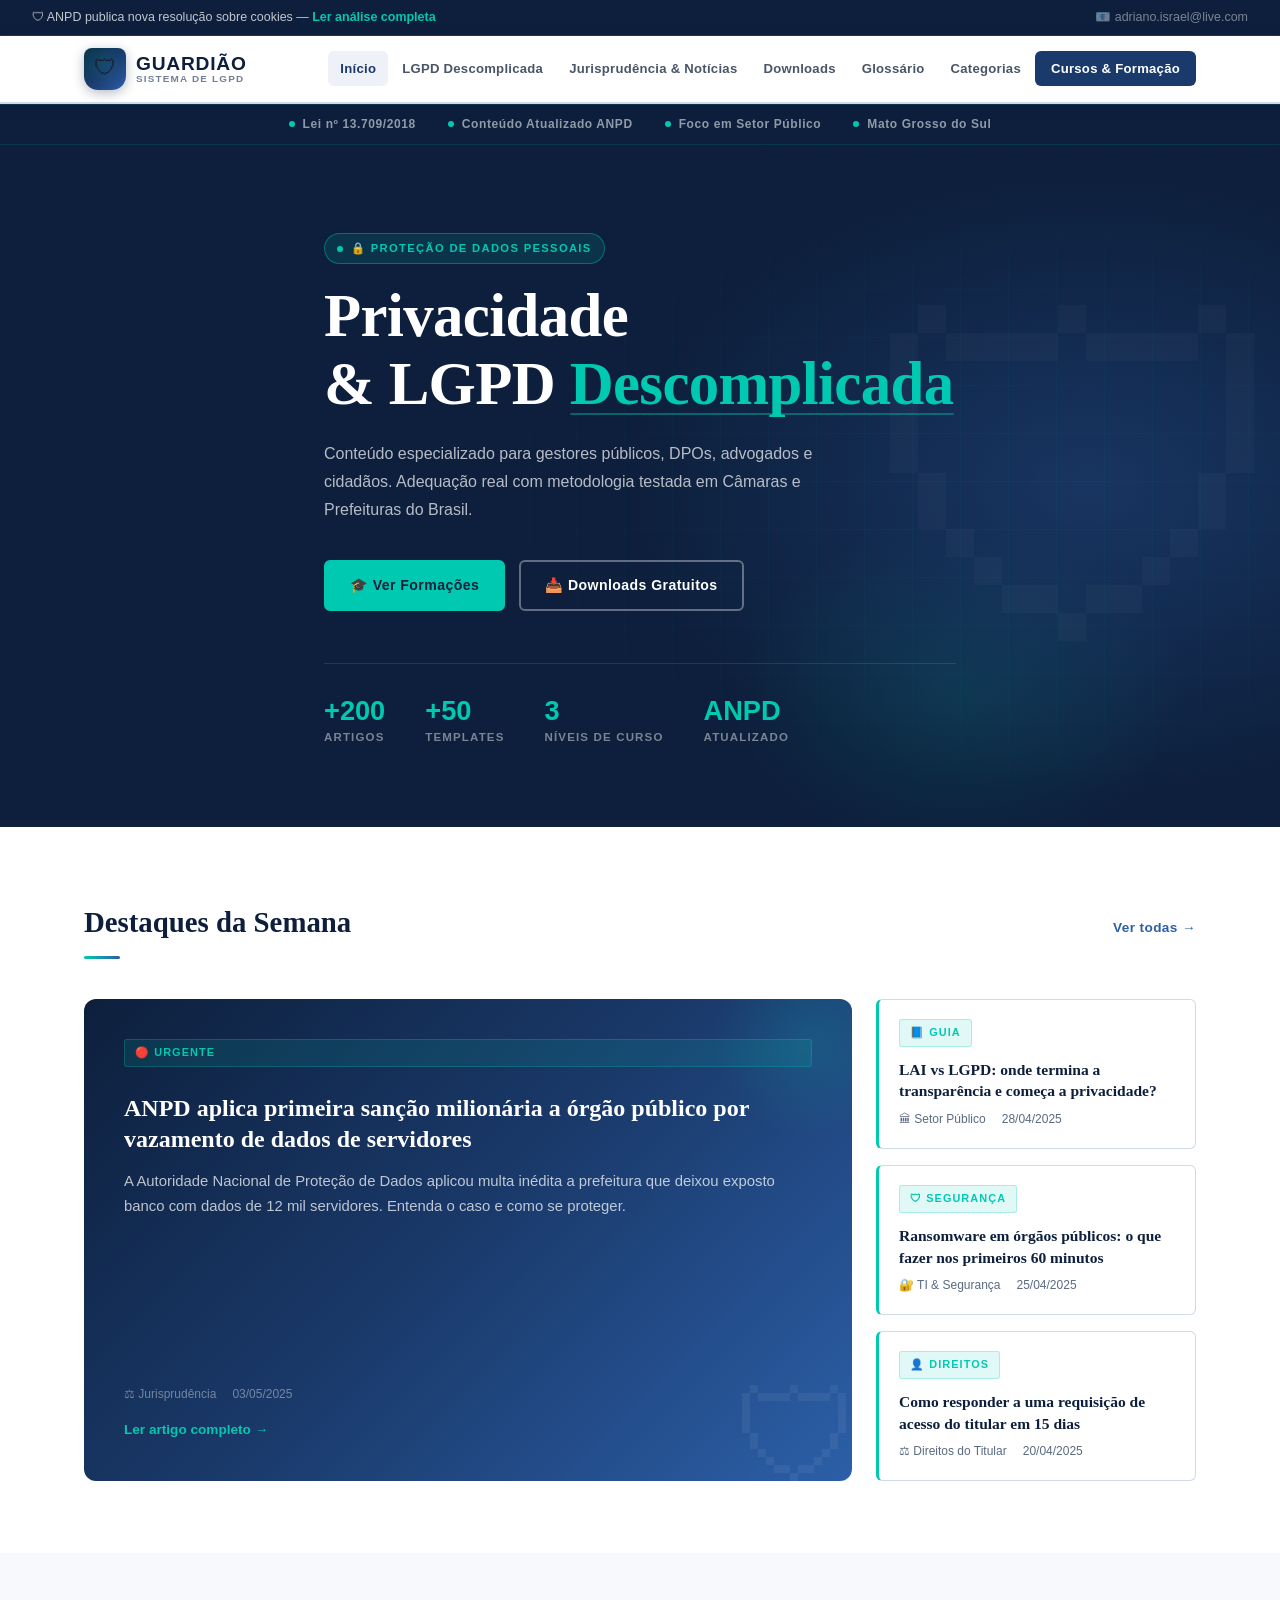
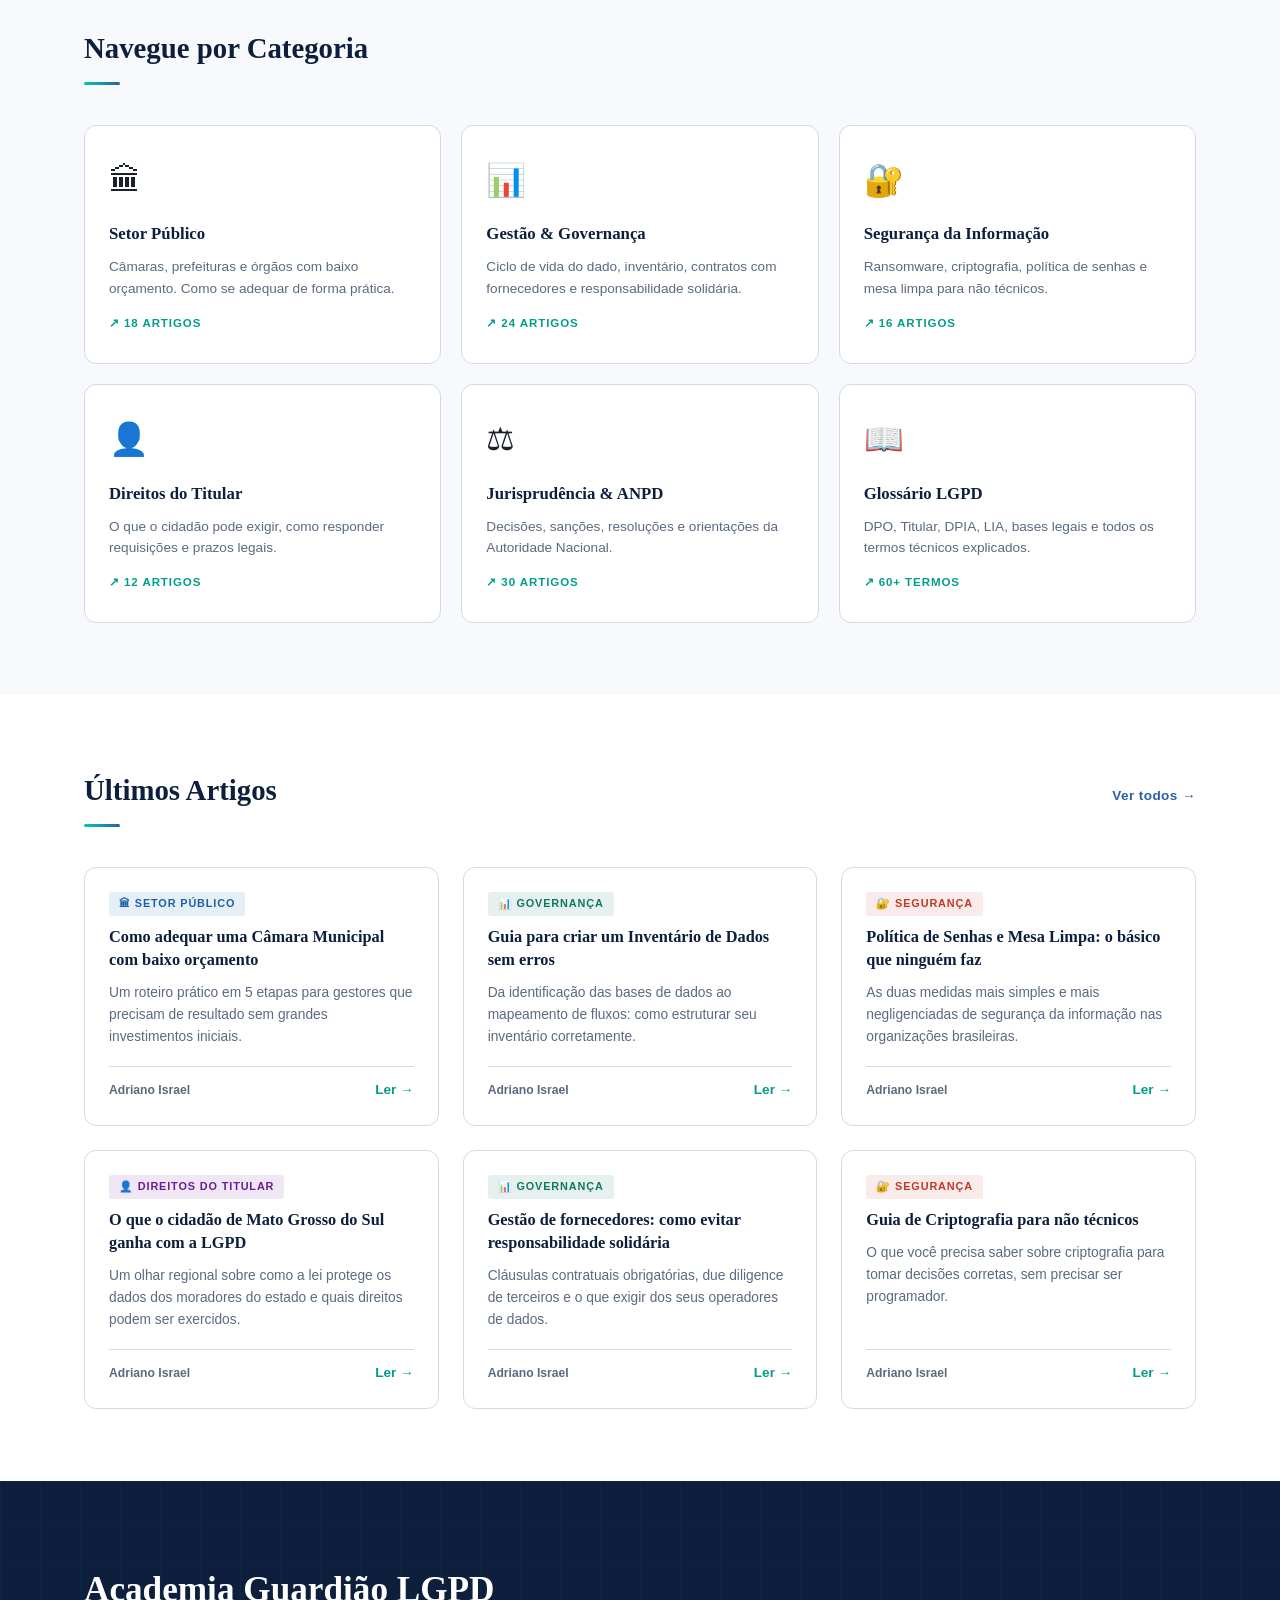
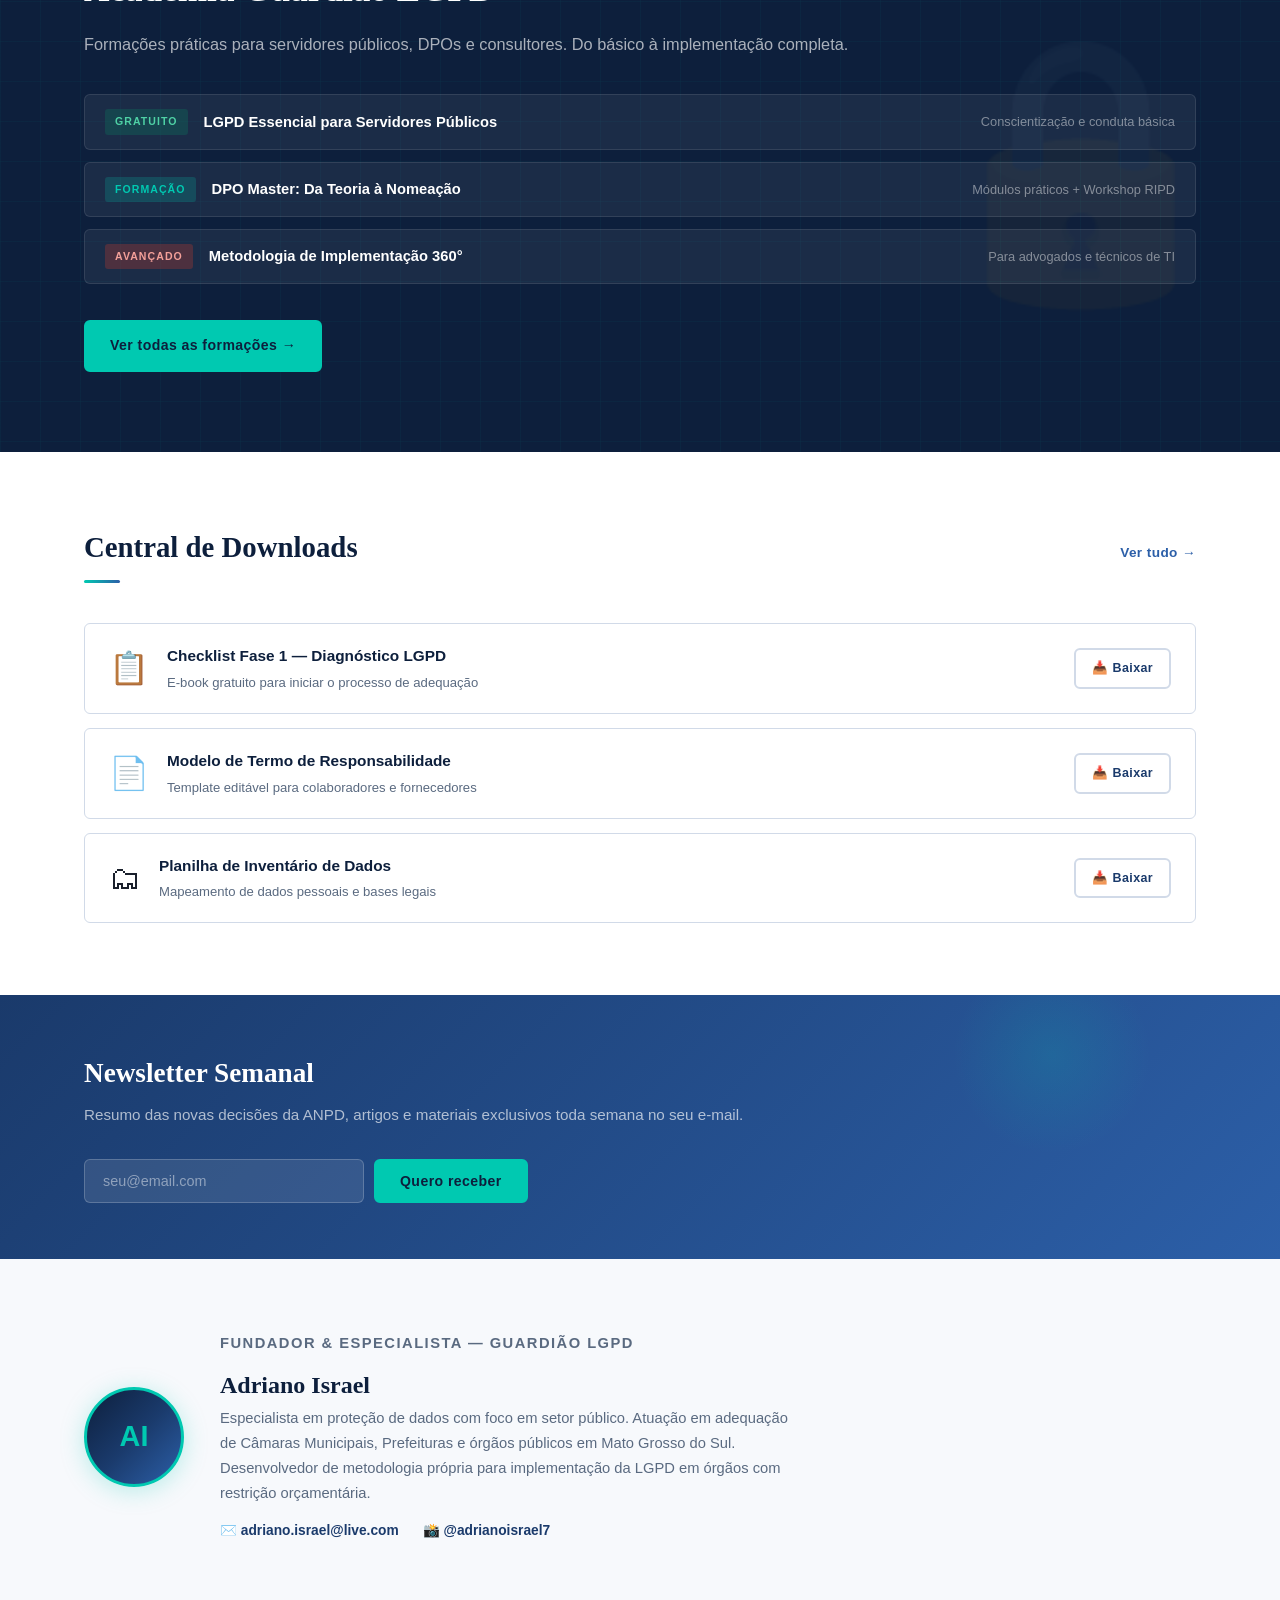
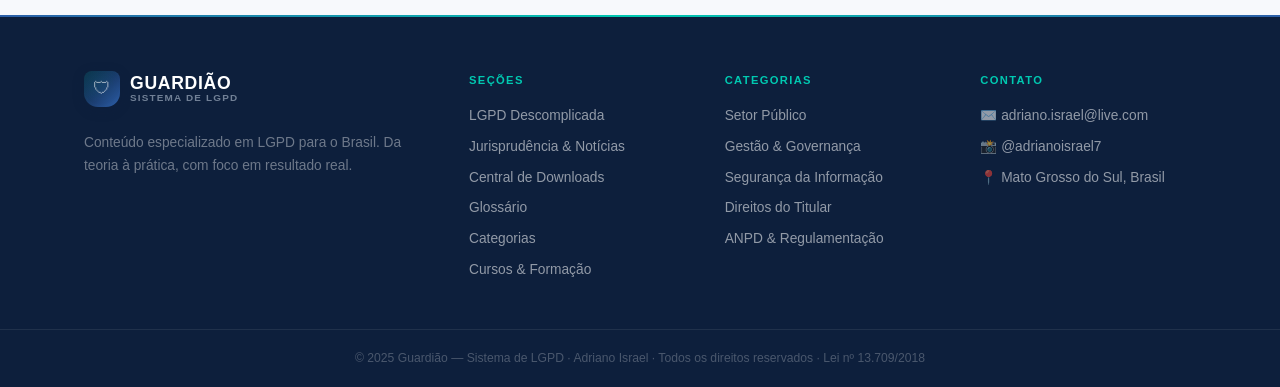
<file: index.html>
<!DOCTYPE html>
<html lang="pt-BR">
<head>
  <meta charset="UTF-8" />
  <meta name="viewport" content="width=device-width, initial-scale=1.0"/>
  <title>Guardião | Sistema de LGPD — Proteção de Dados Descomplicada</title>
  <meta name="description" content="Sistema especializado em LGPD, privacidade e proteção de dados para setor público e privado. Conteúdo educativo, cursos e consultoria.">
  <meta http-equiv="Content-Security-Policy" content="default-src 'self'; script-src 'self' 'unsafe-inline' https://cdn.jsdelivr.net https://script.google.com; style-src 'self' 'unsafe-inline' https://fonts.googleapis.com; font-src 'self' https://fonts.gstatic.com; img-src 'self' data: https:; connect-src 'self' https://script.google.com https://script.googleusercontent.com https://raw.githubusercontent.com;">
  <meta http-equiv="X-Content-Type-Options" content="nosniff">
  <meta name="referrer" content="strict-origin-when-cross-origin">
  <link rel="preconnect" href="https://fonts.googleapis.com">
  <link href="https://fonts.googleapis.com/css2?family=Montserrat:wght@400;500;600;700;800;900&family=Source+Serif+4:ital,wght@0,300;0,400;0,600;0,700;1,400&family=JetBrains+Mono:wght@400;500&display=swap" rel="stylesheet">
  <link rel="stylesheet" href="assets/css/style.css">
</head>
<body>

  <!-- TOPBAR -->
  <div class="topbar">
    <span>🛡 ANPD publica nova resolução sobre cookies — <a href="pages/noticias.html">Ler análise completa</a></span>
    <span class="topbar-right" id="contactEmail">📧 adriano.israel@live.com</span>
  </div>

  <!-- HEADER -->
  <header class="header" id="header">
    <div class="container header-inner">
      <a href="index.html" class="logo">
        <div class="logo-shield">
          <span class="logo-shield-icon">🛡</span>
        </div>
        <div class="logo-text-wrap">
          <span class="logo-title">Guardião<span></span></span>
          <span class="logo-sub">Sistema de LGPD</span>
        </div>
      </a>
      <nav class="nav" id="nav">
        <a href="index.html" class="nav-link active">Início</a>
        <a href="pages/lgpd-descomplicada.html" class="nav-link">LGPD Descomplicada</a>
        <a href="pages/noticias.html" class="nav-link">Jurisprudência & Notícias</a>
        <a href="pages/downloads.html" class="nav-link">Downloads</a>
        <a href="pages/glossario.html" class="nav-link">Glossário</a>
        <a href="pages/categorias.html" class="nav-link">Categorias</a>
        <a href="pages/cursos.html" class="nav-link nav-cta">Cursos & Formação</a>
      </nav>
      <button class="menu-toggle" id="menuToggle" aria-label="Menu">
        <span></span><span></span><span></span>
      </button>
    </div>
  </header>

  <!-- SECURITY STRIP -->
  <div class="security-strip">
    <div class="container security-strip-inner">
      <div class="security-item"><span class="dot"></span> Lei nº 13.709/2018</div>
      <div class="security-item"><span class="dot"></span> Conteúdo Atualizado ANPD</div>
      <div class="security-item"><span class="dot"></span> Foco em Setor Público</div>
      <div class="security-item"><span class="dot"></span> Mato Grosso do Sul</div>
    </div>
  </div>

  <!-- HERO -->
  <section class="hero">
    <div class="hero-bg"></div>
    <div class="container hero-content">
      <div class="hero-badge">🔒 Proteção de Dados Pessoais</div>
      <h1 class="hero-title">
        Privacidade<br>& LGPD <em>Descomplicada</em>
      </h1>
      <p class="hero-desc">
        Conteúdo especializado para gestores públicos, DPOs, advogados e cidadãos.
        Adequação real com metodologia testada em Câmaras e Prefeituras do Brasil.
      </p>
      <div class="hero-actions">
        <a href="pages/cursos.html" class="btn btn-primary">🎓 Ver Formações</a>
        <a href="pages/downloads.html" class="btn btn-outline">📥 Downloads Gratuitos</a>
      </div>
      <div class="hero-stats">
        <div class="stat"><strong>+200</strong><span>Artigos</span></div>
        <div class="stat"><strong>+50</strong><span>Templates</span></div>
        <div class="stat"><strong>3</strong><span>Níveis de Curso</span></div>
        <div class="stat"><strong>ANPD</strong><span>Atualizado</span></div>
      </div>
    </div>
  </section>

  <!-- DESTAQUES -->
  <section class="section">
    <div class="container">
      <div class="section-header">
        <h2>Destaques da Semana</h2>
        <a href="pages/noticias.html" class="ver-mais">Ver todas →</a>
      </div>
      <div class="destaque-grid">
        <article class="destaque-card destaque-principal">
          <div class="card-tag">🔴 Urgente</div>
          <h3>ANPD aplica primeira sanção milionária a órgão público por vazamento de dados de servidores</h3>
          <p>A Autoridade Nacional de Proteção de Dados aplicou multa inédita a prefeitura que deixou exposto banco com dados de 12 mil servidores. Entenda o caso e como se proteger.</p>
          <div class="card-meta"><span>⚖ Jurisprudência</span><span>03/05/2025</span></div>
          <a href="pages/artigo.html?file=/blog-lgpd/content/noticias/sancao-milionaria-orgao-publico.md" class="btn-text">Ler artigo completo →</a>
        </article>
        <div class="destaque-side">
          <article class="mini-card">
            <div class="card-tag">📘 Guia</div>
            <h4>LAI vs LGPD: onde termina a transparência e começa a privacidade?</h4>
            <div class="card-meta"><span>🏛 Setor Público</span><span>28/04/2025</span></div>
          </article>
          <article class="mini-card">
            <div class="card-tag">🛡 Segurança</div>
            <h4>Ransomware em órgãos públicos: o que fazer nos primeiros 60 minutos</h4>
            <div class="card-meta"><span>🔐 TI & Segurança</span><span>25/04/2025</span></div>
          </article>
          <article class="mini-card">
            <div class="card-tag">👤 Direitos</div>
            <h4>Como responder a uma requisição de acesso do titular em 15 dias</h4>
            <div class="card-meta"><span>⚖ Direitos do Titular</span><span>20/04/2025</span></div>
          </article>
        </div>
      </div>
    </div>
  </section>

  <!-- CATEGORIAS -->
  <section class="section section-gray">
    <div class="container">
      <div class="section-header">
        <h2>Navegue por Categoria</h2>
      </div>
      <div class="cat-grid">
        <a href="pages/categorias.html" class="cat-card">
          <span class="cat-icon">🏛</span>
          <h3>Setor Público</h3>
          <p>Câmaras, prefeituras e órgãos com baixo orçamento. Como se adequar de forma prática.</p>
          <span class="cat-count">↗ 18 artigos</span>
        </a>
        <a href="pages/categorias.html" class="cat-card">
          <span class="cat-icon">📊</span>
          <h3>Gestão & Governança</h3>
          <p>Ciclo de vida do dado, inventário, contratos com fornecedores e responsabilidade solidária.</p>
          <span class="cat-count">↗ 24 artigos</span>
        </a>
        <a href="pages/categorias.html" class="cat-card">
          <span class="cat-icon">🔐</span>
          <h3>Segurança da Informação</h3>
          <p>Ransomware, criptografia, política de senhas e mesa limpa para não técnicos.</p>
          <span class="cat-count">↗ 16 artigos</span>
        </a>
        <a href="pages/categorias.html" class="cat-card">
          <span class="cat-icon">👤</span>
          <h3>Direitos do Titular</h3>
          <p>O que o cidadão pode exigir, como responder requisições e prazos legais.</p>
          <span class="cat-count">↗ 12 artigos</span>
        </a>
        <a href="pages/noticias.html" class="cat-card">
          <span class="cat-icon">⚖</span>
          <h3>Jurisprudência & ANPD</h3>
          <p>Decisões, sanções, resoluções e orientações da Autoridade Nacional.</p>
          <span class="cat-count">↗ 30 artigos</span>
        </a>
        <a href="pages/glossario.html" class="cat-card">
          <span class="cat-icon">📖</span>
          <h3>Glossário LGPD</h3>
          <p>DPO, Titular, DPIA, LIA, bases legais e todos os termos técnicos explicados.</p>
          <span class="cat-count">↗ 60+ termos</span>
        </a>
      </div>
    </div>
  </section>

  <!-- ÚLTIMOS ARTIGOS -->
  <section class="section">
    <div class="container">
      <div class="section-header">
        <h2>Últimos Artigos</h2>
        <a href="pages/categorias.html" class="ver-mais">Ver todos →</a>
      </div>
      <div class="artigos-grid">
        <article class="artigo-card">
          <div class="artigo-cat setor">🏛 Setor Público</div>
          <h3>Como adequar uma Câmara Municipal com baixo orçamento</h3>
          <p>Um roteiro prático em 5 etapas para gestores que precisam de resultado sem grandes investimentos iniciais.</p>
          <div class="artigo-footer">
            <span class="autor">Adriano Israel</span>
            <a href="pages/artigo.html?file=/blog-lgpd/content/artigos/setor-publico/camara-municipal-baixo-orcamento.md" class="btn-text">Ler →</a>
          </div>
        </article>
        <article class="artigo-card">
          <div class="artigo-cat governanca">📊 Governança</div>
          <h3>Guia para criar um Inventário de Dados sem erros</h3>
          <p>Da identificação das bases de dados ao mapeamento de fluxos: como estruturar seu inventário corretamente.</p>
          <div class="artigo-footer">
            <span class="autor">Adriano Israel</span>
            <a href="pages/artigo.html?file=/blog-lgpd/content/artigos/gestao-governanca/inventario-de-dados.md" class="btn-text">Ler →</a>
          </div>
        </article>
        <article class="artigo-card">
          <div class="artigo-cat seguranca">🔐 Segurança</div>
          <h3>Política de Senhas e Mesa Limpa: o básico que ninguém faz</h3>
          <p>As duas medidas mais simples e mais negligenciadas de segurança da informação nas organizações brasileiras.</p>
          <div class="artigo-footer">
            <span class="autor">Adriano Israel</span>
            <a href="pages/artigo.html?file=/blog-lgpd/content/artigos/seguranca-da-informacao/politica-senhas-mesa-limpa.md" class="btn-text">Ler →</a>
          </div>
        </article>
        <article class="artigo-card">
          <div class="artigo-cat direitos">👤 Direitos do Titular</div>
          <h3>O que o cidadão de Mato Grosso do Sul ganha com a LGPD</h3>
          <p>Um olhar regional sobre como a lei protege os dados dos moradores do estado e quais direitos podem ser exercidos.</p>
          <div class="artigo-footer">
            <span class="autor">Adriano Israel</span>
            <a href="pages/artigo.html?file=/blog-lgpd/content/artigos/direito-titular/cidadao-ms-lgpd.md" class="btn-text">Ler →</a>
          </div>
        </article>
        <article class="artigo-card">
          <div class="artigo-cat governanca">📊 Governança</div>
          <h3>Gestão de fornecedores: como evitar responsabilidade solidária</h3>
          <p>Cláusulas contratuais obrigatórias, due diligence de terceiros e o que exigir dos seus operadores de dados.</p>
          <div class="artigo-footer">
            <span class="autor">Adriano Israel</span>
            <a href="pages/artigo.html?file=/blog-lgpd/content/artigos/gestao-governanca/gestao-fornecedores-responsabilidade.md" class="btn-text">Ler →</a>
          </div>
        </article>
        <article class="artigo-card">
          <div class="artigo-cat seguranca">🔐 Segurança</div>
          <h3>Guia de Criptografia para não técnicos</h3>
          <p>O que você precisa saber sobre criptografia para tomar decisões corretas, sem precisar ser programador.</p>
          <div class="artigo-footer">
            <span class="autor">Adriano Israel</span>
            <a href="pages/artigo.html?file=/blog-lgpd/content/artigos/seguranca-da-informacao/criptografia-nao-tecnicos.md" class="btn-text">Ler →</a>
          </div>
        </article>
      </div>
    </div>
  </section>

  <!-- CTA CURSOS -->
  <section class="section-cta">
    <div class="container cta-inner">
      <div class="cta-text">
        <h2>Academia Guardião LGPD</h2>
        <p>Formações práticas para servidores públicos, DPOs e consultores. Do básico à implementação completa.</p>
        <div class="cursos-preview">
          <div class="curso-item">
            <span class="curso-nivel gratuito">Gratuito</span>
            <strong>LGPD Essencial para Servidores Públicos</strong>
            <span>Conscientização e conduta básica</span>
          </div>
          <div class="curso-item">
            <span class="curso-nivel pago">Formação</span>
            <strong>DPO Master: Da Teoria à Nomeação</strong>
            <span>Módulos práticos + Workshop RIPD</span>
          </div>
          <div class="curso-item">
            <span class="curso-nivel avancado">Avançado</span>
            <strong>Metodologia de Implementação 360°</strong>
            <span>Para advogados e técnicos de TI</span>
          </div>
        </div>
        <a href="pages/cursos.html" class="btn btn-primary">Ver todas as formações →</a>
      </div>
    </div>
  </section>

  <!-- DOWNLOADS -->
  <section class="section">
    <div class="container">
      <div class="section-header">
        <h2>Central de Downloads</h2>
        <a href="pages/downloads.html" class="ver-mais">Ver tudo →</a>
      </div>
      <div class="downloads-grid">
        <div class="download-card">
          <div class="download-icon">📋</div>
          <div>
            <h4>Checklist Fase 1 — Diagnóstico LGPD</h4>
            <p>E-book gratuito para iniciar o processo de adequação</p>
          </div>
          <a href="https://drive.google.com/file/d/1Ug9Cm7L6EzJ5E6k0MHvowgvdHMQ-Z-t-/view?usp=sharing" class="btn btn-outline btn-sm">📥 Baixar</a>
        </div>
        <div class="download-card">
          <div class="download-icon">📄</div>
          <div>
            <h4>Modelo de Termo de Responsabilidade</h4>
            <p>Template editável para colaboradores e fornecedores</p>
          </div>
          <a href="https://docs.google.com/document/d/11427WGi9Vo7BJHS-fzWpq5HEm51y8I6T/edit?usp=drive_link" class="btn btn-outline btn-sm">📥 Baixar</a>
        </div>
        <div class="download-card">
          <div class="download-icon">🗂</div>
          <div>
            <h4>Planilha de Inventário de Dados</h4>
            <p>Mapeamento de dados pessoais e bases legais</p>
          </div>
          <a href="https://docs.google.com/spreadsheets/d/1qSDPGTg39gOju3tE3MCVQftLQtHDyWve/edit?usp=drive_link" class="btn btn-outline btn-sm">📥 Baixar</a>
        </div>
      </div>
    </div>
  </section>

  <!-- NEWSLETTER -->
  <section class="section-newsletter">
    <div class="container newsletter-inner">
      <div>
        <h2>Newsletter Semanal</h2>
        <p>Resumo das novas decisões da ANPD, artigos e materiais exclusivos toda semana no seu e-mail.</p>
      </div>
      <form class="newsletter-form" id="newsletterForm" onsubmit="submitNewsletter(event)">
        <input type="email" id="newsletterEmail" placeholder="seu@email.com" required autocomplete="email" />
        <button type="submit" id="newsletterBtn" class="btn btn-primary">Quero receber</button>
      </form>
      <p id="newsletterMsg" style="display:none; color:var(--cyan); font-size:0.85rem; font-weight:700; margin-top:10px;"></p>
    </div>
  </section>

  <!-- SOBRE O AUTOR -->
  <section class="section section-gray">
    <div class="container autor-section">
      <div class="autor-avatar">AI</div>
      <div class="autor-info">
        <p class="autor-cargo">Fundador & Especialista — Guardião LGPD</p>
        <h2>Adriano Israel</h2>
        <p>Especialista em proteção de dados com foco em setor público. Atuação em adequação de Câmaras Municipais, Prefeituras e órgãos públicos em Mato Grosso do Sul. Desenvolvedor de metodologia própria para implementação da LGPD em órgãos com restrição orçamentária.</p>
        <div class="autor-contatos">
          <a href="mailto:adriano.israel@live.com">✉️ adriano.israel@live.com</a>
          <a href="https://instagram.com/adrianoisrael7" target="_blank">📸 @adrianoisrael7</a>
        </div>
      </div>
    </div>
  </section>

  <!-- FOOTER -->
  <footer class="footer">
    <div class="container footer-grid">
      <div>
        <a href="index.html" class="logo" style="margin-bottom: 12px; display:inline-flex;">
          <div class="logo-shield" style="width:36px;height:36px;"><span class="logo-shield-icon" style="font-size:1.1rem;">🛡</span></div>
          <div class="logo-text-wrap">
            <span class="logo-title" style="color:white;font-size:1.1rem;">Guardião<span style="color:var(--cyan)"></span></span>
            <span class="logo-sub">Sistema de LGPD</span>
          </div>
        </a>
        <p class="footer-desc">Conteúdo especializado em LGPD para o Brasil. Da teoria à prática, com foco em resultado real.</p>
      </div>
      <div>
        <h4>Seções</h4>
        <ul>
          <li><a href="pages/lgpd-descomplicada.html">LGPD Descomplicada</a></li>
          <li><a href="pages/noticias.html">Jurisprudência & Notícias</a></li>
          <li><a href="pages/downloads.html">Central de Downloads</a></li>
          <li><a href="pages/glossario.html">Glossário</a></li>
          <li><a href="pages/categorias.html">Categorias</a></li>
          <li><a href="pages/cursos.html">Cursos & Formação</a></li>
        </ul>
      </div>
      <div>
        <h4>Categorias</h4>
        <ul>
          <li><a href="pages/categorias.html">Setor Público</a></li>
          <li><a href="pages/categorias.html">Gestão & Governança</a></li>
          <li><a href="pages/categorias.html">Segurança da Informação</a></li>
          <li><a href="pages/categorias.html">Direitos do Titular</a></li>
          <li><a href="pages/categorias.html">ANPD & Regulamentação</a></li>
        </ul>
      </div>
      <div>
        <h4>Contato</h4>
        <ul>
          <li>✉️ adriano.israel@live.com</li>
          <li>📸 @adrianoisrael7</li>
          <li>📍 Mato Grosso do Sul, Brasil</li>
        </ul>
      </div>
    </div>
    <div class="footer-bottom">
      <p>© 2025 Guardião — Sistema de LGPD · Adriano Israel · Todos os direitos reservados · Lei nº 13.709/2018</p>
    </div>
  </footer>

  <script src="assets/js/script.js"></script>
  <script>
    // ── E-mail ofuscado ──────────────────────────────────────────────
    document.addEventListener('DOMContentLoaded', function() {
      const emailParts = ['adriano.israel', '@', 'live.com'];
      const fullEmail = emailParts.join('');
      const el = document.getElementById('contactEmail');
      if (el) {
        el.textContent = '📧 ' + fullEmail;
        el.style.cursor = 'pointer';
        el.addEventListener('click', () => { window.location.href = 'mailto:' + fullEmail; });
      }
    });

    // ── Newsletter → Google Sheets via Apps Script ───────────────────
    // INSTRUÇÕES DE CONFIGURAÇÃO:
    // 1. Abra sua planilha Google Sheets (contato-site / aba Newsletter)
    // 2. No menu: Extensões → Apps Script
    // 3. Cole o conteúdo do arquivo "newsletter-apps-script.gs" fornecido
    // 4. Clique em "Implantar" → "Nova implantação" → Tipo: "App da Web"
    //    - Executar como: Eu mesmo
    //    - Quem tem acesso: Qualquer pessoa
    // 5. Copie a URL gerada e substitua APPS_SCRIPT_URL abaixo
    const APPS_SCRIPT_URL = 'https://script.google.com/macros/s/AKfycbyqmA7QHSbxz3yjy8NwiARkiNwsJusvo1oZgm0FSB0jFD9HjIKhR-jmIMENL0YY8aMj/exec';

    async function submitNewsletter(e) {
      e.preventDefault();

      const emailInput = document.getElementById('newsletterEmail');
      const btn        = document.getElementById('newsletterBtn');
      const msg        = document.getElementById('newsletterMsg');
      const email      = emailInput.value.trim();

      // Validação básica
      if (!email || !/^[^\s@]+@[^\s@]+\.[^\s@]+$/.test(email)) return;

      // Rate limit simples: máx 3 envios por hora por sessão
      const key = 'nl_submissions';
      const now = Date.now();
      const history = JSON.parse(sessionStorage.getItem(key) || '[]')
        .filter(t => now - t < 3_600_000);
      if (history.length >= 3) {
        showMsg(msg, '⚠ Muitas tentativas. Aguarde um momento.', '#f4a09a');
        return;
      }

      // UI: carregando
      btn.disabled = true;
      btn.textContent = 'Enviando...';
      msg.style.display = 'none';

      try {
        // Apps Script aceita GET com parâmetros (evita preflight CORS)
        const url = `${APPS_SCRIPT_URL}?email=${encodeURIComponent(email)}&origem=index&ts=${now}`;
        await fetch(url, { method: 'GET', mode: 'no-cors' });

        // Registrar envio (no-cors não retorna resposta, assumimos sucesso)
        history.push(now);
        sessionStorage.setItem(key, JSON.stringify(history));

        // UI: sucesso
        showMsg(msg, '✅ Inscrito com sucesso! Obrigado.', 'var(--cyan)');
        emailInput.value = '';
        btn.textContent = '✅ Inscrito!';
        setTimeout(() => {
          btn.textContent = 'Quero receber';
          btn.disabled = false;
          msg.style.display = 'none';
        }, 4000);

      } catch {
        showMsg(msg, '❌ Erro ao conectar. Tente novamente.', '#f4a09a');
        btn.textContent = 'Quero receber';
        btn.disabled = false;
      }
    }

    function showMsg(el, text, color) {
      el.textContent = text;
      el.style.color = color;
      el.style.display = 'block';
    }
  </script>
</body>
</html>
</file>
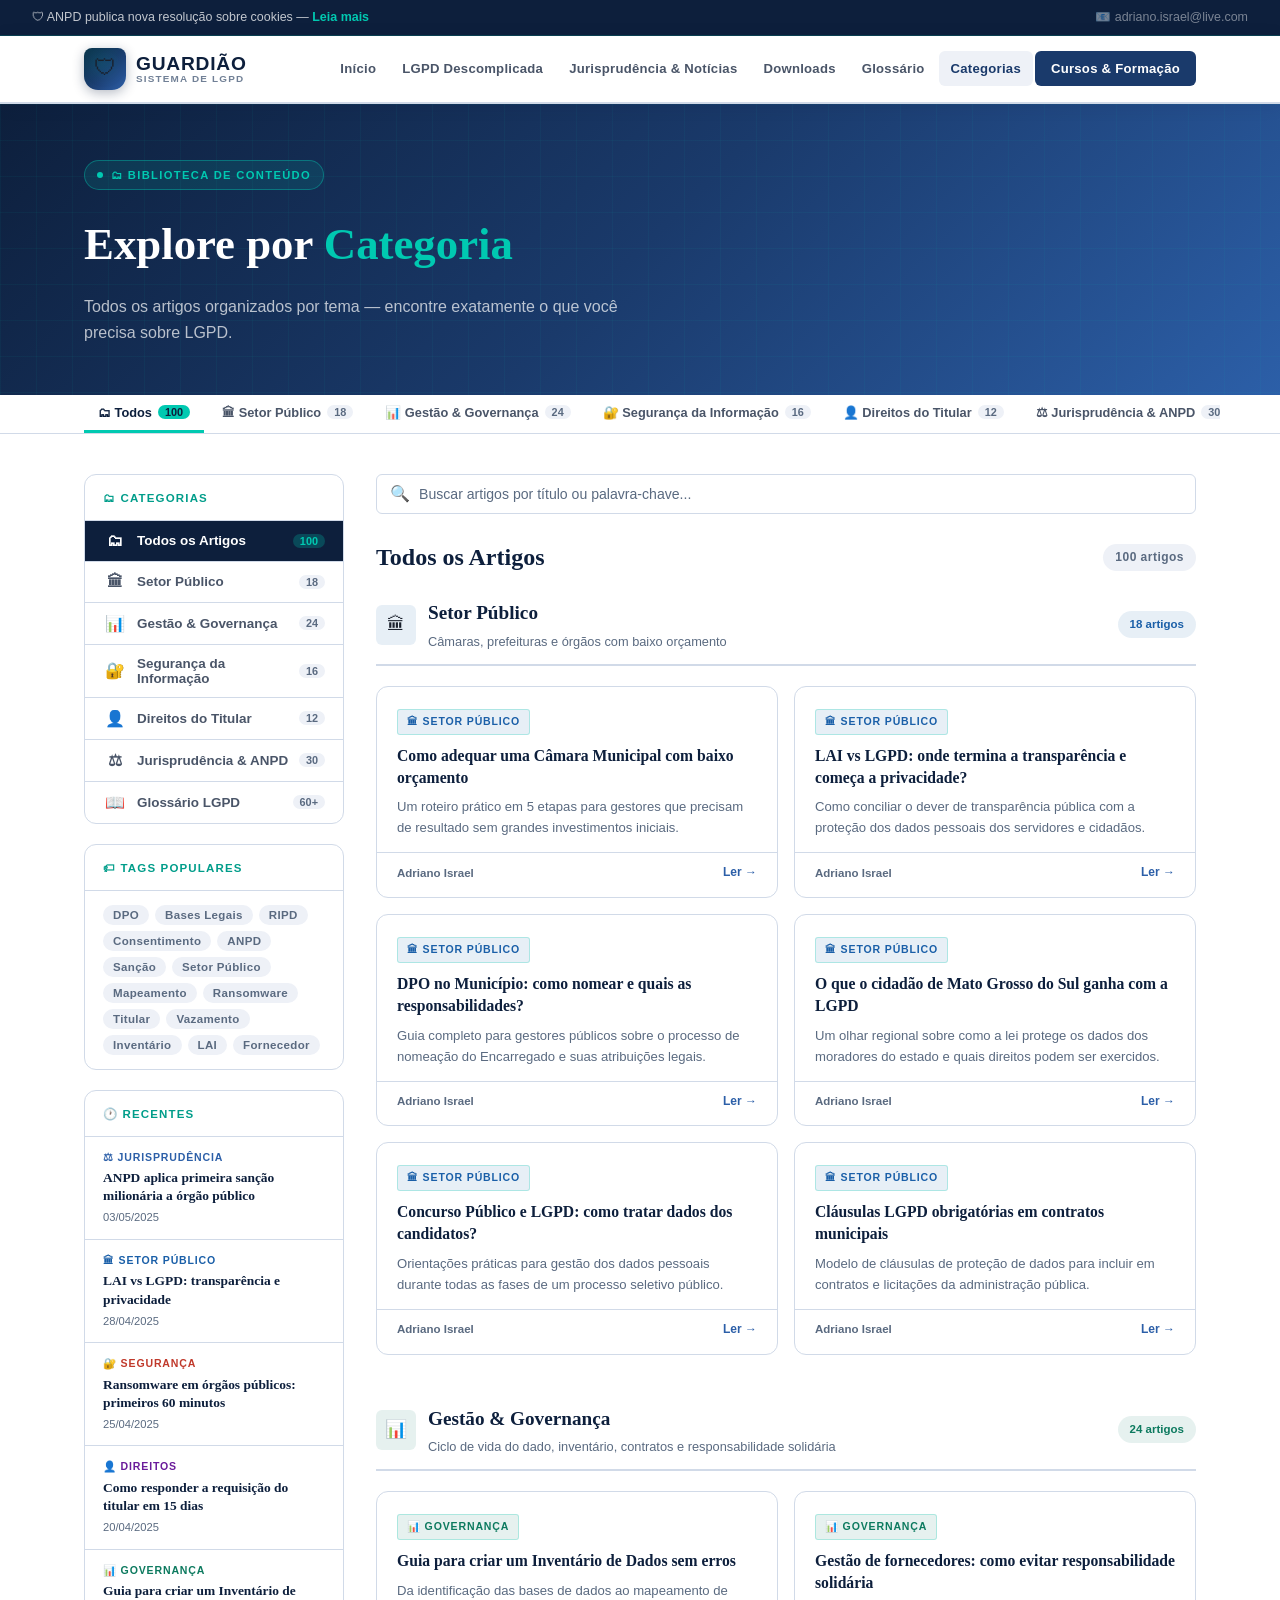
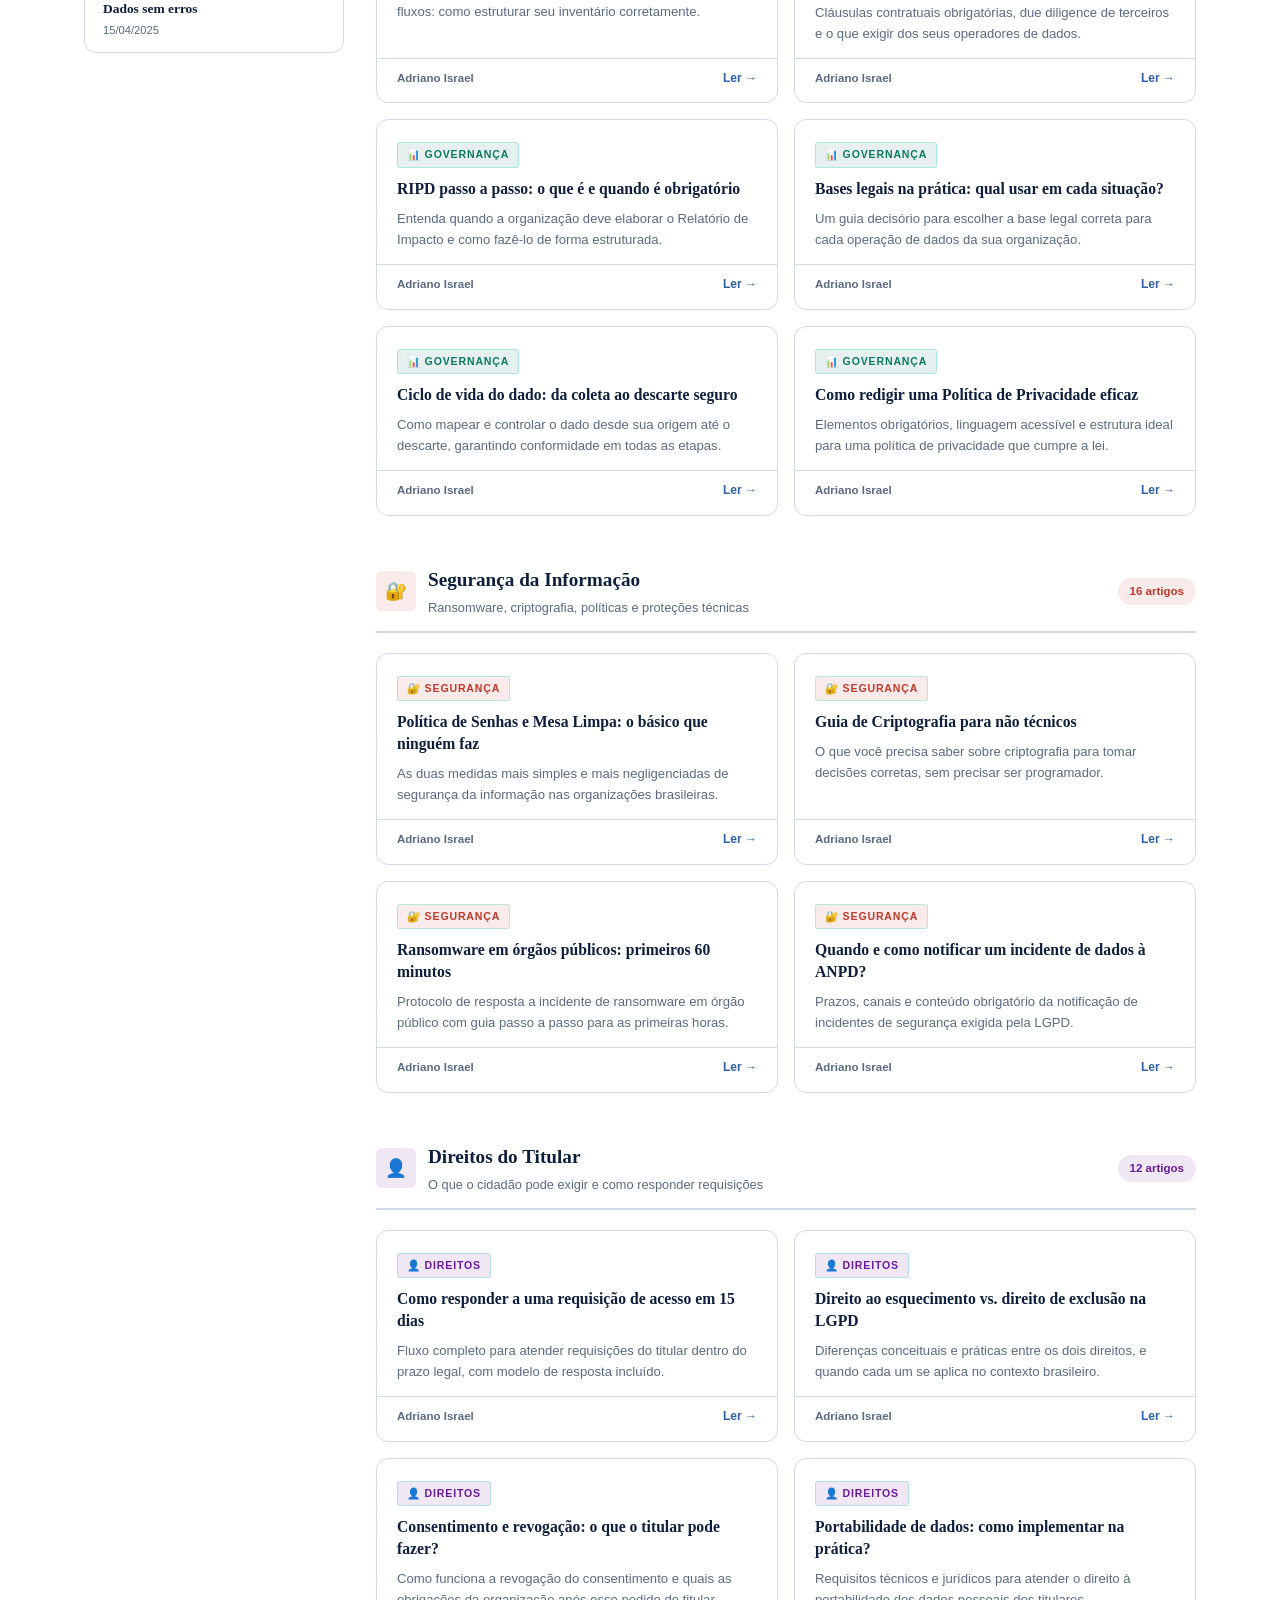
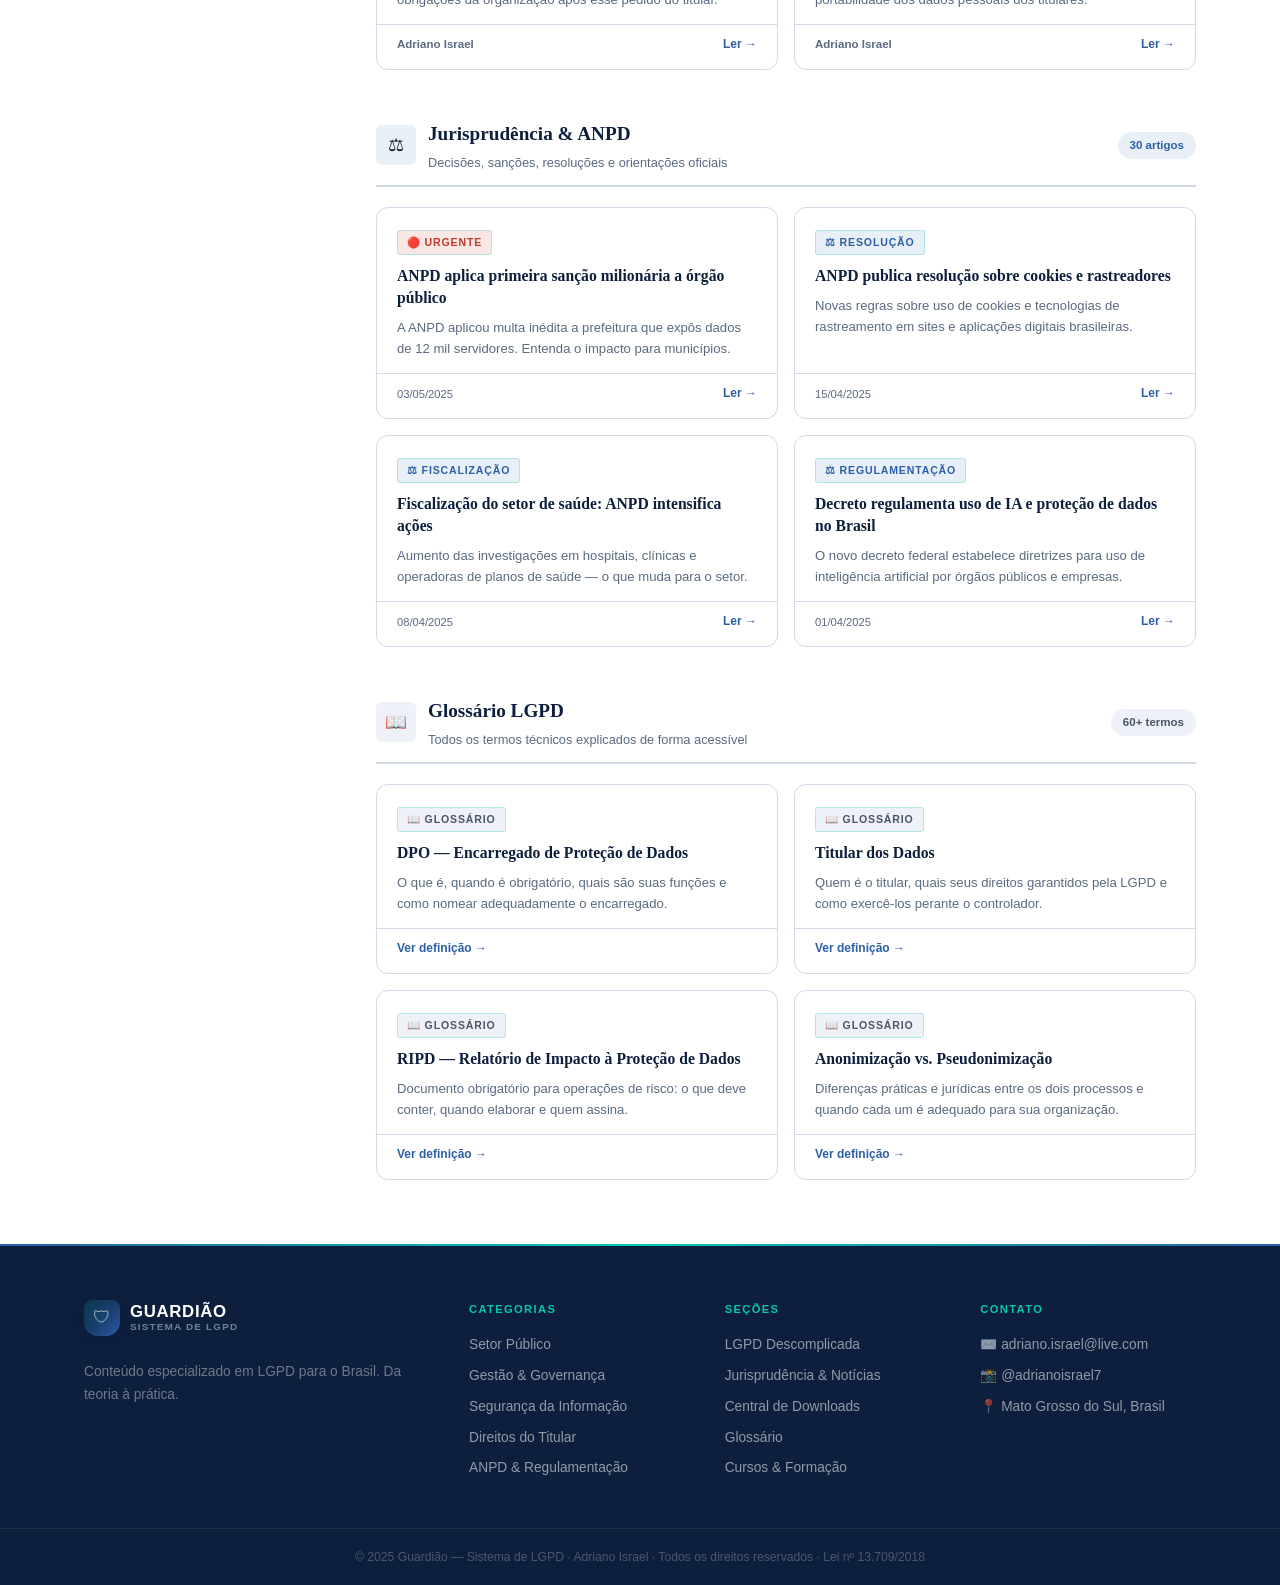
<file: pages/categorias.html>
<!DOCTYPE html>
<html lang="pt-BR">

<head>
  <meta charset="UTF-8" />
  <meta name="viewport" content="width=device-width, initial-scale=1.0" />
  <meta http-equiv="Content-Security-Policy"
    content="default-src 'self'; script-src 'self' 'unsafe-inline' https://cdn.jsdelivr.net https://script.google.com; style-src 'self' 'unsafe-inline' https://fonts.googleapis.com; font-src 'self' https://fonts.gstatic.com; img-src 'self' data: https:; connect-src 'self' https://script.google.com https://script.googleusercontent.com https://raw.githubusercontent.com;">
  <meta http-equiv="X-Content-Type-Options" content="nosniff">
  <meta name="referrer" content="strict-origin-when-cross-origin">
  <title>Categorias | Guardião — Sistema de LGPD</title>
  <meta name="description"
    content="Explore todos os artigos do Guardião LGPD organizados por categoria: Setor Público, Governança, Segurança da Informação, Direitos do Titular e mais.">
  <link rel="preconnect" href="https://fonts.googleapis.com">
  <link
    href="https://fonts.googleapis.com/css2?family=Montserrat:wght@400;500;600;700;800;900&family=Source+Serif+4:ital,wght@0,300;0,400;0,600;0,700;1,400&family=JetBrains+Mono:wght@400;500&display=swap"
    rel="stylesheet">
  <link rel="stylesheet" href="../assets/css/style.css">
  <style>
    /* ── Estilos exclusivos da página Categorias ──────────────────────
       Apenas o que NÃO existe no style.css compartilhado.
       Usa as CSS vars do tema para manter consistência total.
    ─────────────────────────────────────────────────────────────────── */

    /* Barra de filtro por categoria (pills) */
    .cat-filter-bar {
      background: var(--white);
      border-bottom: 1px solid var(--gray-border);
      position: sticky;
      top: 57px;
      z-index: 90;
    }

    .cat-filter-inner {
      max-width: 1160px;
      margin: auto;
      padding: 0 24px;
      display: flex;
      gap: 4px;
      overflow-x: auto;
      scrollbar-width: none;
      -webkit-overflow-scrolling: touch;
    }

    .cat-filter-inner::-webkit-scrollbar {
      display: none;
    }

    .filter-pill {
      display: flex;
      align-items: center;
      gap: 6px;
      padding: 10px 14px;
      border: none;
      background: transparent;
      font-family: 'Montserrat', sans-serif;
      font-size: 0.8rem;
      font-weight: 700;
      color: var(--steel);
      cursor: pointer;
      white-space: nowrap;
      border-bottom: 3px solid transparent;
      transition: var(--transition);
    }

    .filter-pill:hover {
      color: var(--navy);
    }

    .filter-pill.active {
      color: var(--navy-deep);
      border-bottom-color: var(--cyan);
    }

    .filter-pill .pill-count {
      background: var(--gray-bg);
      color: var(--text-muted);
      border-radius: 20px;
      padding: 1px 7px;
      font-size: 0.68rem;
      font-weight: 800;
    }

    .filter-pill.active .pill-count {
      background: var(--cyan);
      color: var(--navy-deep);
    }

    /* Layout: sidebar + conteúdo */
    .page-layout {
      display: grid;
      grid-template-columns: 260px 1fr;
      gap: 32px;
      padding: 40px 0 64px;
      align-items: start;
    }

    @media (max-width: 900px) {
      .page-layout {
        grid-template-columns: 1fr;
      }

      .page-sidebar {
        display: none;
      }
    }

    /* Sidebar */
    .page-sidebar {
      display: flex;
      flex-direction: column;
      gap: 20px;
    }

    .sidebar-widget {
      background: var(--white);
      border: 1px solid var(--gray-border);
      border-radius: var(--radius-lg);
      overflow: hidden;
    }

    .sidebar-widget-title {
      font-family: 'Montserrat', sans-serif;
      font-size: 0.72rem;
      font-weight: 800;
      letter-spacing: 0.1em;
      text-transform: uppercase;
      color: var(--cyan-dark);
      padding: 14px 18px 12px;
      border-bottom: 1px solid var(--gray-border);
    }

    /* Lista de categorias na sidebar */
    .sidebar-cat-list {
      list-style: none;
    }

    .sidebar-cat-item {
      border-bottom: 1px solid var(--gray-border);
    }

    .sidebar-cat-item:last-child {
      border-bottom: none;
    }

    .sidebar-cat-btn {
      display: flex;
      align-items: center;
      gap: 10px;
      width: 100%;
      padding: 11px 18px;
      background: transparent;
      border: none;
      cursor: pointer;
      text-align: left;
      font-family: 'Montserrat', sans-serif;
      font-size: 0.84rem;
      font-weight: 600;
      color: var(--steel);
      transition: var(--transition);
    }

    .sidebar-cat-btn:hover {
      background: var(--gray-bg);
      color: var(--navy);
    }

    .sidebar-cat-btn.active {
      background: var(--navy-deep);
      color: var(--white);
    }

    .sidebar-cat-btn.active .scat-count {
      background: rgba(0, 201, 177, 0.25);
      color: var(--cyan);
    }

    .scat-icon {
      font-size: 1rem;
      width: 24px;
      text-align: center;
      flex-shrink: 0;
    }

    .scat-label {
      flex: 1;
    }

    .scat-count {
      background: var(--gray-bg);
      color: var(--text-muted);
      border-radius: 20px;
      padding: 1px 7px;
      font-size: 0.68rem;
      font-weight: 800;
      flex-shrink: 0;
    }

    /* Tag cloud */
    .tag-cloud {
      display: flex;
      flex-wrap: wrap;
      gap: 6px;
      padding: 14px 18px;
    }

    .tag-chip {
      background: var(--gray-bg);
      color: var(--text-muted);
      font-family: 'Montserrat', sans-serif;
      font-size: 0.72rem;
      font-weight: 700;
      padding: 4px 10px;
      border-radius: 20px;
      cursor: pointer;
      transition: var(--transition);
      border: none;
      letter-spacing: 0.03em;
    }

    .tag-chip:hover {
      background: var(--navy);
      color: var(--white);
    }

    /* Artigos recentes na sidebar */
    .recent-list {
      list-style: none;
    }

    .recent-item {
      padding: 12px 18px;
      border-bottom: 1px solid var(--gray-border);
      display: flex;
      flex-direction: column;
      gap: 3px;
    }

    .recent-item:last-child {
      border-bottom: none;
    }

    .recent-cat-label {
      font-size: 0.66rem;
      font-weight: 800;
      text-transform: uppercase;
      letter-spacing: 0.08em;
    }

    .recent-cat-label.setor {
      color: var(--setor);
    }

    .recent-cat-label.gov {
      color: var(--governanca);
    }

    .recent-cat-label.seg {
      color: var(--seguranca);
    }

    .recent-cat-label.dir {
      color: var(--direitos);
    }

    .recent-cat-label.anpd {
      color: var(--navy-mid);
    }

    .recent-link {
      font-family: 'Source Serif 4', serif;
      font-size: 0.84rem;
      font-weight: 600;
      color: var(--navy-deep);
      line-height: 1.35;
      text-decoration: none;
      transition: var(--transition);
    }

    .recent-link:hover {
      color: var(--cyan-dark);
    }

    .recent-date {
      font-size: 0.7rem;
      color: var(--text-muted);
    }

    /* Área principal */
    .main-content {
      min-width: 0;
    }

    .content-header {
      display: flex;
      align-items: center;
      justify-content: space-between;
      margin-bottom: 20px;
    }

    .content-header h2 {
      font-family: 'Source Serif 4', serif;
      font-size: 1.5rem;
      font-weight: 700;
      color: var(--navy-deep);
    }

    .count-badge {
      background: var(--gray-bg);
      color: var(--text-muted);
      font-family: 'Montserrat', sans-serif;
      font-size: 0.75rem;
      font-weight: 800;
      padding: 4px 12px;
      border-radius: 20px;
      letter-spacing: 0.04em;
    }

    /* Barra de busca */
    .search-bar {
      position: relative;
      margin-bottom: 24px;
    }

    .search-bar input {
      width: 100%;
      padding: 11px 16px 11px 42px;
      border: 1.5px solid var(--gray-border);
      border-radius: var(--radius);
      font-family: 'Montserrat', sans-serif;
      font-size: 0.88rem;
      background: var(--white);
      color: var(--text);
      transition: var(--transition);
      outline: none;
    }

    .search-bar input:focus {
      border-color: var(--cyan);
      box-shadow: 0 0 0 3px var(--cyan-glow);
    }

    .search-bar input::placeholder {
      color: var(--text-muted);
    }

    .search-icon {
      position: absolute;
      left: 14px;
      top: 50%;
      transform: translateY(-50%);
      color: var(--text-muted);
      font-size: 1rem;
      pointer-events: none;
    }

    /* Seções de categoria */
    .cat-section {
      display: none;
    }

    .cat-section.visible {
      display: block;
    }

    .cat-section+.cat-section.visible {
      margin-top: 48px;
    }

    .cat-section-header {
      display: flex;
      align-items: center;
      gap: 12px;
      margin-bottom: 20px;
      padding-bottom: 12px;
      border-bottom: 2px solid var(--gray-border);
    }

    .cat-section-icon {
      width: 40px;
      height: 40px;
      border-radius: var(--radius);
      display: flex;
      align-items: center;
      justify-content: center;
      font-size: 1.1rem;
      flex-shrink: 0;
    }

    .cat-section-icon.setor {
      background: rgba(26, 95, 168, 0.1);
    }

    .cat-section-icon.gov {
      background: rgba(13, 122, 95, 0.1);
    }

    .cat-section-icon.seg {
      background: rgba(192, 57, 43, 0.1);
    }

    .cat-section-icon.dir {
      background: rgba(106, 27, 154, 0.1);
    }

    .cat-section-icon.anpd {
      background: rgba(44, 95, 168, 0.1);
    }

    .cat-section-icon.glos {
      background: var(--gray-bg);
    }

    .cat-section-header h3 {
      font-family: 'Source Serif 4', serif;
      font-size: 1.2rem;
      font-weight: 700;
      color: var(--navy-deep);
    }

    .cat-section-header p {
      font-size: 0.8rem;
      color: var(--text-muted);
      margin-top: 2px;
    }

    .cat-section-badge {
      margin-left: auto;
      font-family: 'Montserrat', sans-serif;
      font-size: 0.72rem;
      font-weight: 800;
      padding: 4px 12px;
      border-radius: 20px;
      flex-shrink: 0;
    }

    .cat-section-badge.setor {
      background: rgba(26, 95, 168, 0.1);
      color: var(--setor);
    }

    .cat-section-badge.gov {
      background: rgba(13, 122, 95, 0.1);
      color: var(--governanca);
    }

    .cat-section-badge.seg {
      background: rgba(192, 57, 43, 0.1);
      color: var(--seguranca);
    }

    .cat-section-badge.dir {
      background: rgba(106, 27, 154, 0.1);
      color: var(--direitos);
    }

    .cat-section-badge.anpd {
      background: rgba(44, 95, 168, 0.1);
      color: var(--navy-mid);
    }

    .cat-section-badge.glos {
      background: var(--gray-bg);
      color: var(--steel);
    }

    /* Cards de artigo na grade */
    .articles-grid {
      display: grid;
      grid-template-columns: repeat(auto-fill, minmax(280px, 1fr));
      gap: 16px;
    }

    .article-card {
      background: var(--white);
      border: 1px solid var(--gray-border);
      border-radius: var(--radius-lg);
      overflow: hidden;
      display: flex;
      flex-direction: column;
      transition: var(--transition);
      text-decoration: none;
      color: inherit;
      position: relative;
    }

    .article-card::before {
      content: '';
      position: absolute;
      top: 0;
      left: 0;
      right: 0;
      height: 3px;
      background: linear-gradient(90deg, var(--cyan), var(--navy-mid));
      transform: scaleX(0);
      transition: transform 0.3s ease;
    }

    .article-card:hover {
      transform: translateY(-3px);
      box-shadow: var(--shadow-lg);
    }

    .article-card:hover::before {
      transform: scaleX(1);
    }

    .card-body {
      padding: 20px 20px 14px;
      flex: 1;
    }

    .card-tag {
      display: inline-flex;
      align-items: center;
      gap: 5px;
      font-family: 'Montserrat', sans-serif;
      font-size: 0.66rem;
      font-weight: 800;
      text-transform: uppercase;
      letter-spacing: 0.08em;
      padding: 3px 9px;
      border-radius: 3px;
      margin-bottom: 10px;
    }

    .card-tag.setor {
      background: rgba(26, 95, 168, 0.1);
      color: var(--setor);
    }

    .card-tag.gov {
      background: rgba(13, 122, 95, 0.1);
      color: var(--governanca);
    }

    .card-tag.seg {
      background: rgba(192, 57, 43, 0.1);
      color: var(--seguranca);
    }

    .card-tag.dir {
      background: rgba(106, 27, 154, 0.1);
      color: var(--direitos);
    }

    .card-tag.anpd {
      background: rgba(44, 95, 168, 0.1);
      color: var(--navy-mid);
    }

    .card-tag.glos {
      background: var(--gray-bg);
      color: var(--steel);
    }

    .card-tag.urgent {
      background: rgba(192, 57, 43, 0.12);
      color: var(--seguranca);
    }

    .card-title {
      font-family: 'Source Serif 4', serif;
      font-size: 0.98rem;
      font-weight: 700;
      color: var(--navy-deep);
      line-height: 1.4;
      margin-bottom: 8px;
    }

    .card-excerpt {
      font-size: 0.82rem;
      color: var(--text-muted);
      line-height: 1.6;
    }

    .card-footer {
      padding: 10px 20px 14px;
      border-top: 1px solid var(--gray-border);
      display: flex;
      align-items: center;
      justify-content: space-between;
      gap: 8px;
    }

    .card-author {
      font-family: 'Montserrat', sans-serif;
      font-size: 0.72rem;
      font-weight: 600;
      color: var(--text-muted);
    }

    .card-date {
      font-family: 'Montserrat', sans-serif;
      font-size: 0.7rem;
      color: var(--text-muted);
    }

    .card-cta {
      font-family: 'Montserrat', sans-serif;
      font-size: 0.75rem;
      font-weight: 800;
      color: var(--navy-mid);
      white-space: nowrap;
    }

    .card-cta::after {
      content: ' →';
    }

    /* Estado vazio */
    .empty-state {
      text-align: center;
      padding: 56px 24px;
      color: var(--text-muted);
    }

    .empty-state .empty-icon {
      font-size: 3rem;
      margin-bottom: 12px;
    }

    .empty-state p {
      font-size: 0.92rem;
      line-height: 1.7;
    }
  </style>
</head>

<body>

  <!-- TOPBAR -->
  <div class="topbar">
    <span>🛡 ANPD publica nova resolução sobre cookies — <a href="noticias.html">Leia mais</a></span>
    <span class="topbar-right">📧 adriano.israel@live.com</span>
  </div>

  <!-- HEADER -->
  <header class="header" id="header">
    <div class="container header-inner">
      <a href="../index.html" class="logo">
        <div class="logo-shield">
          <span class="logo-shield-icon">🛡</span>
        </div>
        <div class="logo-text-wrap">
          <span class="logo-title">Guardião<span></span></span>
          <span class="logo-sub">Sistema de LGPD</span>
        </div>
      </a>
      <nav class="nav" id="nav">
        <a href="../index.html" class="nav-link">Início</a>
        <a href="lgpd-descomplicada.html" class="nav-link">LGPD Descomplicada</a>
        <a href="noticias.html" class="nav-link">Jurisprudência & Notícias</a>
        <a href="downloads.html" class="nav-link">Downloads</a>
        <a href="glossario.html" class="nav-link">Glossário</a>
        <a href="categorias.html" class="nav-link active">Categorias</a>
        <a href="cursos.html" class="nav-link nav-cta">Cursos & Formação</a>
      </nav>
      <button class="menu-toggle" id="menuToggle" aria-label="Menu"><span></span><span></span><span></span></button>
    </div>
  </header>

  <!-- PAGE HERO -->
  <div class="page-hero">
    <div class="container">
      <div class="hero-badge">🗂 Biblioteca de Conteúdo</div>
      <h1>Explore por <em>Categoria</em></h1>
      <p>Todos os artigos organizados por tema — encontre exatamente o que você precisa sobre LGPD.</p>
    </div>
  </div>

  <!-- BARRA DE FILTRO (pills) -->
  <nav class="cat-filter-bar" aria-label="Filtrar por categoria">
    <div class="cat-filter-inner" id="catPills">
      <button class="filter-pill active" data-cat="all" onclick="filterCategory('all', this)">
        🗂 Todos <span class="pill-count" id="pill-count-all">100</span>
      </button>
      <button class="filter-pill" data-cat="setor" onclick="filterCategory('setor', this)">
        🏛 Setor Público <span class="pill-count">18</span>
      </button>
      <button class="filter-pill" data-cat="gov" onclick="filterCategory('gov', this)">
        📊 Gestão & Governança <span class="pill-count">24</span>
      </button>
      <button class="filter-pill" data-cat="seg" onclick="filterCategory('seg', this)">
        🔐 Segurança da Informação <span class="pill-count">16</span>
      </button>
      <button class="filter-pill" data-cat="dir" onclick="filterCategory('dir', this)">
        👤 Direitos do Titular <span class="pill-count">12</span>
      </button>
      <button class="filter-pill" data-cat="anpd" onclick="filterCategory('anpd', this)">
        ⚖ Jurisprudência & ANPD <span class="pill-count">30</span>
      </button>
      <button class="filter-pill" data-cat="glos" onclick="filterCategory('glos', this)">
        📖 Glossário <span class="pill-count">60+</span>
      </button>
    </div>
  </nav>

  <!-- LAYOUT PRINCIPAL -->
  <div class="container">
    <div class="page-layout">

      <!-- ── SIDEBAR ── -->
      <aside class="page-sidebar">

        <!-- Categorias -->
        <div class="sidebar-widget">
          <div class="sidebar-widget-title">🗂 Categorias</div>
          <ul class="sidebar-cat-list">
            <li class="sidebar-cat-item">
              <button class="sidebar-cat-btn active" onclick="filterCategory('all', this, true)">
                <span class="scat-icon">🗂</span>
                <span class="scat-label">Todos os Artigos</span>
                <span class="scat-count">100</span>
              </button>
            </li>
            <li class="sidebar-cat-item">
              <button class="sidebar-cat-btn" onclick="filterCategory('setor', this, true)">
                <span class="scat-icon">🏛</span>
                <span class="scat-label">Setor Público</span>
                <span class="scat-count">18</span>
              </button>
            </li>
            <li class="sidebar-cat-item">
              <button class="sidebar-cat-btn" onclick="filterCategory('gov', this, true)">
                <span class="scat-icon">📊</span>
                <span class="scat-label">Gestão & Governança</span>
                <span class="scat-count">24</span>
              </button>
            </li>
            <li class="sidebar-cat-item">
              <button class="sidebar-cat-btn" onclick="filterCategory('seg', this, true)">
                <span class="scat-icon">🔐</span>
                <span class="scat-label">Segurança da Informação</span>
                <span class="scat-count">16</span>
              </button>
            </li>
            <li class="sidebar-cat-item">
              <button class="sidebar-cat-btn" onclick="filterCategory('dir', this, true)">
                <span class="scat-icon">👤</span>
                <span class="scat-label">Direitos do Titular</span>
                <span class="scat-count">12</span>
              </button>
            </li>
            <li class="sidebar-cat-item">
              <button class="sidebar-cat-btn" onclick="filterCategory('anpd', this, true)">
                <span class="scat-icon">⚖</span>
                <span class="scat-label">Jurisprudência & ANPD</span>
                <span class="scat-count">30</span>
              </button>
            </li>
            <li class="sidebar-cat-item">
              <button class="sidebar-cat-btn" onclick="filterCategory('glos', this, true)">
                <span class="scat-icon">📖</span>
                <span class="scat-label">Glossário LGPD</span>
                <span class="scat-count">60+</span>
              </button>
            </li>
          </ul>
        </div>

        <!-- Tags populares -->
        <div class="sidebar-widget">
          <div class="sidebar-widget-title">🏷 Tags Populares</div>
          <div class="tag-cloud">
            <button class="tag-chip" onclick="searchByTag('DPO')">DPO</button>
            <button class="tag-chip" onclick="searchByTag('bases legais')">Bases Legais</button>
            <button class="tag-chip" onclick="searchByTag('RIPD')">RIPD</button>
            <button class="tag-chip" onclick="searchByTag('consentimento')">Consentimento</button>
            <button class="tag-chip" onclick="searchByTag('ANPD')">ANPD</button>
            <button class="tag-chip" onclick="searchByTag('sanção')">Sanção</button>
            <button class="tag-chip" onclick="searchByTag('setor público')">Setor Público</button>
            <button class="tag-chip" onclick="searchByTag('mapeamento')">Mapeamento</button>
            <button class="tag-chip" onclick="searchByTag('ransomware')">Ransomware</button>
            <button class="tag-chip" onclick="searchByTag('titular')">Titular</button>
            <button class="tag-chip" onclick="searchByTag('vazamento')">Vazamento</button>
            <button class="tag-chip" onclick="searchByTag('inventário')">Inventário</button>
            <button class="tag-chip" onclick="searchByTag('LAI')">LAI</button>
            <button class="tag-chip" onclick="searchByTag('fornecedor')">Fornecedor</button>
          </div>
        </div>

        <!-- Artigos recentes -->
        <div class="sidebar-widget">
          <div class="sidebar-widget-title">🕐 Recentes</div>
          <ul class="recent-list">
            <li class="recent-item">
              <span class="recent-cat-label anpd">⚖ Jurisprudência</span>
              <a class="recent-link"
                href="artigo.html?file=/blog-lgpd/content/noticias/sancao-milionaria-orgao-publico.md">
                ANPD aplica primeira sanção milionária a órgão público
              </a>
              <span class="recent-date">03/05/2025</span>
            </li>
            <li class="recent-item">
              <span class="recent-cat-label setor">🏛 Setor Público</span>
              <a class="recent-link" href="artigo.html?file=/blog-lgpd/content/artigos/setor-publico/lai-vs-lgpd.md">
                LAI vs LGPD: transparência e privacidade
              </a>
              <span class="recent-date">28/04/2025</span>
            </li>
            <li class="recent-item">
              <span class="recent-cat-label seg">🔐 Segurança</span>
              <a class="recent-link"
                href="artigo.html?file=/blog-lgpd/content/artigos/seguranca-da-informacao/ransomware-60-minutos.md">
                Ransomware em órgãos públicos: primeiros 60 minutos
              </a>
              <span class="recent-date">25/04/2025</span>
            </li>
            <li class="recent-item">
              <span class="recent-cat-label dir">👤 Direitos</span>
              <a class="recent-link"
                href="artigo.html?file=/blog-lgpd/content/artigos/direito-titular/requisicao-15-dias.md">
                Como responder a requisição do titular em 15 dias
              </a>
              <span class="recent-date">20/04/2025</span>
            </li>
            <li class="recent-item">
              <span class="recent-cat-label gov">📊 Governança</span>
              <a class="recent-link"
                href="artigo.html?file=/blog-lgpd/content/artigos/gestao-governanca/inventario-de-dados.md">
                Guia para criar um Inventário de Dados sem erros
              </a>
              <span class="recent-date">15/04/2025</span>
            </li>
          </ul>
        </div>

      </aside>

      <!-- ── CONTEÚDO PRINCIPAL ── -->
      <main class="main-content">

        <!-- Busca -->
        <div class="search-bar">
          <span class="search-icon">🔍</span>
          <input type="text" id="searchInput" placeholder="Buscar artigos por título ou palavra-chave..."
            oninput="handleSearch(this.value)" autocomplete="off" />
        </div>

        <!-- Cabeçalho da seção -->
        <div class="content-header" id="sectionLabel">
          <h2>Todos os Artigos</h2>
          <span class="count-badge" id="countBadge">100 artigos</span>
        </div>

        <!-- ── SETOR PÚBLICO ── -->
        <section class="cat-section visible" id="cat-setor" data-cat="setor">
          <div class="cat-section-header">
            <div class="cat-section-icon setor">🏛</div>
            <div>
              <h3>Setor Público</h3>
              <p>Câmaras, prefeituras e órgãos com baixo orçamento</p>
            </div>
            <span class="cat-section-badge setor">18 artigos</span>
          </div>
          <div class="articles-grid">

            <a class="article-card"
              href="artigo.html?file=/blog-lgpd/content/artigos/setor-publico/camara-municipal-baixo-orcamento.md"
              data-title="Como adequar uma Câmara Municipal com baixo orçamento"
              data-tags="câmara prefeitura setor público orçamento adequação">
              <div class="card-body">
                <span class="card-tag setor">🏛 Setor Público</span>
                <h4 class="card-title">Como adequar uma Câmara Municipal com baixo orçamento</h4>
                <p class="card-excerpt">Um roteiro prático em 5 etapas para gestores que precisam de resultado sem
                  grandes investimentos iniciais.</p>
              </div>
              <div class="card-footer">
                <span class="card-author">Adriano Israel</span>
                <span class="card-cta">Ler</span>
              </div>
            </a>

            <a class="article-card" href="artigo.html?file=/blog-lgpd/content/artigos/setor-publico/lai-vs-lgpd.md"
              data-title="LAI vs LGPD: onde termina a transparência e começa a privacidade?"
              data-tags="LAI transparência privacidade setor público">
              <div class="card-body">
                <span class="card-tag setor">🏛 Setor Público</span>
                <h4 class="card-title">LAI vs LGPD: onde termina a transparência e começa a privacidade?</h4>
                <p class="card-excerpt">Como conciliar o dever de transparência pública com a proteção dos dados
                  pessoais dos servidores e cidadãos.</p>
              </div>
              <div class="card-footer">
                <span class="card-author">Adriano Israel</span>
                <span class="card-cta">Ler</span>
              </div>
            </a>

            <a class="article-card" href="artigo.html?file=/blog-lgpd/content/artigos/setor-publico/dpo-municipio.md"
              data-title="DPO no Município: como nomear e quais as responsabilidades?"
              data-tags="DPO município nomeação responsabilidade">
              <div class="card-body">
                <span class="card-tag setor">🏛 Setor Público</span>
                <h4 class="card-title">DPO no Município: como nomear e quais as responsabilidades?</h4>
                <p class="card-excerpt">Guia completo para gestores públicos sobre o processo de nomeação do Encarregado
                  e suas atribuições legais.</p>
              </div>
              <div class="card-footer">
                <span class="card-author">Adriano Israel</span>
                <span class="card-cta">Ler</span>
              </div>
            </a>

            <a class="article-card" href="artigo.html?file=/blog-lgpd/content/artigos/setor-publico/cidadao-ms-lgpd.md"
              data-title="O que o cidadão de Mato Grosso do Sul ganha com a LGPD"
              data-tags="cidadão Mato Grosso do Sul MS direitos titular">
              <div class="card-body">
                <span class="card-tag setor">🏛 Setor Público</span>
                <h4 class="card-title">O que o cidadão de Mato Grosso do Sul ganha com a LGPD</h4>
                <p class="card-excerpt">Um olhar regional sobre como a lei protege os dados dos moradores do estado e
                  quais direitos podem ser exercidos.</p>
              </div>
              <div class="card-footer">
                <span class="card-author">Adriano Israel</span>
                <span class="card-cta">Ler</span>
              </div>
            </a>

            <a class="article-card"
              href="artigo.html?file=/blog-lgpd/content/artigos/setor-publico/concurso-publico-dados.md"
              data-title="Concurso Público e LGPD: como tratar dados dos candidatos?"
              data-tags="concurso público candidatos dados pessoais">
              <div class="card-body">
                <span class="card-tag setor">🏛 Setor Público</span>
                <h4 class="card-title">Concurso Público e LGPD: como tratar dados dos candidatos?</h4>
                <p class="card-excerpt">Orientações práticas para gestão dos dados pessoais durante todas as fases de um
                  processo seletivo público.</p>
              </div>
              <div class="card-footer">
                <span class="card-author">Adriano Israel</span>
                <span class="card-cta">Ler</span>
              </div>
            </a>

            <a class="article-card"
              href="artigo.html?file=/blog-lgpd/content/artigos/setor-publico/contratos-municipais-lgpd.md"
              data-title="Cláusulas LGPD obrigatórias em contratos municipais"
              data-tags="contratos municipais cláusula obrigatória fornecedor">
              <div class="card-body">
                <span class="card-tag setor">🏛 Setor Público</span>
                <h4 class="card-title">Cláusulas LGPD obrigatórias em contratos municipais</h4>
                <p class="card-excerpt">Modelo de cláusulas de proteção de dados para incluir em contratos e licitações
                  da administração pública.</p>
              </div>
              <div class="card-footer">
                <span class="card-author">Adriano Israel</span>
                <span class="card-cta">Ler</span>
              </div>
            </a>

          </div>
        </section>

        <!-- ── GESTÃO & GOVERNANÇA ── -->
        <section class="cat-section visible" id="cat-gov" data-cat="gov">
          <div class="cat-section-header">
            <div class="cat-section-icon gov">📊</div>
            <div>
              <h3>Gestão & Governança</h3>
              <p>Ciclo de vida do dado, inventário, contratos e responsabilidade solidária</p>
            </div>
            <span class="cat-section-badge gov">24 artigos</span>
          </div>
          <div class="articles-grid">

            <a class="article-card"
              href="artigo.html?file=/blog-lgpd/content/artigos/gestao-governanca/inventario-de-dados.md"
              data-title="Guia para criar um Inventário de Dados sem erros"
              data-tags="inventário dados mapeamento fluxo">
              <div class="card-body">
                <span class="card-tag gov">📊 Governança</span>
                <h4 class="card-title">Guia para criar um Inventário de Dados sem erros</h4>
                <p class="card-excerpt">Da identificação das bases de dados ao mapeamento de fluxos: como estruturar seu
                  inventário corretamente.</p>
              </div>
              <div class="card-footer">
                <span class="card-author">Adriano Israel</span>
                <span class="card-cta">Ler</span>
              </div>
            </a>

            <a class="article-card"
              href="artigo.html?file=/blog-lgpd/content/artigos/gestao-governanca/gestao-fornecedores-responsabilidade.md"
              data-title="Gestão de fornecedores: como evitar responsabilidade solidária"
              data-tags="fornecedor responsabilidade solidária contrato due diligence">
              <div class="card-body">
                <span class="card-tag gov">📊 Governança</span>
                <h4 class="card-title">Gestão de fornecedores: como evitar responsabilidade solidária</h4>
                <p class="card-excerpt">Cláusulas contratuais obrigatórias, due diligence de terceiros e o que exigir
                  dos seus operadores de dados.</p>
              </div>
              <div class="card-footer">
                <span class="card-author">Adriano Israel</span>
                <span class="card-cta">Ler</span>
              </div>
            </a>

            <a class="article-card" href="artigo.html?file=/blog-lgpd/content/artigos/gestao-governanca/ripd-guia.md"
              data-title="RIPD passo a passo: o que é e quando é obrigatório"
              data-tags="RIPD relatório impacto proteção dados obrigatório">
              <div class="card-body">
                <span class="card-tag gov">📊 Governança</span>
                <h4 class="card-title">RIPD passo a passo: o que é e quando é obrigatório</h4>
                <p class="card-excerpt">Entenda quando a organização deve elaborar o Relatório de Impacto e como fazê-lo
                  de forma estruturada.</p>
              </div>
              <div class="card-footer">
                <span class="card-author">Adriano Israel</span>
                <span class="card-cta">Ler</span>
              </div>
            </a>

            <a class="article-card"
              href="artigo.html?file=/blog-lgpd/content/artigos/gestao-governanca/bases-legais-pratica.md"
              data-title="Bases legais na prática: qual usar em cada situação?"
              data-tags="bases legais consentimento legítimo interesse obrigação legal">
              <div class="card-body">
                <span class="card-tag gov">📊 Governança</span>
                <h4 class="card-title">Bases legais na prática: qual usar em cada situação?</h4>
                <p class="card-excerpt">Um guia decisório para escolher a base legal correta para cada operação de dados
                  da sua organização.</p>
              </div>
              <div class="card-footer">
                <span class="card-author">Adriano Israel</span>
                <span class="card-cta">Ler</span>
              </div>
            </a>

            <a class="article-card"
              href="artigo.html?file=/blog-lgpd/content/artigos/gestao-governanca/ciclo-vida-dado.md"
              data-title="Ciclo de vida do dado: da coleta ao descarte seguro"
              data-tags="ciclo vida dado coleta retenção descarte">
              <div class="card-body">
                <span class="card-tag gov">📊 Governança</span>
                <h4 class="card-title">Ciclo de vida do dado: da coleta ao descarte seguro</h4>
                <p class="card-excerpt">Como mapear e controlar o dado desde sua origem até o descarte, garantindo
                  conformidade em todas as etapas.</p>
              </div>
              <div class="card-footer">
                <span class="card-author">Adriano Israel</span>
                <span class="card-cta">Ler</span>
              </div>
            </a>

            <a class="article-card"
              href="artigo.html?file=/blog-lgpd/content/artigos/gestao-governanca/politica-privacidade.md"
              data-title="Como redigir uma Política de Privacidade eficaz"
              data-tags="política privacidade aviso cookies redação">
              <div class="card-body">
                <span class="card-tag gov">📊 Governança</span>
                <h4 class="card-title">Como redigir uma Política de Privacidade eficaz</h4>
                <p class="card-excerpt">Elementos obrigatórios, linguagem acessível e estrutura ideal para uma política
                  de privacidade que cumpre a lei.</p>
              </div>
              <div class="card-footer">
                <span class="card-author">Adriano Israel</span>
                <span class="card-cta">Ler</span>
              </div>
            </a>

          </div>
        </section>

        <!-- ── SEGURANÇA DA INFORMAÇÃO ── -->
        <section class="cat-section visible" id="cat-seg" data-cat="seg">
          <div class="cat-section-header">
            <div class="cat-section-icon seg">🔐</div>
            <div>
              <h3>Segurança da Informação</h3>
              <p>Ransomware, criptografia, políticas e proteções técnicas</p>
            </div>
            <span class="cat-section-badge seg">16 artigos</span>
          </div>
          <div class="articles-grid">

            <a class="article-card"
              href="artigo.html?file=/blog-lgpd/content/artigos/seguranca-da-informacao/politica-senhas-mesa-limpa.md"
              data-title="Política de Senhas e Mesa Limpa: o básico que ninguém faz"
              data-tags="senha mesa limpa política segurança básico">
              <div class="card-body">
                <span class="card-tag seg">🔐 Segurança</span>
                <h4 class="card-title">Política de Senhas e Mesa Limpa: o básico que ninguém faz</h4>
                <p class="card-excerpt">As duas medidas mais simples e mais negligenciadas de segurança da informação
                  nas organizações brasileiras.</p>
              </div>
              <div class="card-footer">
                <span class="card-author">Adriano Israel</span>
                <span class="card-cta">Ler</span>
              </div>
            </a>

            <a class="article-card"
              href="artigo.html?file=/blog-lgpd/content/artigos/seguranca-da-informacao/criptografia-nao-tecnicos.md"
              data-title="Guia de Criptografia para não técnicos"
              data-tags="criptografia não técnico segurança dado proteção">
              <div class="card-body">
                <span class="card-tag seg">🔐 Segurança</span>
                <h4 class="card-title">Guia de Criptografia para não técnicos</h4>
                <p class="card-excerpt">O que você precisa saber sobre criptografia para tomar decisões corretas, sem
                  precisar ser programador.</p>
              </div>
              <div class="card-footer">
                <span class="card-author">Adriano Israel</span>
                <span class="card-cta">Ler</span>
              </div>
            </a>

            <a class="article-card"
              href="artigo.html?file=/blog-lgpd/content/artigos/seguranca-da-informacao/ransomware-60-minutos.md"
              data-title="Ransomware em órgãos públicos: o que fazer nos primeiros 60 minutos"
              data-tags="ransomware incidente resposta segurança órgão público">
              <div class="card-body">
                <span class="card-tag seg">🔐 Segurança</span>
                <h4 class="card-title">Ransomware em órgãos públicos: primeiros 60 minutos</h4>
                <p class="card-excerpt">Protocolo de resposta a incidente de ransomware em órgão público com guia passo
                  a passo para as primeiras horas.</p>
              </div>
              <div class="card-footer">
                <span class="card-author">Adriano Israel</span>
                <span class="card-cta">Ler</span>
              </div>
            </a>

            <a class="article-card"
              href="artigo.html?file=/blog-lgpd/content/artigos/seguranca-da-informacao/notificacao-incidente.md"
              data-title="Quando e como notificar um incidente de dados à ANPD?"
              data-tags="incidente notificação ANPD vazamento prazo">
              <div class="card-body">
                <span class="card-tag seg">🔐 Segurança</span>
                <h4 class="card-title">Quando e como notificar um incidente de dados à ANPD?</h4>
                <p class="card-excerpt">Prazos, canais e conteúdo obrigatório da notificação de incidentes de segurança
                  exigida pela LGPD.</p>
              </div>
              <div class="card-footer">
                <span class="card-author">Adriano Israel</span>
                <span class="card-cta">Ler</span>
              </div>
            </a>

          </div>
        </section>

        <!-- ── DIREITOS DO TITULAR ── -->
        <section class="cat-section visible" id="cat-dir" data-cat="dir">
          <div class="cat-section-header">
            <div class="cat-section-icon dir">👤</div>
            <div>
              <h3>Direitos do Titular</h3>
              <p>O que o cidadão pode exigir e como responder requisições</p>
            </div>
            <span class="cat-section-badge dir">12 artigos</span>
          </div>
          <div class="articles-grid">

            <a class="article-card"
              href="artigo.html?file=/blog-lgpd/content/artigos/direito-titular/requisicao-15-dias.md"
              data-title="Como responder a uma requisição de acesso do titular em 15 dias"
              data-tags="requisição titular acesso prazo 15 dias resposta">
              <div class="card-body">
                <span class="card-tag dir">👤 Direitos</span>
                <h4 class="card-title">Como responder a uma requisição de acesso em 15 dias</h4>
                <p class="card-excerpt">Fluxo completo para atender requisições do titular dentro do prazo legal, com
                  modelo de resposta incluído.</p>
              </div>
              <div class="card-footer">
                <span class="card-author">Adriano Israel</span>
                <span class="card-cta">Ler</span>
              </div>
            </a>

            <a class="article-card"
              href="artigo.html?file=/blog-lgpd/content/artigos/direito-titular/direito-exclusao.md"
              data-title="Direito ao esquecimento vs. direito de exclusão na LGPD"
              data-tags="esquecimento exclusão direito titular dado">
              <div class="card-body">
                <span class="card-tag dir">👤 Direitos</span>
                <h4 class="card-title">Direito ao esquecimento vs. direito de exclusão na LGPD</h4>
                <p class="card-excerpt">Diferenças conceituais e práticas entre os dois direitos, e quando cada um se
                  aplica no contexto brasileiro.</p>
              </div>
              <div class="card-footer">
                <span class="card-author">Adriano Israel</span>
                <span class="card-cta">Ler</span>
              </div>
            </a>

            <a class="article-card"
              href="artigo.html?file=/blog-lgpd/content/artigos/direito-titular/consentimento-revogacao.md"
              data-title="Consentimento e revogação: o que o titular pode fazer?"
              data-tags="consentimento revogação titular direito retirada">
              <div class="card-body">
                <span class="card-tag dir">👤 Direitos</span>
                <h4 class="card-title">Consentimento e revogação: o que o titular pode fazer?</h4>
                <p class="card-excerpt">Como funciona a revogação do consentimento e quais as obrigações da organização
                  após esse pedido do titular.</p>
              </div>
              <div class="card-footer">
                <span class="card-author">Adriano Israel</span>
                <span class="card-cta">Ler</span>
              </div>
            </a>

            <a class="article-card" href="artigo.html?file=/blog-lgpd/content/artigos/direito-titular/portabilidade.md"
              data-title="Portabilidade de dados: como implementar na prática?"
              data-tags="portabilidade dados titular implementação técnica">
              <div class="card-body">
                <span class="card-tag dir">👤 Direitos</span>
                <h4 class="card-title">Portabilidade de dados: como implementar na prática?</h4>
                <p class="card-excerpt">Requisitos técnicos e jurídicos para atender o direito à portabilidade dos dados
                  pessoais dos titulares.</p>
              </div>
              <div class="card-footer">
                <span class="card-author">Adriano Israel</span>
                <span class="card-cta">Ler</span>
              </div>
            </a>

          </div>
        </section>

        <!-- ── JURISPRUDÊNCIA & ANPD ── -->
        <section class="cat-section visible" id="cat-anpd" data-cat="anpd">
          <div class="cat-section-header">
            <div class="cat-section-icon anpd">⚖</div>
            <div>
              <h3>Jurisprudência & ANPD</h3>
              <p>Decisões, sanções, resoluções e orientações oficiais</p>
            </div>
            <span class="cat-section-badge anpd">30 artigos</span>
          </div>
          <div class="articles-grid">

            <a class="article-card"
              href="artigo.html?file=/blog-lgpd/content/noticias/sancao-milionaria-orgao-publico.md"
              data-title="ANPD aplica primeira sanção milionária a órgão público por vazamento"
              data-tags="ANPD sanção multa órgão público vazamento">
              <div class="card-body">
                <span class="card-tag urgent">🔴 Urgente</span>
                <h4 class="card-title">ANPD aplica primeira sanção milionária a órgão público</h4>
                <p class="card-excerpt">A ANPD aplicou multa inédita a prefeitura que expôs dados de 12 mil servidores.
                  Entenda o impacto para municípios.</p>
              </div>
              <div class="card-footer">
                <span class="card-date">03/05/2025</span>
                <span class="card-cta">Ler</span>
              </div>
            </a>

            <a class="article-card"
              href="artigo.html?file=/blog-lgpd/content/noticias/resolucao-cd-anpd-19-cookies-rastreamento.md"
              data-title="ANPD publica resolução sobre cookies e rastreadores"
              data-tags="ANPD resolução cookies rastreadores consentimento">
              <div class="card-body">
                <span class="card-tag anpd">⚖ Resolução</span>
                <h4 class="card-title">ANPD publica resolução sobre cookies e rastreadores</h4>
                <p class="card-excerpt">Novas regras sobre uso de cookies e tecnologias de rastreamento em sites e
                  aplicações digitais brasileiras.</p>
              </div>
              <div class="card-footer">
                <span class="card-date">15/04/2025</span>
                <span class="card-cta">Ler</span>
              </div>
            </a>

            <a class="article-card" href="artigo.html?file=/blog-lgpd/content/noticias/fiscalizacao-saude-anpd.md"
              data-title="Fiscalização do setor de saúde: ANPD intensifica ações"
              data-tags="ANPD fiscalização saúde dado sensível hospital">
              <div class="card-body">
                <span class="card-tag anpd">⚖ Fiscalização</span>
                <h4 class="card-title">Fiscalização do setor de saúde: ANPD intensifica ações</h4>
                <p class="card-excerpt">Aumento das investigações em hospitais, clínicas e operadoras de planos de saúde
                  — o que muda para o setor.</p>
              </div>
              <div class="card-footer">
                <span class="card-date">08/04/2025</span>
                <span class="card-cta">Ler</span>
              </div>
            </a>

            <a class="article-card" href="artigo.html?file=/blog-lgpd/content/noticias/decreto-ia-dados.md"
              data-title="Decreto regulamenta uso de IA e proteção de dados no Brasil"
              data-tags="IA inteligência artificial regulamentação decreto dados">
              <div class="card-body">
                <span class="card-tag anpd">⚖ Regulamentação</span>
                <h4 class="card-title">Decreto regulamenta uso de IA e proteção de dados no Brasil</h4>
                <p class="card-excerpt">O novo decreto federal estabelece diretrizes para uso de inteligência artificial
                  por órgãos públicos e empresas.</p>
              </div>
              <div class="card-footer">
                <span class="card-date">01/04/2025</span>
                <span class="card-cta">Ler</span>
              </div>
            </a>

          </div>
        </section>

        <!-- ── GLOSSÁRIO ── -->
        <section class="cat-section visible" id="cat-glos" data-cat="glos">
          <div class="cat-section-header">
            <div class="cat-section-icon glos">📖</div>
            <div>
              <h3>Glossário LGPD</h3>
              <p>Todos os termos técnicos explicados de forma acessível</p>
            </div>
            <span class="cat-section-badge glos">60+ termos</span>
          </div>
          <div class="articles-grid">

            <a class="article-card" href="glossario.html#dpo" data-title="DPO — Encarregado de Proteção de Dados"
              data-tags="DPO encarregado dados glossário termo">
              <div class="card-body">
                <span class="card-tag glos">📖 Glossário</span>
                <h4 class="card-title">DPO — Encarregado de Proteção de Dados</h4>
                <p class="card-excerpt">O que é, quando é obrigatório, quais são suas funções e como nomear
                  adequadamente o encarregado.</p>
              </div>
              <div class="card-footer">
                <span class="card-cta">Ver definição</span>
              </div>
            </a>

            <a class="article-card" href="glossario.html#titular" data-title="Titular dos Dados"
              data-tags="titular dados pessoa natural glossário">
              <div class="card-body">
                <span class="card-tag glos">📖 Glossário</span>
                <h4 class="card-title">Titular dos Dados</h4>
                <p class="card-excerpt">Quem é o titular, quais seus direitos garantidos pela LGPD e como exercê-los
                  perante o controlador.</p>
              </div>
              <div class="card-footer">
                <span class="card-cta">Ver definição</span>
              </div>
            </a>

            <a class="article-card" href="glossario.html#ripd"
              data-title="RIPD — Relatório de Impacto à Proteção de Dados"
              data-tags="RIPD relatório impacto dados glossário">
              <div class="card-body">
                <span class="card-tag glos">📖 Glossário</span>
                <h4 class="card-title">RIPD — Relatório de Impacto à Proteção de Dados</h4>
                <p class="card-excerpt">Documento obrigatório para operações de risco: o que deve conter, quando
                  elaborar e quem assina.</p>
              </div>
              <div class="card-footer">
                <span class="card-cta">Ver definição</span>
              </div>
            </a>

            <a class="article-card" href="glossario.html#anonimizacao" data-title="Anonimização vs. Pseudonimização"
              data-tags="anonimização pseudonimização dado glossário diferença">
              <div class="card-body">
                <span class="card-tag glos">📖 Glossário</span>
                <h4 class="card-title">Anonimização vs. Pseudonimização</h4>
                <p class="card-excerpt">Diferenças práticas e jurídicas entre os dois processos e quando cada um é
                  adequado para sua organização.</p>
              </div>
              <div class="card-footer">
                <span class="card-cta">Ver definição</span>
              </div>
            </a>

          </div>
        </section>

        <!-- Estado vazio -->
        <div class="empty-state" id="emptyState" style="display:none;">
          <div class="empty-icon">🔍</div>
          <p>Nenhum artigo encontrado para "<strong id="emptyQuery"></strong>".</p>
          <p>Tente outras palavras-chave ou navegue pelas categorias no menu ao lado.</p>
        </div>

      </main>
    </div>
  </div>

  <!-- FOOTER -->
  <footer class="footer">
    <div class="container footer-grid">
      <div>
        <a href="../index.html" class="logo" style="margin-bottom:12px;display:inline-flex;">
          <div class="logo-shield" style="width:36px;height:36px;"><span class="logo-shield-icon"
              style="font-size:1.1rem;">🛡</span></div>
          <div class="logo-text-wrap">
            <span class="logo-title" style="color:white;font-size:1.05rem;">Guardião</span>
            <span class="logo-sub">Sistema de LGPD</span>
          </div>
        </a>
        <p class="footer-desc">Conteúdo especializado em LGPD para o Brasil. Da teoria à prática.</p>
      </div>
      <div>
        <h4>Categorias</h4>
        <ul>
          <li><a href="#" onclick="filterCategory('setor',null)">Setor Público</a></li>
          <li><a href="#" onclick="filterCategory('gov',null)">Gestão & Governança</a></li>
          <li><a href="#" onclick="filterCategory('seg',null)">Segurança da Informação</a></li>
          <li><a href="#" onclick="filterCategory('dir',null)">Direitos do Titular</a></li>
          <li><a href="#" onclick="filterCategory('anpd',null)">ANPD & Regulamentação</a></li>
        </ul>
      </div>
      <div>
        <h4>Seções</h4>
        <ul>
          <li><a href="lgpd-descomplicada.html">LGPD Descomplicada</a></li>
          <li><a href="noticias.html">Jurisprudência & Notícias</a></li>
          <li><a href="downloads.html">Central de Downloads</a></li>
          <li><a href="glossario.html">Glossário</a></li>
          <li><a href="cursos.html">Cursos & Formação</a></li>
        </ul>
      </div>
      <div>
        <h4>Contato</h4>
        <ul>
          <li>✉️ adriano.israel@live.com</li>
          <li>📸 @adrianoisrael7</li>
          <li>📍 Mato Grosso do Sul, Brasil</li>
        </ul>
      </div>
    </div>
    <div class="footer-bottom">
      <p>© 2025 Guardião — Sistema de LGPD · Adriano Israel · Todos os direitos reservados · Lei nº 13.709/2018</p>
    </div>
  </footer>

  <script src="../assets/js/script.js"></script>
  <script>
    const CATEGORIES = {
      setor: { label: 'Setor Público', count: '18' },
      gov: { label: 'Gestão & Governança', count: '24' },
      seg: { label: 'Segurança da Informação', count: '16' },
      dir: { label: 'Direitos do Titular', count: '12' },
      anpd: { label: 'Jurisprudência & ANPD', count: '30' },
      glos: { label: 'Glossário LGPD', count: '60+' },
    };

    let currentCat = 'all';

    function filterCategory(cat, clickedEl, fromSidebar = false) {
      currentCat = cat;

      document.getElementById('searchInput').value = '';
      document.getElementById('emptyState').style.display = 'none';
      document.querySelectorAll('.article-card').forEach(c => c.style.display = '');

      // Pills
      document.querySelectorAll('.filter-pill').forEach(p =>
        p.classList.toggle('active', p.dataset.cat === cat));

      // Sidebar btns
      document.querySelectorAll('.sidebar-cat-btn').forEach(b => {
        const fn = b.getAttribute('onclick') || '';
        b.classList.toggle('active', fn.includes(`'${cat}'`));
      });

      // Seções
      document.querySelectorAll('.cat-section').forEach(s => {
        s.classList.toggle('visible', cat === 'all' || s.dataset.cat === cat);
      });

      // Label
      const h2 = document.querySelector('#sectionLabel h2');
      const badge = document.getElementById('countBadge');
      if (cat === 'all') {
        h2.textContent = 'Todos os Artigos';
        badge.textContent = '100 artigos';
      } else {
        const info = CATEGORIES[cat];
        h2.textContent = info.label;
        badge.textContent = info.count + ' artigos';
      }

      if (fromSidebar) {
        document.querySelector('.main-content').scrollIntoView({ behavior: 'smooth', block: 'start' });
      }
    }

    function handleSearch(query) {
      const q = query.trim().toLowerCase();
      if (!q) { filterCategory(currentCat, null); return; }

      document.querySelectorAll('.cat-section').forEach(s => s.classList.add('visible'));

      let total = 0;
      document.querySelectorAll('.article-card').forEach(card => {
        const match =
          (card.dataset.title || '').toLowerCase().includes(q) ||
          (card.dataset.tags || '').toLowerCase().includes(q);
        card.style.display = match ? '' : 'none';
        if (match) total++;
      });

      document.querySelectorAll('.cat-section').forEach(s => {
        const hasVisible = [...s.querySelectorAll('.article-card')].some(c => c.style.display !== 'none');
        s.classList.toggle('visible', hasVisible);
      });

      document.querySelector('#sectionLabel h2').textContent = `Resultados para "${query}"`;
      document.getElementById('countBadge').textContent = total + (total === 1 ? ' artigo' : ' artigos');
      document.getElementById('emptyState').style.display = total === 0 ? 'block' : 'none';
      document.getElementById('emptyQuery').textContent = query;
    }

    function searchByTag(tag) {
      document.getElementById('searchInput').value = tag;
      handleSearch(tag);
      document.querySelector('.main-content').scrollIntoView({ behavior: 'smooth', block: 'start' });
    }

    // Parâmetro ?cat= na URL
    (function init() {
      const cat = new URLSearchParams(window.location.search).get('cat');
      if (cat && CATEGORIES[cat]) filterCategory(cat, null);
    })();
  </script>

</body>

</html>
</file>
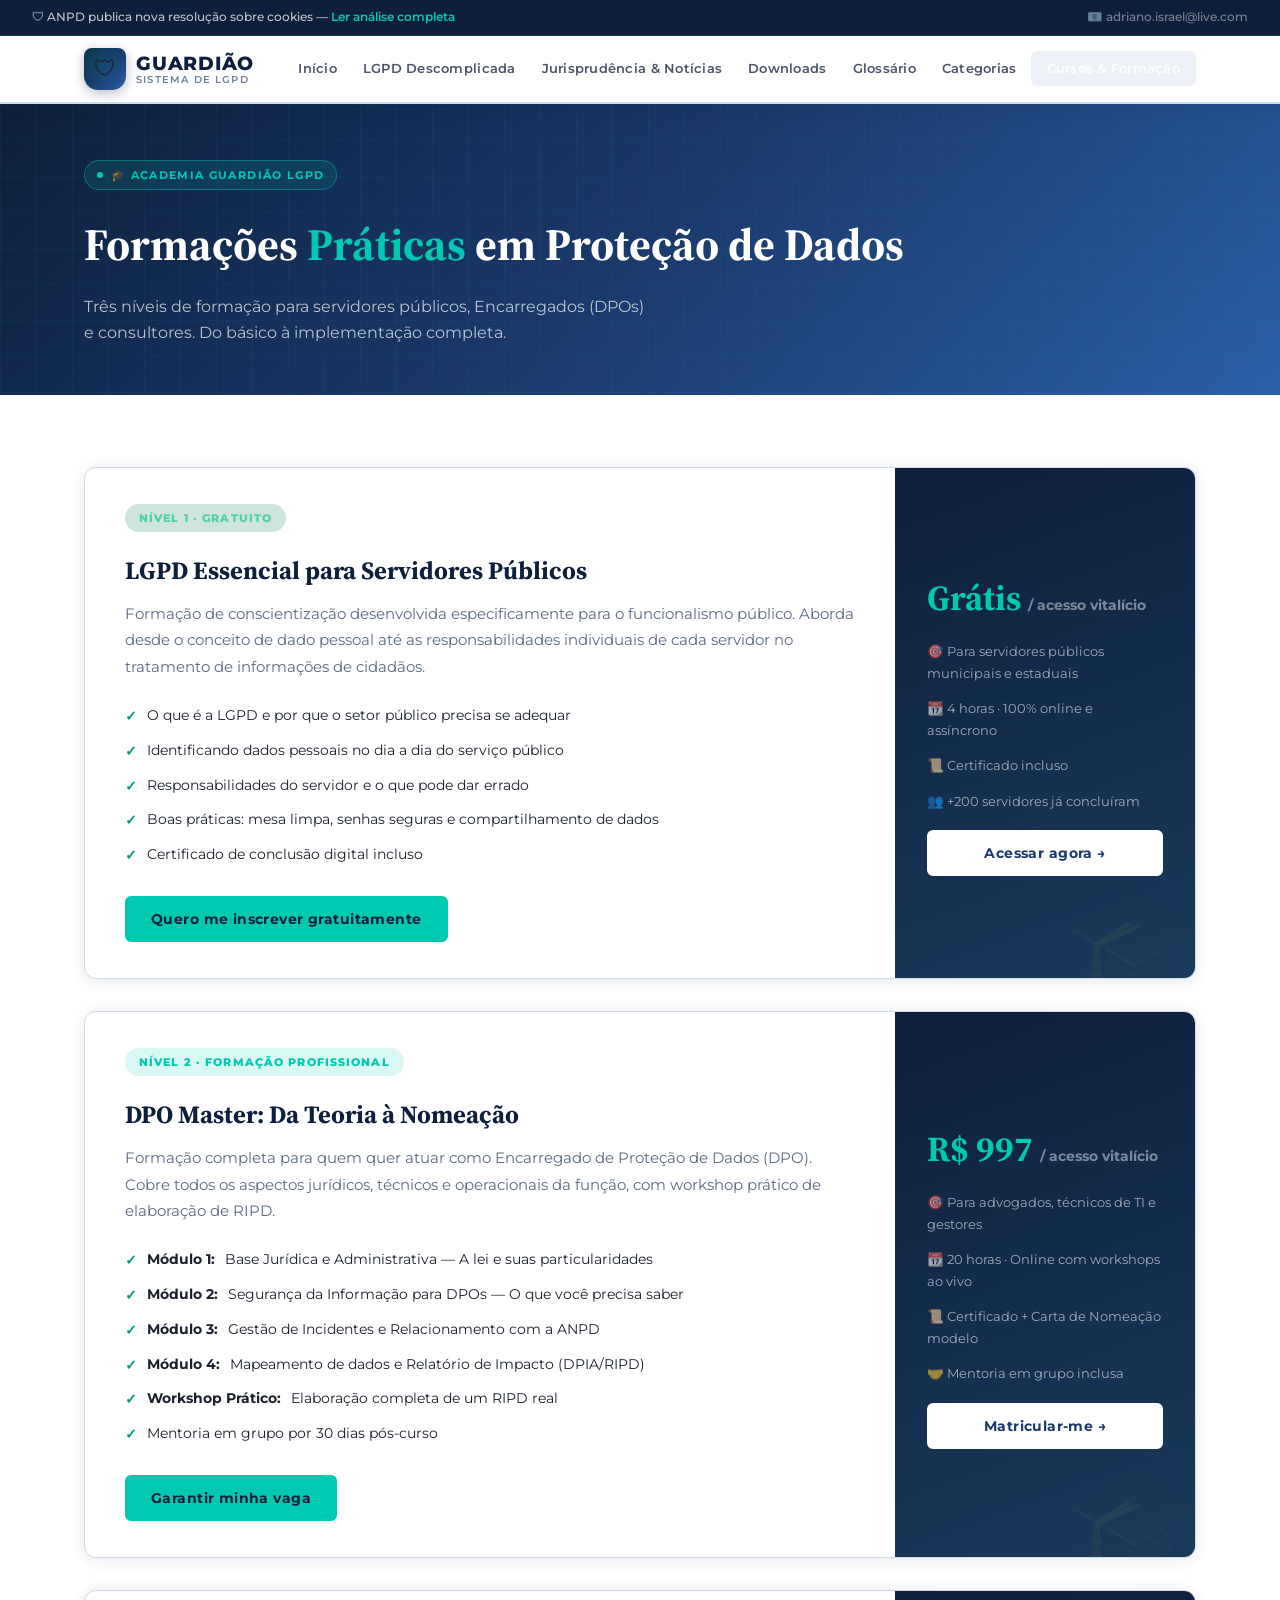
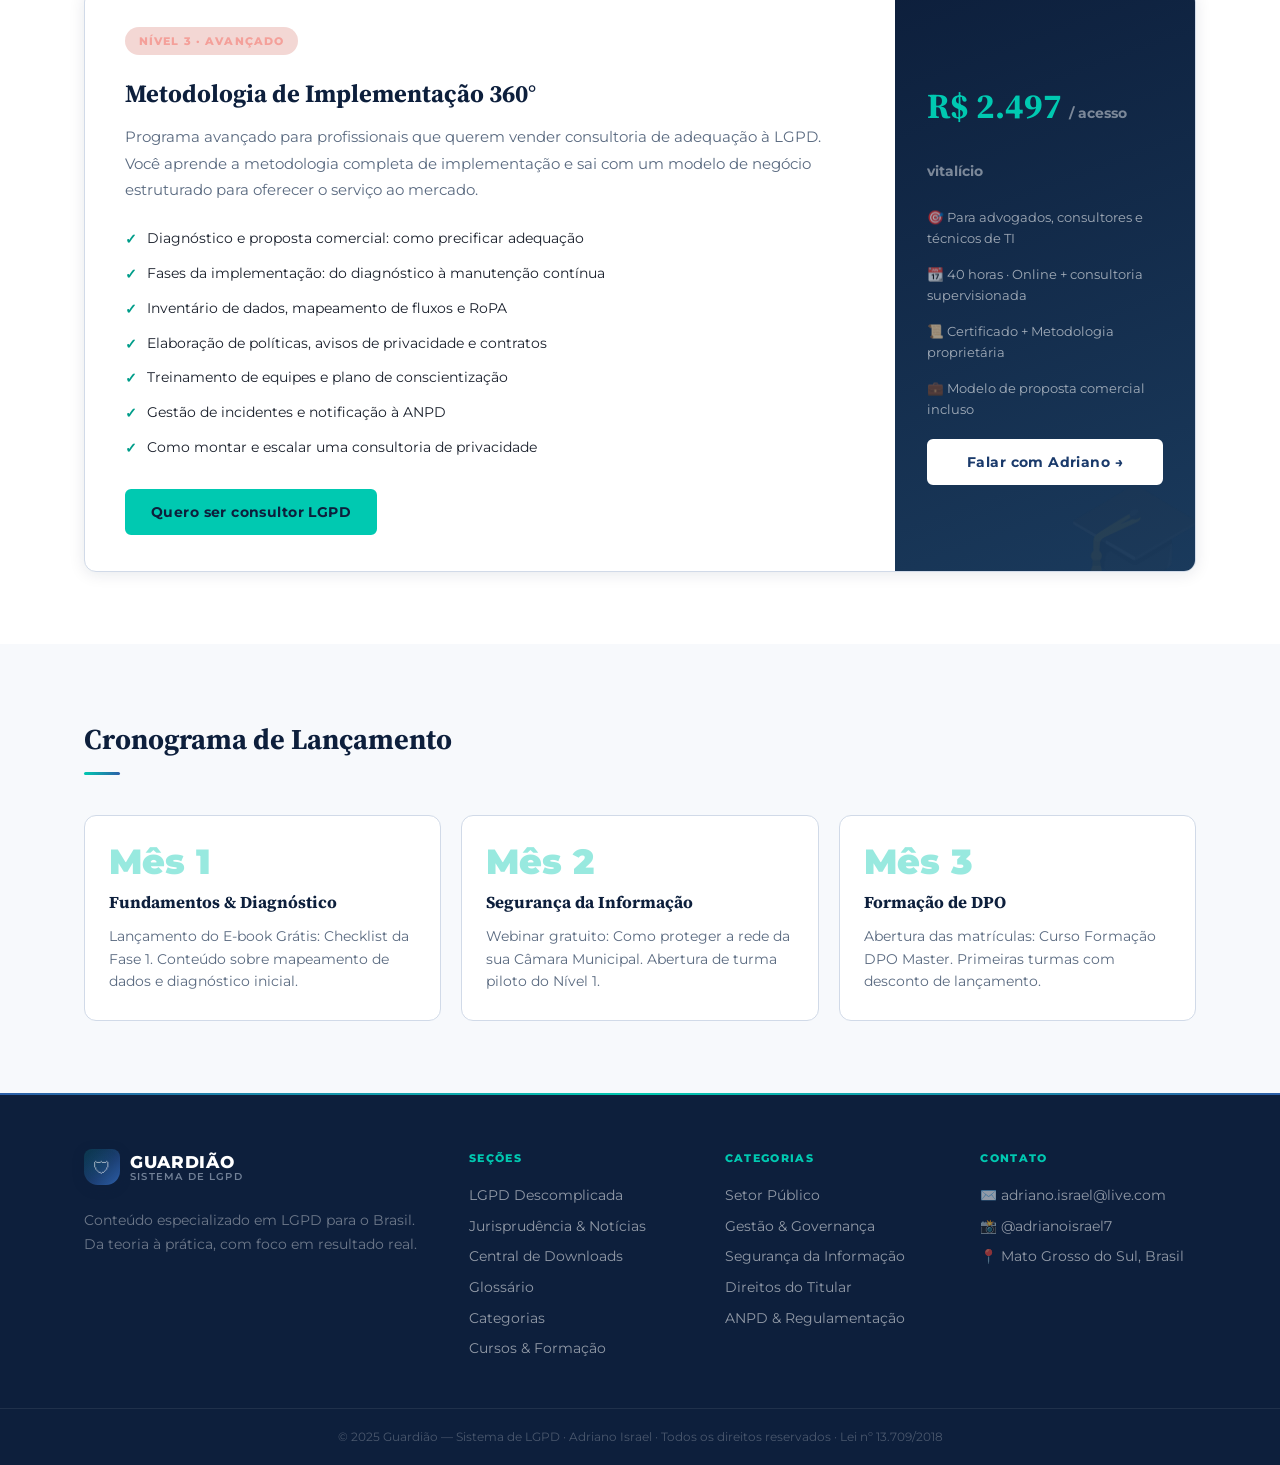
<file: pages/cursos.html>
<!DOCTYPE html>
<html lang="pt-BR">
<head>
  <meta charset="UTF-8"/><meta name="viewport" content="width=device-width, initial-scale=1.0"/>
  <title>Cursos & Formação | Guardião — Sistema de LGPD</title>
  <meta name="description" content="Formações práticas em LGPD para servidores públicos, DPOs e consultores. Do básico à implementação completa.">
  <link rel="preconnect" href="https://fonts.googleapis.com">
  <link href="https://fonts.googleapis.com/css2?family=Montserrat:wght@400;500;600;700;800;900&family=Source+Serif+4:ital,wght@0,300;0,400;0,600;0,700;1,400&display=swap" rel="stylesheet">

  <!-- ✅ env.js DEVE vir antes de qualquer outro script -->
  <script src="../assets/js/env.js"></script>
  <link rel="stylesheet" href="../assets/css/style.css">

  <style>
    /* ═══════════════════════════════════════
       BADGES DE NÍVEL
    ═══════════════════════════════════════ */
    .nivel-badge {
      display: inline-block;
      font-size: .7rem; font-weight: 800;
      letter-spacing: .1em; text-transform: uppercase;
      padding: 5px 14px; border-radius: 20px; margin-bottom: 18px;
    }
    .nivel-0 { background: rgba(13,122,95,.2);  color: #4fd1a5; }
    .nivel-1 { background: rgba(0,201,177,.15); color: var(--cyan,#00c9b1); }
    .nivel-2 { background: rgba(192,57,43,.2);  color: #f4a09a; }

    /* ═══════════════════════════════════════
       CARDS DE CURSO
    ═══════════════════════════════════════ */
    .curso-full-card {
      background: var(--white);
      border: 1px solid var(--gray-border);
      border-radius: var(--radius-lg,12px);
      overflow: hidden;
      box-shadow: var(--shadow);
      transition: box-shadow var(--transition,.2s);
    }
    .curso-full-card:hover { box-shadow: var(--shadow-lg); }
    .curso-full-card + .curso-full-card { margin-top: 32px; }

    .curso-card-inner { display: grid; grid-template-columns: 1fr 300px; }

    .curso-body { padding: 36px 40px; }
    .curso-body h2 {
      font-family: 'Source Serif 4', serif;
      font-size: 1.55rem; font-weight: 700;
      color: var(--navy-deep,#0d1f3c); margin-bottom: 10px;
    }
    .curso-body .desc {
      color: var(--text-muted); font-size: .94rem;
      margin-bottom: 24px; line-height: 1.75;
    }

    .modulos-list { list-style: none; margin-bottom: 28px; }
    .modulos-list li {
      display: flex; align-items: flex-start;
      gap: 10px; margin-bottom: 10px;
      font-size: .9rem; color: var(--text);
    }
    .modulos-list li::before {
      content: '✓'; color: var(--cyan-dark,#00a896);
      font-weight: 800; flex-shrink: 0; margin-top: 1px;
    }

    .curso-sidebar {
      background: linear-gradient(160deg,#0d1f3c,#1a3a5c);
      padding: 36px 32px;
      display: flex; flex-direction: column;
      justify-content: center; gap: 14px;
      position: relative; overflow: hidden;
    }
    .curso-sidebar::before {
      content: '🎓'; position: absolute;
      bottom: -20px; right: -10px;
      font-size: 7rem; opacity: .06; line-height: 1;
    }
    .curso-preco {
      font-family: 'Source Serif 4', serif;
      font-size: 2.2rem; font-weight: 700;
      color: var(--cyan,#00c9b1);
    }
    .curso-preco small {
      font-size: .88rem; color: rgba(255,255,255,.45);
      font-family: 'Montserrat', sans-serif;
    }
    .curso-sidebar p   { color: rgba(255,255,255,.6); font-size: .84rem; line-height: 1.6; }
    .curso-sidebar .btn { width: 100%; justify-content: center; margin-top: 4px; cursor: pointer; }

    /* ═══════════════════════════════════════
       RESPONSIVO MOBILE
    ═══════════════════════════════════════ */
    @media (max-width: 900px) {
      .curso-card-inner  { grid-template-columns: 1fr 260px; }
      .curso-body        { padding: 28px; }
      .curso-sidebar     { padding: 28px 24px; }
    }
    @media (max-width: 760px) {
      .curso-card-inner  { grid-template-columns: 1fr; }
      .curso-sidebar     { border-radius: 0; padding: 24px 20px; gap: 10px; }
      .curso-sidebar::before { display: none; }
      .curso-body        { padding: 24px 20px; }
      .curso-body h2     { font-size: 1.25rem; }
      .curso-preco       { font-size: 1.75rem; }
      .curso-sidebar .btn{ font-size: .88rem; }
      .trilha-grid       { grid-template-columns: 1fr !important; gap: 16px; }
      .page-hero         { padding: 40px 0 32px; }
      .page-hero h1      { font-size: clamp(1.5rem,6vw,2.4rem); }
    }
    @media (max-width: 480px) {
      .curso-body        { padding: 20px 16px; }
      .curso-sidebar     { padding: 20px 16px; }
      .curso-body h2     { font-size: 1.1rem; }
      .modulos-list li   { font-size: .85rem; }
      .curso-body .desc  { font-size: .88rem; }
      .nivel-badge       { font-size: .65rem; padding: 4px 11px; }
    }

    /* ═══════════════════════════════════════
       MODAL DE INSCRIÇÃO
    ═══════════════════════════════════════ */
    .modal-overlay {
      position: fixed; inset: 0;
      background: rgba(13,31,60,.8);
      backdrop-filter: blur(4px); -webkit-backdrop-filter: blur(4px);
      z-index: 1000;
      display: flex; align-items: center; justify-content: center;
      padding: 16px;
      opacity: 0; visibility: hidden;
      transition: opacity .25s ease, visibility .25s ease;
    }
    .modal-overlay.open { opacity: 1; visibility: visible; }

    .modal {
      background: var(--white);
      border-radius: var(--radius-lg,12px);
      width: 100%; max-width: 480px;
      max-height: 94vh; overflow-y: auto;
      box-shadow: 0 24px 64px rgba(13,31,60,.38);
      transform: translateY(24px) scale(.97);
      transition: transform .28s cubic-bezier(.34,1.56,.64,1);
    }
    .modal-overlay.open .modal { transform: translateY(0) scale(1); }

    .modal-header {
      background: linear-gradient(160deg,#0d1f3c,#1a3a5c);
      padding: 26px 28px 22px; position: relative;
    }
    .modal-header::before {
      content: ''; position: absolute; inset: 0;
      background-image:
        linear-gradient(rgba(0,201,177,.07) 1px,transparent 1px),
        linear-gradient(90deg,rgba(0,201,177,.07) 1px,transparent 1px);
      background-size: 28px 28px; pointer-events: none;
    }
    .modal-badge {
      display: inline-flex; align-items: center; gap: 6px;
      font-size: .66rem; font-weight: 800;
      text-transform: uppercase; letter-spacing: .1em;
      color: var(--cyan,#00c9b1);
      background: rgba(0,201,177,.15);
      border: 1px solid rgba(0,201,177,.35);
      padding: 4px 12px; border-radius: 20px;
      margin-bottom: 10px; position: relative;
    }
    .modal-title {
      font-family: 'Source Serif 4', serif;
      font-size: 1.15rem; font-weight: 700;
      color: #fff; line-height: 1.35; position: relative;
    }
    .modal-subtitle {
      font-size: .78rem; color: rgba(255,255,255,.55);
      margin-top: 6px; position: relative;
    }
    .modal-close {
      position: absolute; top: 14px; right: 14px;
      width: 30px; height: 30px;
      background: rgba(255,255,255,.12);
      border: 1px solid rgba(255,255,255,.2);
      border-radius: 50%; cursor: pointer;
      color: #fff; font-size: 1rem;
      display: flex; align-items: center; justify-content: center;
      transition: all .2s; z-index: 1; padding: 0; line-height: 1;
    }
    .modal-close:hover { background: rgba(255,255,255,.25); transform: rotate(90deg); }

    .modal-body { padding: 24px 28px 28px; }

    .form-group  { display: flex; flex-direction: column; gap: 5px; margin-bottom: 15px; }
    .form-label  {
      font-size: .73rem; font-weight: 700;
      color: var(--navy-deep,#0d1f3c);
      letter-spacing: .04em; text-transform: uppercase;
    }
    .form-label span { color: #c0392b; margin-left: 2px; }

    .form-input {
      width: 100%; padding: 11px 13px;
      border: 1.5px solid var(--gray-border,#ddd);
      border-radius: var(--radius,6px);
      font-family: 'Montserrat', sans-serif;
      font-size: .92rem; color: var(--text,#1a1a1a);
      background: var(--white);
      transition: all .2s; outline: none; -webkit-appearance: none;
    }
    .form-input:focus {
      border-color: var(--cyan,#00c9b1);
      box-shadow: 0 0 0 3px rgba(0,201,177,.15);
    }
    .form-input::placeholder { color: var(--text-muted,#888); }
    .form-input.error {
      border-color: #c0392b;
      box-shadow: 0 0 0 3px rgba(192,57,43,.1);
    }

    .field-error {
      font-size: .71rem; font-weight: 600; color: #c0392b; display: none;
    }
    .field-error.show { display: block; }

    /* Alerta de erro geral */
    .form-erro-geral {
      display: none;
      background: #fdecea; border: 1px solid #f5c2c0;
      border-radius: 6px; padding: 10px 13px;
      font-size: .78rem; color: #c0392b;
      margin-bottom: 14px; line-height: 1.55;
    }
    .form-erro-geral.show { display: block; }

    .modal-submit {
      width: 100%; justify-content: center;
      font-size: .92rem; padding: 13px 24px;
      margin-top: 8px; cursor: pointer;
      display: flex; align-items: center; gap: 8px;
    }
    .modal-submit:disabled { opacity: .7; cursor: not-allowed; transform: none !important; }

    .spinner {
      width: 15px; height: 15px;
      border: 2px solid rgba(13,31,60,.2);
      border-top-color: #0d1f3c;
      border-radius: 50%; animation: spin .6s linear infinite;
      flex-shrink: 0; display: inline-block;
    }
    @keyframes spin { to { transform: rotate(360deg); } }

    .modal-success {
      display: none; flex-direction: column;
      align-items: center; text-align: center;
      gap: 14px; padding: 8px 0 4px;
    }
    .modal-success.show { display: flex; }

    .success-icon {
      width: 68px; height: 68px;
      background: rgba(0,201,177,.15);
      border: 2px solid var(--cyan,#00c9b1);
      border-radius: 50%;
      display: flex; align-items: center; justify-content: center;
      font-size: 1.9rem;
      animation: popIn .4s cubic-bezier(.34,1.56,.64,1);
    }
    @keyframes popIn { from{transform:scale(.3);opacity:0} to{transform:scale(1);opacity:1} }

    .success-title {
      font-family: 'Source Serif 4', serif;
      font-size: 1.2rem; font-weight: 700; color: #0d1f3c;
    }
    .success-desc {
      font-size: .85rem; color: var(--text-muted,#666);
      line-height: 1.65; max-width: 300px;
    }

    .consent-text {
      font-size: .71rem; color: var(--text-muted,#888);
      line-height: 1.6;
      padding-top: 14px;
      border-top: 1px solid var(--gray-border,#ddd);
      margin-top: 4px;
    }
    .consent-text a { color: #0d1f3c; text-decoration: underline; }

    body.modal-open { overflow: hidden; }

    /* Modal responsivo — bottom sheet em mobile */
    @media (max-width: 520px) {
      .modal-overlay { align-items: flex-end; padding: 0; }
      .modal         { max-width: 100%; border-radius: 14px 14px 0 0; }
      .modal-header  { padding: 22px 20px 18px; }
      .modal-body    { padding: 20px 20px 28px; }
      .modal-title   { font-size: 1rem; }
    }
  </style>
</head>
<body>

  <!-- TOPBAR -->
  <div class="topbar">
    <span>🛡 ANPD publica nova resolução sobre cookies — <a href="noticias.html">Ler análise completa</a></span>
    <span class="topbar-right">📧 adriano.israel@live.com</span>
  </div>

  <!-- HEADER -->
  <header class="header" id="header">
    <div class="container header-inner">
      <a href="../index.html" class="logo">
        <div class="logo-shield"><span class="logo-shield-icon">🛡</span></div>
        <div class="logo-text-wrap">
          <span class="logo-title">Guardião</span>
          <span class="logo-sub">Sistema de LGPD</span>
        </div>
      </a>
      <nav class="nav" id="nav">
        <a href="../index.html" class="nav-link">Início</a>
        <a href="lgpd-descomplicada.html" class="nav-link">LGPD Descomplicada</a>
        <a href="noticias.html" class="nav-link">Jurisprudência & Notícias</a>
        <a href="downloads.html" class="nav-link">Downloads</a>
        <a href="glossario.html" class="nav-link">Glossário</a>
        <a href="categorias.html" class="nav-link">Categorias</a>
        <a href="cursos.html" class="nav-link nav-cta active">Cursos & Formação</a>
      </nav>
      <button class="menu-toggle" id="menuToggle" aria-label="Menu"><span></span><span></span><span></span></button>
    </div>
  </header>

  <!-- PAGE HERO -->
  <div class="page-hero">
    <div class="container">
      <div class="hero-badge">🎓 Academia Guardião LGPD</div>
      <h1>Formações <em>Práticas</em> em Proteção de Dados</h1>
      <p>Três níveis de formação para servidores públicos, Encarregados (DPOs) e consultores. Do básico à implementação completa.</p>
    </div>
  </div>

  <!-- ═══════ CURSOS ═══════ -->
  <section class="section">
    <div class="container">

      <!-- NÍVEL 1 -->
      <div class="curso-full-card">
        <div class="curso-card-inner">
          <div class="curso-body">
            <span class="nivel-badge nivel-0">Nível 1 · Gratuito</span>
            <h2>LGPD Essencial para Servidores Públicos</h2>
            <p class="desc">Formação de conscientização desenvolvida especificamente para o funcionalismo público. Aborda desde o conceito de dado pessoal até as responsabilidades individuais de cada servidor no tratamento de informações de cidadãos.</p>
            <ul class="modulos-list">
              <li>O que é a LGPD e por que o setor público precisa se adequar</li>
              <li>Identificando dados pessoais no dia a dia do serviço público</li>
              <li>Responsabilidades do servidor e o que pode dar errado</li>
              <li>Boas práticas: mesa limpa, senhas seguras e compartilhamento de dados</li>
              <li>Certificado de conclusão digital incluso</li>
            </ul>
            <button class="btn btn-primary" onclick="abrirModal('LGPD Essencial para Servidores Públicos','Nível 1 · Gratuito','🟢')">
              Quero me inscrever gratuitamente
            </button>
          </div>
          <div class="curso-sidebar">
            <div class="curso-preco">Grátis <small>/ acesso vitalício</small></div>
            <p>🎯 Para servidores públicos municipais e estaduais</p>
            <p>📆 4 horas · 100% online e assíncrono</p>
            <p>📜 Certificado incluso</p>
            <p>👥 +200 servidores já concluíram</p>
            <button class="btn btn-white" onclick="abrirModal('LGPD Essencial para Servidores Públicos','Nível 1 · Gratuito','🟢')">
              Acessar agora →
            </button>
          </div>
        </div>
      </div>

      <!-- NÍVEL 2 -->
      <div class="curso-full-card">
        <div class="curso-card-inner">
          <div class="curso-body">
            <span class="nivel-badge nivel-1">Nível 2 · Formação Profissional</span>
            <h2>DPO Master: Da Teoria à Nomeação</h2>
            <p class="desc">Formação completa para quem quer atuar como Encarregado de Proteção de Dados (DPO). Cobre todos os aspectos jurídicos, técnicos e operacionais da função, com workshop prático de elaboração de RIPD.</p>
            <ul class="modulos-list">
              <li><strong>Módulo 1:</strong> Base Jurídica e Administrativa — A lei e suas particularidades</li>
              <li><strong>Módulo 2:</strong> Segurança da Informação para DPOs — O que você precisa saber</li>
              <li><strong>Módulo 3:</strong> Gestão de Incidentes e Relacionamento com a ANPD</li>
              <li><strong>Módulo 4:</strong> Mapeamento de dados e Relatório de Impacto (DPIA/RIPD)</li>
              <li><strong>Workshop Prático:</strong> Elaboração completa de um RIPD real</li>
              <li>Mentoria em grupo por 30 dias pós-curso</li>
            </ul>
            <button class="btn btn-primary" onclick="abrirModal('DPO Master: Da Teoria à Nomeação','Nível 2 · R$ 997','🔵')">
              Garantir minha vaga
            </button>
          </div>
          <div class="curso-sidebar">
            <div class="curso-preco">R$&nbsp;997 <small>/ acesso vitalício</small></div>
            <p>🎯 Para advogados, técnicos de TI e gestores</p>
            <p>📆 20 horas · Online com workshops ao vivo</p>
            <p>📜 Certificado + Carta de Nomeação modelo</p>
            <p>🤝 Mentoria em grupo inclusa</p>
            <button class="btn btn-white" onclick="abrirModal('DPO Master: Da Teoria à Nomeação','Nível 2 · R$ 997','🔵')">
              Matricular-me →
            </button>
          </div>
        </div>
      </div>

      <!-- NÍVEL 3 -->
      <div class="curso-full-card">
        <div class="curso-card-inner">
          <div class="curso-body">
            <span class="nivel-badge nivel-2">Nível 3 · Avançado</span>
            <h2>Metodologia de Implementação 360°</h2>
            <p class="desc">Programa avançado para profissionais que querem vender consultoria de adequação à LGPD. Você aprende a metodologia completa de implementação e sai com um modelo de negócio estruturado para oferecer o serviço ao mercado.</p>
            <ul class="modulos-list">
              <li>Diagnóstico e proposta comercial: como precificar adequação</li>
              <li>Fases da implementação: do diagnóstico à manutenção contínua</li>
              <li>Inventário de dados, mapeamento de fluxos e RoPA</li>
              <li>Elaboração de políticas, avisos de privacidade e contratos</li>
              <li>Treinamento de equipes e plano de conscientização</li>
              <li>Gestão de incidentes e notificação à ANPD</li>
              <li>Como montar e escalar uma consultoria de privacidade</li>
            </ul>
            <button class="btn btn-primary" onclick="abrirModal('Metodologia de Implementação 360°','Nível 3 · R$ 2.497','🔴')">
              Quero ser consultor LGPD
            </button>
          </div>
          <div class="curso-sidebar">
            <div class="curso-preco">R$&nbsp;2.497 <small>/ acesso vitalício</small></div>
            <p>🎯 Para advogados, consultores e técnicos de TI</p>
            <p>📆 40 horas · Online + consultoria supervisionada</p>
            <p>📜 Certificado + Metodologia proprietária</p>
            <p>💼 Modelo de proposta comercial incluso</p>
            <button class="btn btn-white" onclick="abrirModal('Metodologia de Implementação 360°','Nível 3 · R$ 2.497','🔴')">
              Falar com Adriano →
            </button>
          </div>
        </div>
      </div>

    </div>
  </section>

  <!-- CRONOGRAMA -->
  <section class="section section-gray">
    <div class="container">
      <div class="section-header"><h2>Cronograma de Lançamento</h2></div>
      <div class="trilha-grid">
        <div class="trilha-card">
          <div class="trilha-num">Mês 1</div>
          <h3>Fundamentos & Diagnóstico</h3>
          <p>Lançamento do E-book Grátis: Checklist da Fase 1. Conteúdo sobre mapeamento de dados e diagnóstico inicial.</p>
        </div>
        <div class="trilha-card">
          <div class="trilha-num">Mês 2</div>
          <h3>Segurança da Informação</h3>
          <p>Webinar gratuito: Como proteger a rede da sua Câmara Municipal. Abertura de turma piloto do Nível 1.</p>
        </div>
        <div class="trilha-card">
          <div class="trilha-num">Mês 3</div>
          <h3>Formação de DPO</h3>
          <p>Abertura das matrículas: Curso Formação DPO Master. Primeiras turmas com desconto de lançamento.</p>
        </div>
      </div>
    </div>
  </section>

  <!-- FOOTER -->
  <footer class="footer">
    <div class="container footer-grid">
      <div>
        <a href="../index.html" class="logo" style="margin-bottom:12px;display:inline-flex;">
          <div class="logo-shield" style="width:36px;height:36px;"><span class="logo-shield-icon" style="font-size:1.1rem;">🛡</span></div>
          <div class="logo-text-wrap">
            <span class="logo-title" style="color:white;font-size:1.05rem;">Guardião</span>
            <span class="logo-sub">Sistema de LGPD</span>
          </div>
        </a>
        <p class="footer-desc">Conteúdo especializado em LGPD para o Brasil. Da teoria à prática, com foco em resultado real.</p>
      </div>
      <div>
        <h4>Seções</h4>
        <ul>
          <li><a href="lgpd-descomplicada.html">LGPD Descomplicada</a></li>
          <li><a href="noticias.html">Jurisprudência & Notícias</a></li>
          <li><a href="downloads.html">Central de Downloads</a></li>
          <li><a href="glossario.html">Glossário</a></li>
          <li><a href="categorias.html">Categorias</a></li>
          <li><a href="cursos.html">Cursos & Formação</a></li>
        </ul>
      </div>
      <div>
        <h4>Categorias</h4>
        <ul>
          <li><a href="categorias.html">Setor Público</a></li>
          <li><a href="categorias.html">Gestão & Governança</a></li>
          <li><a href="categorias.html">Segurança da Informação</a></li>
          <li><a href="categorias.html">Direitos do Titular</a></li>
          <li><a href="categorias.html">ANPD & Regulamentação</a></li>
        </ul>
      </div>
      <div>
        <h4>Contato</h4>
        <ul>
          <li>✉️ adriano.israel@live.com</li>
          <li>📸 @adrianoisrael7</li>
          <li>📍 Mato Grosso do Sul, Brasil</li>
        </ul>
      </div>
    </div>
    <div class="footer-bottom">
      <p>© 2025 Guardião — Sistema de LGPD · Adriano Israel · Todos os direitos reservados · Lei nº 13.709/2018</p>
    </div>
  </footer>

  <!-- ══════════════════════════════════════════════════
       MODAL DE INSCRIÇÃO
  ══════════════════════════════════════════════════ -->
  <div class="modal-overlay" id="modalOverlay" role="dialog" aria-modal="true" aria-labelledby="modalTitle">
    <div class="modal">
      <div class="modal-header">
        <button class="modal-close" onclick="fecharModal()" aria-label="Fechar">✕</button>
        <div class="modal-badge" id="modalBadge"></div>
        <h2 class="modal-title" id="modalTitle"></h2>
        <p class="modal-subtitle">Preencha seus dados para garantir sua inscrição.</p>
      </div>

      <div class="modal-body">
        <div id="modalFormWrap">

          <div class="form-erro-geral" id="erroGeral">
            ⚠️ Não foi possível enviar. Verifique sua conexão e tente novamente, ou
            envie um e-mail para <strong>adriano.israel@live.com</strong>.
          </div>

          <div class="form-group">
            <label class="form-label" for="inputNome">Nome completo <span>*</span></label>
            <input class="form-input" type="text" id="inputNome"
              placeholder="Seu nome completo" autocomplete="name" maxlength="120"/>
            <span class="field-error" id="erroNome">Por favor, informe seu nome completo.</span>
          </div>

          <div class="form-group">
            <label class="form-label" for="inputEmail">E-mail <span>*</span></label>
            <input class="form-input" type="email" id="inputEmail"
              placeholder="seu@email.com" autocomplete="email" maxlength="254"/>
            <span class="field-error" id="erroEmail">Informe um endereço de e-mail válido.</span>
          </div>

          <div class="form-group">
            <label class="form-label" for="inputTelefone">Telefone / WhatsApp <span>*</span></label>
            <input class="form-input" type="tel" id="inputTelefone"
              placeholder="(67) 9 9999-9999" autocomplete="tel" maxlength="20"/>
            <span class="field-error" id="erroTelefone">Informe um número de telefone com DDD.</span>
          </div>

          <button class="btn btn-primary modal-submit" id="btnEnviar" onclick="enviarInscricao()">
            Confirmar inscrição
          </button>

          <p class="consent-text">
            🔒 Seus dados são usados somente para contato sobre este curso, em conformidade com a
            <a href="https://www.planalto.gov.br/ccivil_03/_ato2015-2018/2018/lei/l13709.htm"
               target="_blank" rel="noopener">LGPD (Lei nº 13.709/2018)</a>.
          </p>
        </div>

        <!-- Sucesso -->
        <div class="modal-success" id="modalSuccess">
          <div class="success-icon">✅</div>
          <p class="success-title">Inscrição recebida!</p>
          <p class="success-desc">
            Obrigado! Entraremos em contato em breve pelo e-mail ou WhatsApp informado
            com os próximos passos para o curso.
          </p>
          <button class="btn btn-primary" onclick="fecharModal()" style="margin-top:6px;">Fechar</button>
        </div>
      </div>
    </div>
  </div>

  <script src="../assets/js/script.js"></script>
  <script>
    /* ═══════════════════════════════════════════════════════════════════
       ✅ CORREÇÃO PRINCIPAL
       O build-env.js gera window.__ENV.CURSOS_SCRIPT_URL
       O código anterior lia window.__ENV.APPS_SCRIPT_URL_CURSOS  ← ERRADO
       Agora lemos o nome correto: window.__ENV.CURSOS_SCRIPT_URL ← CERTO
    ═══════════════════════════════════════════════════════════════════ */
    const APPS_SCRIPT_URL = (window.__ENV && window.__ENV.CURSOS_SCRIPT_URL) || '';

    // Aviso no console para facilitar debug em desenvolvimento
    if (!APPS_SCRIPT_URL) {
      console.warn(
        '[cursos.html] CURSOS_SCRIPT_URL não encontrada em window.__ENV.\n' +
        'Verifique se env.js foi carregado e se a variável APPS_SCRIPT_CURSOS ' +
        'está configurada no Vercel → Settings → Environment Variables.'
      );
    }

    let cursoAtual = '';

    /* ── Máscara de telefone ──────────────────────────────────────── */
    document.getElementById('inputTelefone').addEventListener('input', function () {
      let v = this.value.replace(/\D/g, '').slice(0, 11);
      if      (v.length === 11) v = v.replace(/(\d{2})(\d{5})(\d{4})/, '($1) $2-$3');
      else if (v.length >= 10)  v = v.replace(/(\d{2})(\d{4})(\d{0,4})/, '($1) $2-$3');
      else if (v.length >= 7)   v = v.replace(/(\d{2})(\d{4,5})/, '($1) $2');
      else if (v.length >= 3)   v = v.replace(/(\d{2})(\d+)/, '($1) $2');
      this.value = v;
    });

    /* ── Abrir modal ──────────────────────────────────────────────── */
    function abrirModal(curso, nivel, emoji) {
      cursoAtual = curso;
      document.getElementById('modalTitle').textContent = curso;
      document.getElementById('modalBadge').textContent = emoji + '  ' + nivel;
      resetarModal();
      document.getElementById('modalOverlay').classList.add('open');
      document.body.classList.add('modal-open');
      setTimeout(() => document.getElementById('inputNome').focus(), 220);
    }

    /* ── Fechar modal ─────────────────────────────────────────────── */
    function fecharModal() {
      document.getElementById('modalOverlay').classList.remove('open');
      document.body.classList.remove('modal-open');
      setTimeout(resetarModal, 300);
    }
    document.getElementById('modalOverlay').addEventListener('click', e => {
      if (e.target === e.currentTarget) fecharModal();
    });
    document.addEventListener('keydown', e => {
      if (e.key === 'Escape' && document.getElementById('modalOverlay').classList.contains('open'))
        fecharModal();
    });

    /* ── Reset ────────────────────────────────────────────────────── */
    function resetarModal() {
      ['inputNome','inputEmail','inputTelefone'].forEach(id => {
        const el = document.getElementById(id);
        if (el) { el.value = ''; el.classList.remove('error'); }
      });
      ['erroNome','erroEmail','erroTelefone'].forEach(id => {
        const el = document.getElementById(id);
        if (el) el.classList.remove('show');
      });
      document.getElementById('erroGeral').classList.remove('show');
      const wrap = document.getElementById('modalFormWrap');
      const suc  = document.getElementById('modalSuccess');
      const btn  = document.getElementById('btnEnviar');
      if (wrap) wrap.style.display = '';
      if (suc)  suc.classList.remove('show');
      if (btn)  { btn.disabled = false; btn.innerHTML = 'Confirmar inscrição'; }
    }

    /* ── Validação ────────────────────────────────────────────────── */
    function validar() {
      let ok = true;
      const nome = document.getElementById('inputNome').value.trim();
      nome.length < 3
        ? (setErro('inputNome','erroNome'),    ok = false)
        : limpaErro('inputNome','erroNome');

      const email = document.getElementById('inputEmail').value.trim();
      !/^[^\s@]+@[^\s@]+\.[^\s@]+$/.test(email)
        ? (setErro('inputEmail','erroEmail'),  ok = false)
        : limpaErro('inputEmail','erroEmail');

      const tel = document.getElementById('inputTelefone').value.replace(/\D/g,'');
      tel.length < 10
        ? (setErro('inputTelefone','erroTelefone'), ok = false)
        : limpaErro('inputTelefone','erroTelefone');

      return ok;
    }
    function setErro(i,e)  { document.getElementById(i).classList.add('error');    document.getElementById(e).classList.add('show');    }
    function limpaErro(i,e){ document.getElementById(i).classList.remove('error'); document.getElementById(e).classList.remove('show'); }

    /* ═══════════════════════════════════════════════════════════════════
       ENVIO PARA O GOOGLE APPS SCRIPT
       ─────────────────────────────────────────────────────────────────
       Usa GET com parâmetros na query string → doGet(e) no Code.gs
       mode:'no-cors' é necessário pois Apps Script não envia header
       Access-Control-Allow-Origin na resposta.
       O fetch não lança erro se o servidor responder — só lança se
       houver falha de rede. Por isso consideramos sucesso após o fetch.
    ═══════════════════════════════════════════════════════════════════ */
    async function enviarInscricao() {
      document.getElementById('erroGeral').classList.remove('show');
      if (!validar()) return;

      // Bloqueia se a URL não foi gerada pelo build-env.js
      if (!APPS_SCRIPT_URL) {
        document.getElementById('erroGeral').classList.add('show');
        console.error('[cursos.html] APPS_SCRIPT_URL vazia — verifique a variável APPS_SCRIPT_CURSOS no Vercel.');
        return;
      }

      const btn      = document.getElementById('btnEnviar');
      const nome     = document.getElementById('inputNome').value.trim();
      const email    = document.getElementById('inputEmail').value.trim().toLowerCase();
      const telefone = document.getElementById('inputTelefone').value.trim();
      const dataHora = new Date().toLocaleString('pt-BR', { timeZone: 'America/Campo_Grande' });

      btn.disabled  = true;
      btn.innerHTML = '<span class="spinner"></span>&nbsp; Enviando...';

      // Monta query string — lida pelo doGet(e) do Apps Script via e.parameter
      const params  = new URLSearchParams({ nome, email, telefone, curso: cursoAtual, dataHora });
      const urlFull = `${APPS_SCRIPT_URL}?${params.toString()}`;

      try {
        await fetch(urlFull, { method: 'GET', mode: 'no-cors' });

        // Com no-cors não conseguimos ler a resposta, mas o Apps Script
        // executa normalmente. Se chegou aqui sem lançar exceção = sucesso.
        document.getElementById('modalFormWrap').style.display = 'none';
        document.getElementById('modalSuccess').classList.add('show');

      } catch (err) {
        // Só cai aqui em falha de rede real (offline, DNS, etc.)
        console.error('[cursos.html] Erro no fetch:', err.message);
        btn.disabled  = false;
        btn.innerHTML = 'Confirmar inscrição';
        document.getElementById('erroGeral').classList.add('show');
      }
    }
  </script>
</body>
</html>
</file>
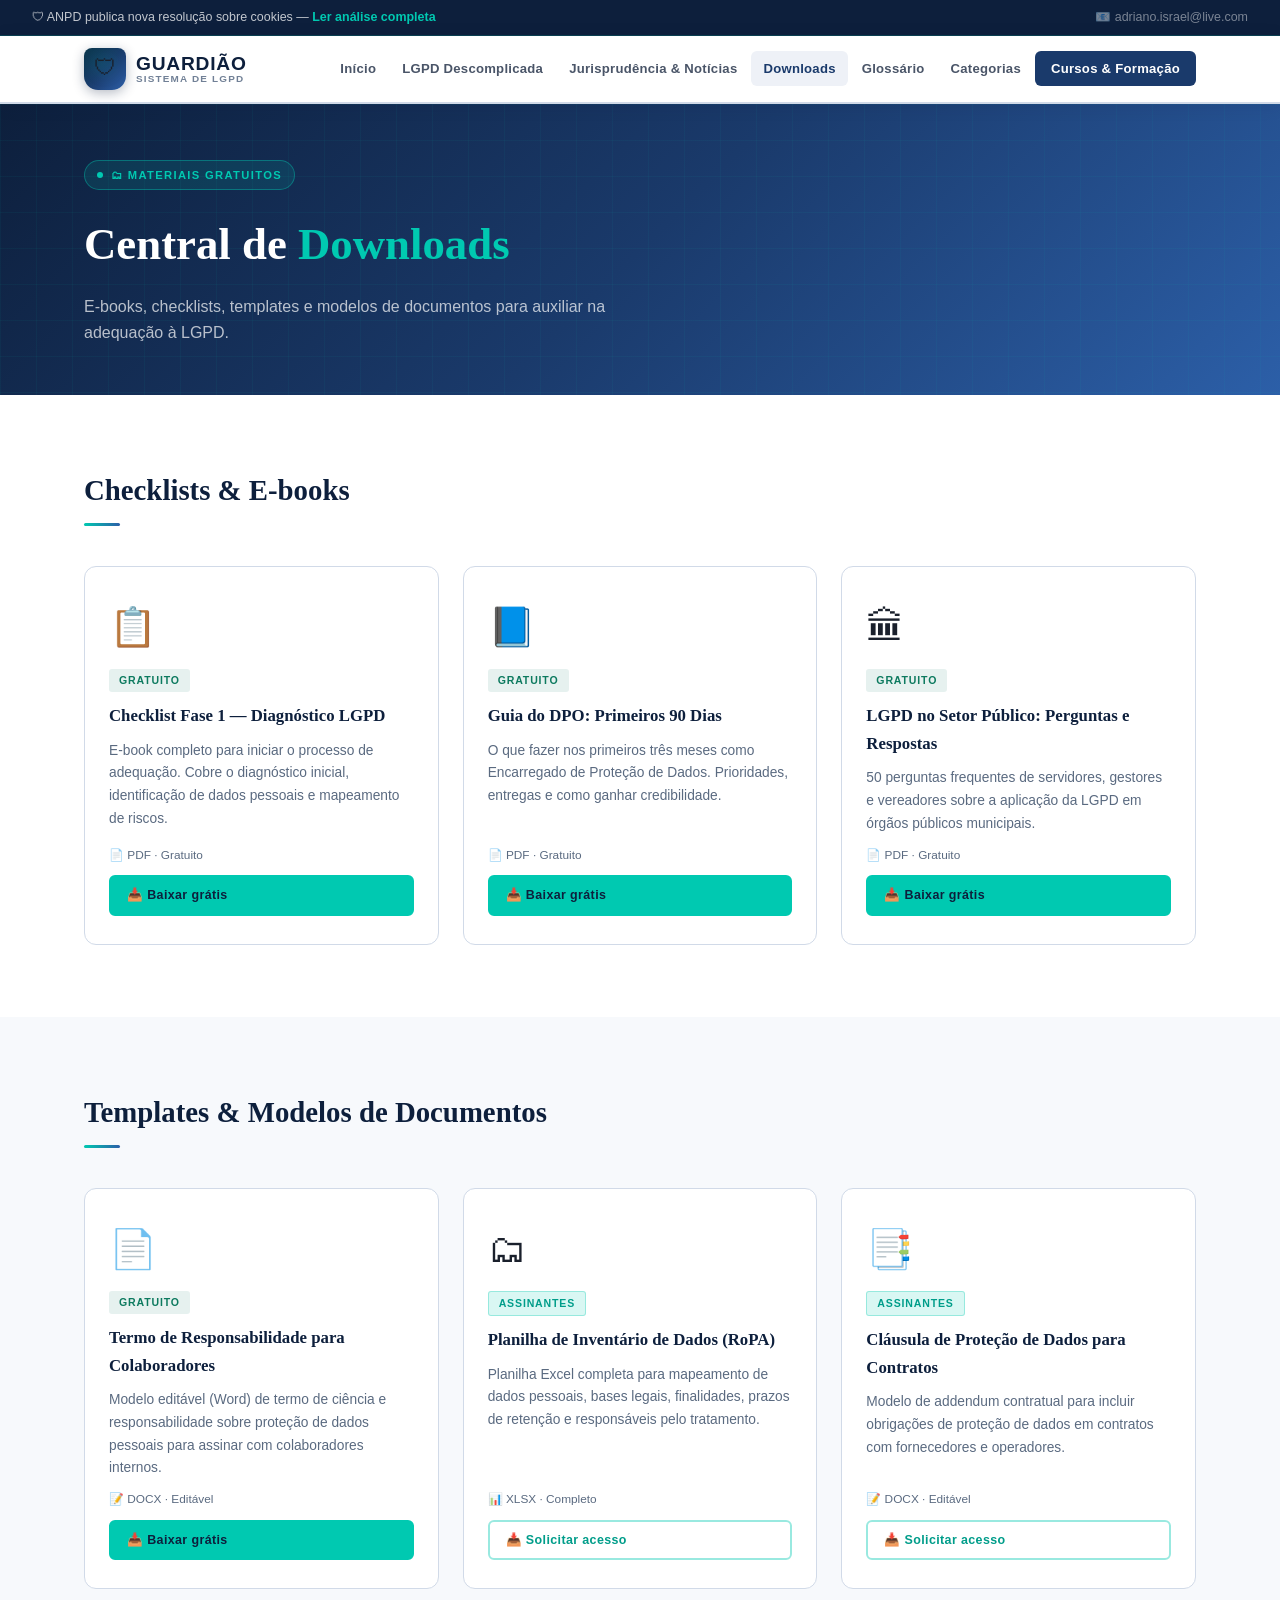
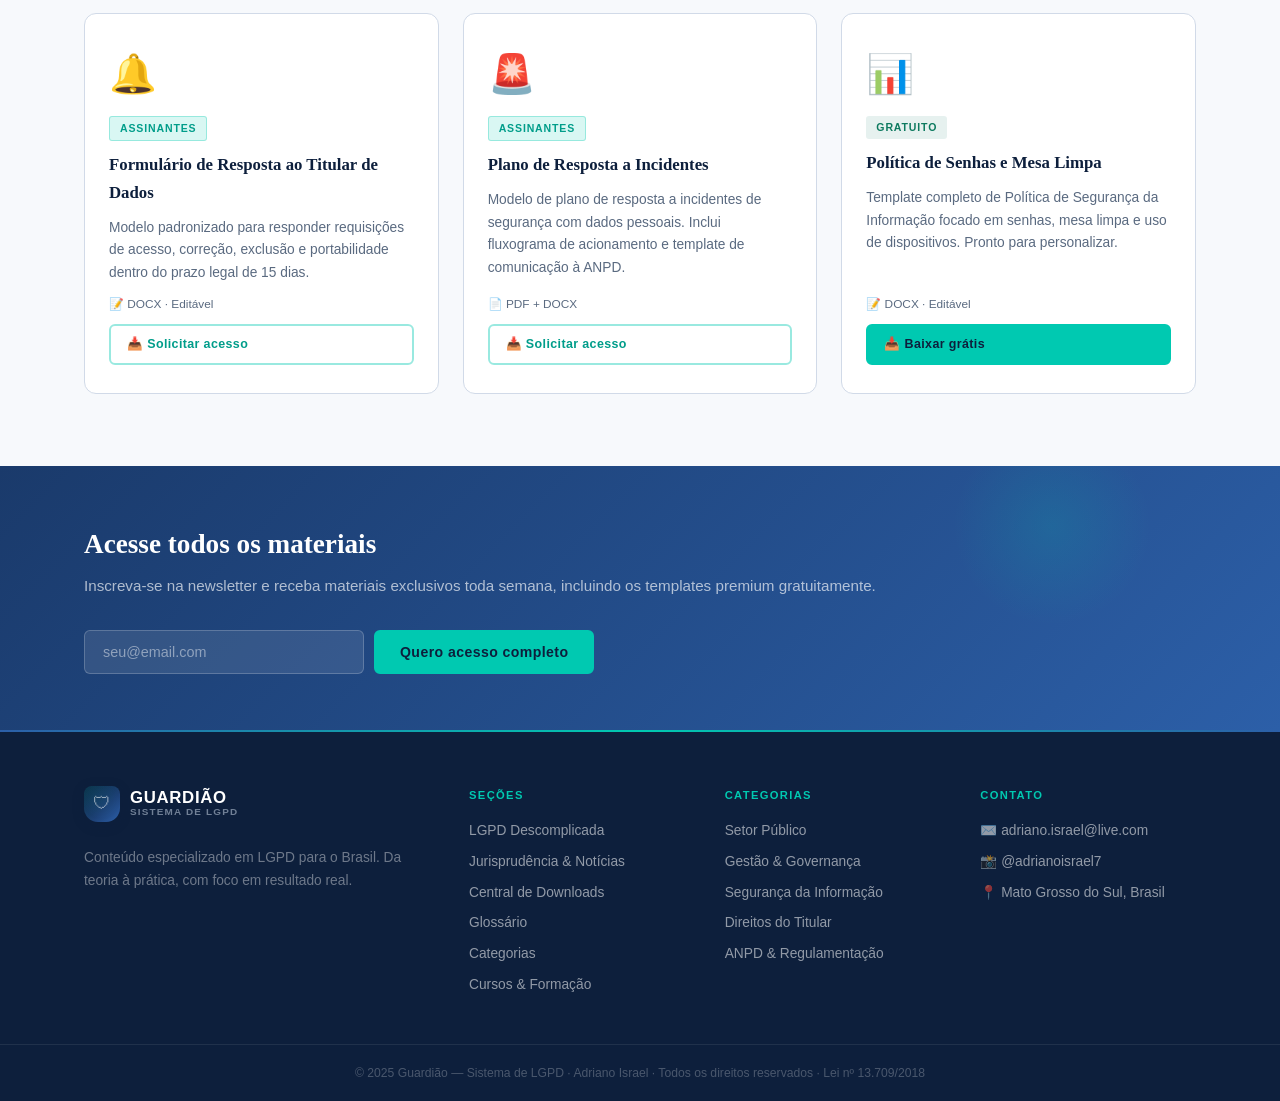
<file: pages/downloads.html>
<!DOCTYPE html>
<html lang="pt-BR">
<head>
  <meta charset="UTF-8"/><meta name="viewport" content="width=device-width, initial-scale=1.0"/>
    <meta http-equiv="Content-Security-Policy" content="default-src 'self'; script-src 'self' 'unsafe-inline' https://cdn.jsdelivr.net https://script.google.com; style-src 'self' 'unsafe-inline' https://fonts.googleapis.com; font-src 'self' https://fonts.gstatic.com; img-src 'self' data: https:; connect-src 'self' https://script.google.com https://script.googleusercontent.com https://raw.githubusercontent.com;">
  <meta http-equiv="X-Content-Type-Options" content="nosniff">
  <meta name="referrer" content="strict-origin-when-cross-origin">
  <title>Central de Downloads | Guardião — Sistema de LGPD</title>
  <meta name="description" content="E-books, checklists, templates e modelos de documentos gratuitos para adequação à LGPD.">
  <link rel="preconnect" href="https://fonts.googleapis.com">
  <link href="https://fonts.googleapis.com/css2?family=Montserrat:wght@400;500;600;700;800;900&family=Source+Serif+4:ital,wght@0,300;0,400;0,600;0,700;1,400&family=JetBrains+Mono:wght@400;500&display=swap" rel="stylesheet">
  <link rel="stylesheet" href="../assets/css/style.css">
  <style>
    /* ── Estilos exclusivos de Downloads ── */
    .dl-grid {
      display: grid;
      grid-template-columns: repeat(3, 1fr);
      gap: 24px;
    }
    @media (max-width: 760px) { .dl-grid { grid-template-columns: 1fr; } }

    .dl-card {
      background: var(--white);
      border: 1px solid var(--gray-border);
      border-radius: var(--radius-lg);
      padding: 28px 24px;
      display: flex;
      flex-direction: column;
      gap: 10px;
      transition: all var(--transition);
      position: relative;
    }
    .dl-card::before {
      content: '';
      position: absolute;
      top: 0; left: 0; right: 0;
      height: 3px;
      background: linear-gradient(90deg, var(--cyan), var(--navy-mid));
      border-radius: var(--radius-lg) var(--radius-lg) 0 0;
      transform: scaleX(0);
      transition: transform 0.3s ease;
    }
    .dl-card:hover { box-shadow: var(--shadow-lg); transform: translateY(-3px); }
    .dl-card:hover::before { transform: scaleX(1); }

    .dl-big-icon { font-size: 2.4rem; }
    .dl-card h3 {
      font-family: 'Source Serif 4', serif;
      font-size: 1.05rem;
      font-weight: 700;
      color: var(--navy-deep);
    }
    .dl-card p { font-size: 0.86rem; color: var(--text-muted); flex: 1; line-height: 1.65; }
    .dl-meta { font-size: 0.74rem; color: var(--text-muted); font-weight: 500; }

    .badge-free {
      display: inline-block;
      font-size: 0.66rem;
      font-weight: 800;
      text-transform: uppercase;
      letter-spacing: 0.08em;
      color: var(--governanca);
      background: rgba(13,122,95,0.1);
      padding: 3px 10px;
      border-radius: 3px;
      width: fit-content;
    }
    .badge-premium {
      display: inline-block;
      font-size: 0.66rem;
      font-weight: 800;
      text-transform: uppercase;
      letter-spacing: 0.08em;
      color: var(--cyan-dark);
      background: var(--cyan-glow);
      border: 1px solid rgba(0,201,177,0.3);
      padding: 3px 10px;
      border-radius: 3px;
      width: fit-content;
    }
    .btn-premium {
      color: var(--cyan-dark);
      border-color: rgba(0,201,177,0.4);
      background: transparent;
    }
    .btn-premium:hover { border-color: var(--cyan-dark); background: var(--cyan-glow); }
  </style>
</head>
<body>

  <!-- TOPBAR -->
  <div class="topbar">
    <span>🛡 ANPD publica nova resolução sobre cookies — <a href="noticias.html">Ler análise completa</a></span>
    <span class="topbar-right">📧 adriano.israel@live.com</span>
  </div>

  <!-- HEADER -->
  <header class="header" id="header">
    <div class="container header-inner">
      <a href="../index.html" class="logo">
        <div class="logo-shield">
          <span class="logo-shield-icon">🛡</span>
        </div>
        <div class="logo-text-wrap">
          <span class="logo-title">Guardião</span>
          <span class="logo-sub">Sistema de LGPD</span>
        </div>
      </a>
      <nav class="nav" id="nav">
        <a href="../index.html" class="nav-link">Início</a>
        <a href="lgpd-descomplicada.html" class="nav-link">LGPD Descomplicada</a>
        <a href="noticias.html" class="nav-link">Jurisprudência & Notícias</a>
        <a href="downloads.html" class="nav-link active">Downloads</a>
        <a href="glossario.html" class="nav-link">Glossário</a>
        <a href="categorias.html" class="nav-link">Categorias</a>
        <a href="cursos.html" class="nav-link nav-cta">Cursos & Formação</a>
      </nav>
      <button class="menu-toggle" id="menuToggle" aria-label="Menu">
        <span>
        </span>
        <span>
        </span>
        <span>         
        </span>
      </button>
    </div>
  </header>

  <!-- PAGE HERO -->
  <div class="page-hero">
    <div class="container">
      <div class="hero-badge">🗂 Materiais Gratuitos</div>
      <h1>Central de <em>Downloads</em></h1>
      <p>E-books, checklists, templates e modelos de documentos para auxiliar na adequação à LGPD.</p>
    </div>
  </div>

  <!-- CHECKLISTS & E-BOOKS -->
  <section class="section">
    <div class="container">
      <div class="section-header"><h2>Checklists & E-books</h2></div>
      <div class="dl-grid">

        <div class="dl-card">
          <div class="dl-big-icon">📋</div>
          <span class="badge-free">Gratuito</span>
          <h3>Checklist Fase 1 — Diagnóstico LGPD</h3>
          <p>E-book completo para iniciar o processo de adequação. Cobre o diagnóstico inicial, identificação de dados pessoais e mapeamento de riscos.</p>
          <span class="dl-meta">📄 PDF · Gratuito</span>
          <a href="https://drive.google.com/file/d/1Ug9Cm7L6EzJ5E6k0MHvowgvdHMQ-Z-t-/view?usp=sharing" class="btn btn-primary btn-sm">📥 Baixar grátis</a>
        </div>

        <div class="dl-card">
          <div class="dl-big-icon">📘</div>
          <span class="badge-free">Gratuito</span>
          <h3>Guia do DPO: Primeiros 90 Dias</h3>
          <p>O que fazer nos primeiros três meses como Encarregado de Proteção de Dados. Prioridades, entregas e como ganhar credibilidade.</p>
          <span class="dl-meta">📄 PDF · Gratuito</span>
          <a href="https://drive.google.com/file/d/1BvM9b_6kVYmXmfFx4XWMLUU1F_2EUfs4/view?usp=sharing" class="btn btn-primary btn-sm">📥 Baixar grátis</a>
        </div>

        <div class="dl-card">
          <div class="dl-big-icon">🏛</div>
          <span class="badge-free">Gratuito</span>
          <h3>LGPD no Setor Público: Perguntas e Respostas</h3>
          <p>50 perguntas frequentes de servidores, gestores e vereadores sobre a aplicação da LGPD em órgãos públicos municipais.</p>
          <span class="dl-meta">📄 PDF · Gratuito</span>
          <a href="https://drive.google.com/file/d/1H4fpcHJb3nTgKr1fa1uFRGjEra5FUnPm/view?usp=sharing" class="btn btn-primary btn-sm">📥 Baixar grátis</a>
        </div>

      </div>
    </div>
  </section>

  <!-- TEMPLATES & MODELOS -->
  <section class="section section-gray">
    <div class="container">
      <div class="section-header"><h2>Templates & Modelos de Documentos</h2></div>
      <div class="dl-grid">

        <div class="dl-card">
          <div class="dl-big-icon">📄</div>
          <span class="badge-free">Gratuito</span>
          <h3>Termo de Responsabilidade para Colaboradores</h3>
          <p>Modelo editável (Word) de termo de ciência e responsabilidade sobre proteção de dados pessoais para assinar com colaboradores internos.</p>
          <span class="dl-meta">📝 DOCX · Editável</span>
          <a href="https://docs.google.com/document/d/11427WGi9Vo7BJHS-fzWpq5HEm51y8I6T/edit?usp=drive_link" class="btn btn-primary btn-sm">📥 Baixar grátis</a>
        </div>

        <div class="dl-card">
          <div class="dl-big-icon">🗂</div>
          <span class="badge-premium">Assinantes</span>
          <h3>Planilha de Inventário de Dados (RoPA)</h3>
          <p>Planilha Excel completa para mapeamento de dados pessoais, bases legais, finalidades, prazos de retenção e responsáveis pelo tratamento.</p>
          <span class="dl-meta">📊 XLSX · Completo</span>
          <a href="https://docs.google.com/spreadsheets/d/1qSDPGTg39gOju3tE3MCVQftLQtHDyWve/edit?usp=drive_link" class="btn btn-sm btn-premium">📥 Solicitar acesso</a>
        </div>

        <div class="dl-card">
          <div class="dl-big-icon">📑</div>
          <span class="badge-premium">Assinantes</span>
          <h3>Cláusula de Proteção de Dados para Contratos</h3>
          <p>Modelo de addendum contratual para incluir obrigações de proteção de dados em contratos com fornecedores e operadores.</p>
          <span class="dl-meta">📝 DOCX · Editável</span>
          <a href="https://docs.google.com/document/d/1S58ZF2t_o7z6kJzSOLTOZzCegQLM5Py5/edit?usp=drive_link" class="btn btn-sm btn-premium">📥 Solicitar acesso</a>
        </div>

        <div class="dl-card">
          <div class="dl-big-icon">🔔</div>
          <span class="badge-premium">Assinantes</span>
          <h3>Formulário de Resposta ao Titular de Dados</h3>
          <p>Modelo padronizado para responder requisições de acesso, correção, exclusão e portabilidade dentro do prazo legal de 15 dias.</p>
          <span class="dl-meta">📝 DOCX · Editável</span>
          <a href="https://docs.google.com/document/d/1kpykYyT49Dw-pGd4_XOixWcqJG1rXwE4/edit?usp=drive_link" class="btn btn-sm btn-premium">📥 Solicitar acesso</a>
        </div>

        <div class="dl-card">
          <div class="dl-big-icon">🚨</div>
          <span class="badge-premium">Assinantes</span>
          <h3>Plano de Resposta a Incidentes</h3>
          <p>Modelo de plano de resposta a incidentes de segurança com dados pessoais. Inclui fluxograma de acionamento e template de comunicação à ANPD.</p>
          <span class="dl-meta">📄 PDF + DOCX</span>
          <a href="https://docs.google.com/document/d/1_FEQCnQFWms2jM0Qi3Hnc96j2vSbn1yT/edit?usp=drive_link" class="btn btn-sm btn-premium">📥 Solicitar acesso</a>
        </div>

        <div class="dl-card">
          <div class="dl-big-icon">📊</div>
          <span class="badge-free">Gratuito</span>
          <h3>Política de Senhas e Mesa Limpa</h3>
          <p>Template completo de Política de Segurança da Informação focado em senhas, mesa limpa e uso de dispositivos. Pronto para personalizar.</p>
          <span class="dl-meta">📝 DOCX · Editável</span>
          <a href="https://docs.google.com/document/d/1udIVJdg-u6DzpQVg7pm0G13ZHpoj2t6W/edit?usp=sharing" class="btn btn-primary btn-sm">📥 Baixar grátis</a>
        </div>

      </div>
    </div>
  </section>

  <!-- NEWSLETTER -->
  <section class="section-newsletter">
    <div class="container newsletter-inner">
      <div>
        <h2>Acesse todos os materiais</h2>
        <p>Inscreva-se na newsletter e receba materiais exclusivos toda semana, incluindo os templates premium gratuitamente.</p>
      </div>
      <form class="newsletter-form" onsubmit="return false;">
        <input type="email" placeholder="seu@email.com" required />
        <button type="submit" class="btn btn-primary">Quero acesso completo</button>
      </form>
    </div>
  </section>

  <!-- FOOTER -->
  <footer class="footer">
    <div class="container footer-grid">
      <div>
        <a href="../index.html" class="logo" style="margin-bottom:12px;display:inline-flex;">
          <div class="logo-shield" style="width:36px;height:36px;"><span class="logo-shield-icon" style="font-size:1.1rem;">🛡</span></div>
          <div class="logo-text-wrap">
            <span class="logo-title" style="color:white;font-size:1.05rem;">Guardião</span>
            <span class="logo-sub">Sistema de LGPD</span>
          </div>
        </a>
        <p class="footer-desc">Conteúdo especializado em LGPD para o Brasil. Da teoria à prática, com foco em resultado real.</p>
      </div>
      <div>
        <h4>Seções</h4>
        <ul>
          <li><a href="lgpd-descomplicada.html">LGPD Descomplicada</a></li>
          <li><a href="noticias.html">Jurisprudência & Notícias</a></li>
          <li><a href="downloads.html">Central de Downloads</a></li>
          <li><a href="glossario.html">Glossário</a></li>
          <li><a href="categorias.html">Categorias</a></li>
          <li><a href="cursos.html">Cursos & Formação</a></li>
        </ul>
      </div>
      <div>
        <h4>Categorias</h4>
        <ul>
          <li><a href="categorias.html">Setor Público</a></li>
          <li><a href="categorias.html">Gestão & Governança</a></li>
          <li><a href="categorias.html">Segurança da Informação</a></li>
          <li><a href="categorias.html">Direitos do Titular</a></li>
          <li><a href="categorias.html">ANPD & Regulamentação</a></li>
        </ul>
      </div>
      <div>
        <h4>Contato</h4>
        <ul>
          <li>✉️ adriano.israel@live.com</li>
          <li>📸 @adrianoisrael7</li>
          <li>📍 Mato Grosso do Sul, Brasil</li>
        </ul>
      </div>
    </div>
    <div class="footer-bottom">
      <p>© 2025 Guardião — Sistema de LGPD · Adriano Israel · Todos os direitos reservados · Lei nº 13.709/2018</p>
    </div>
  </footer>

  <script src="../assets/js/script.js"></script>
</body>
</html>
</file>
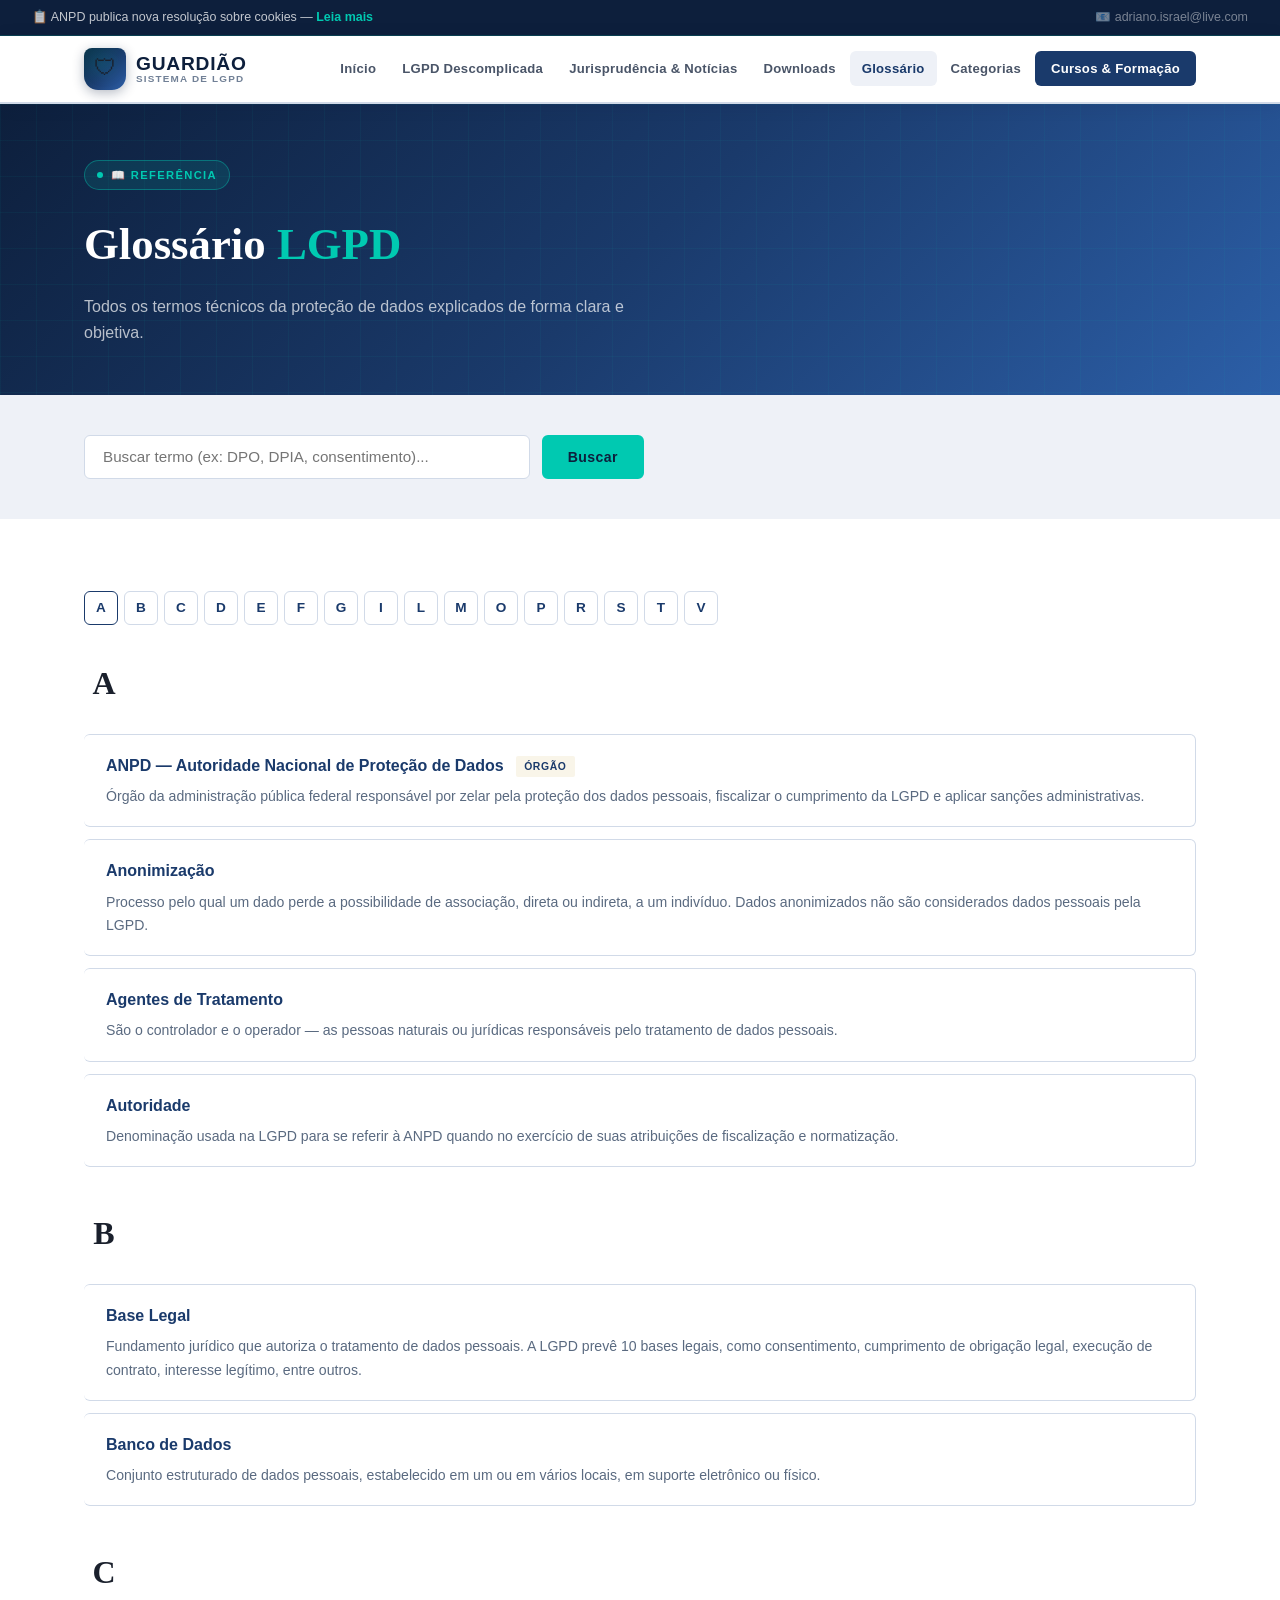
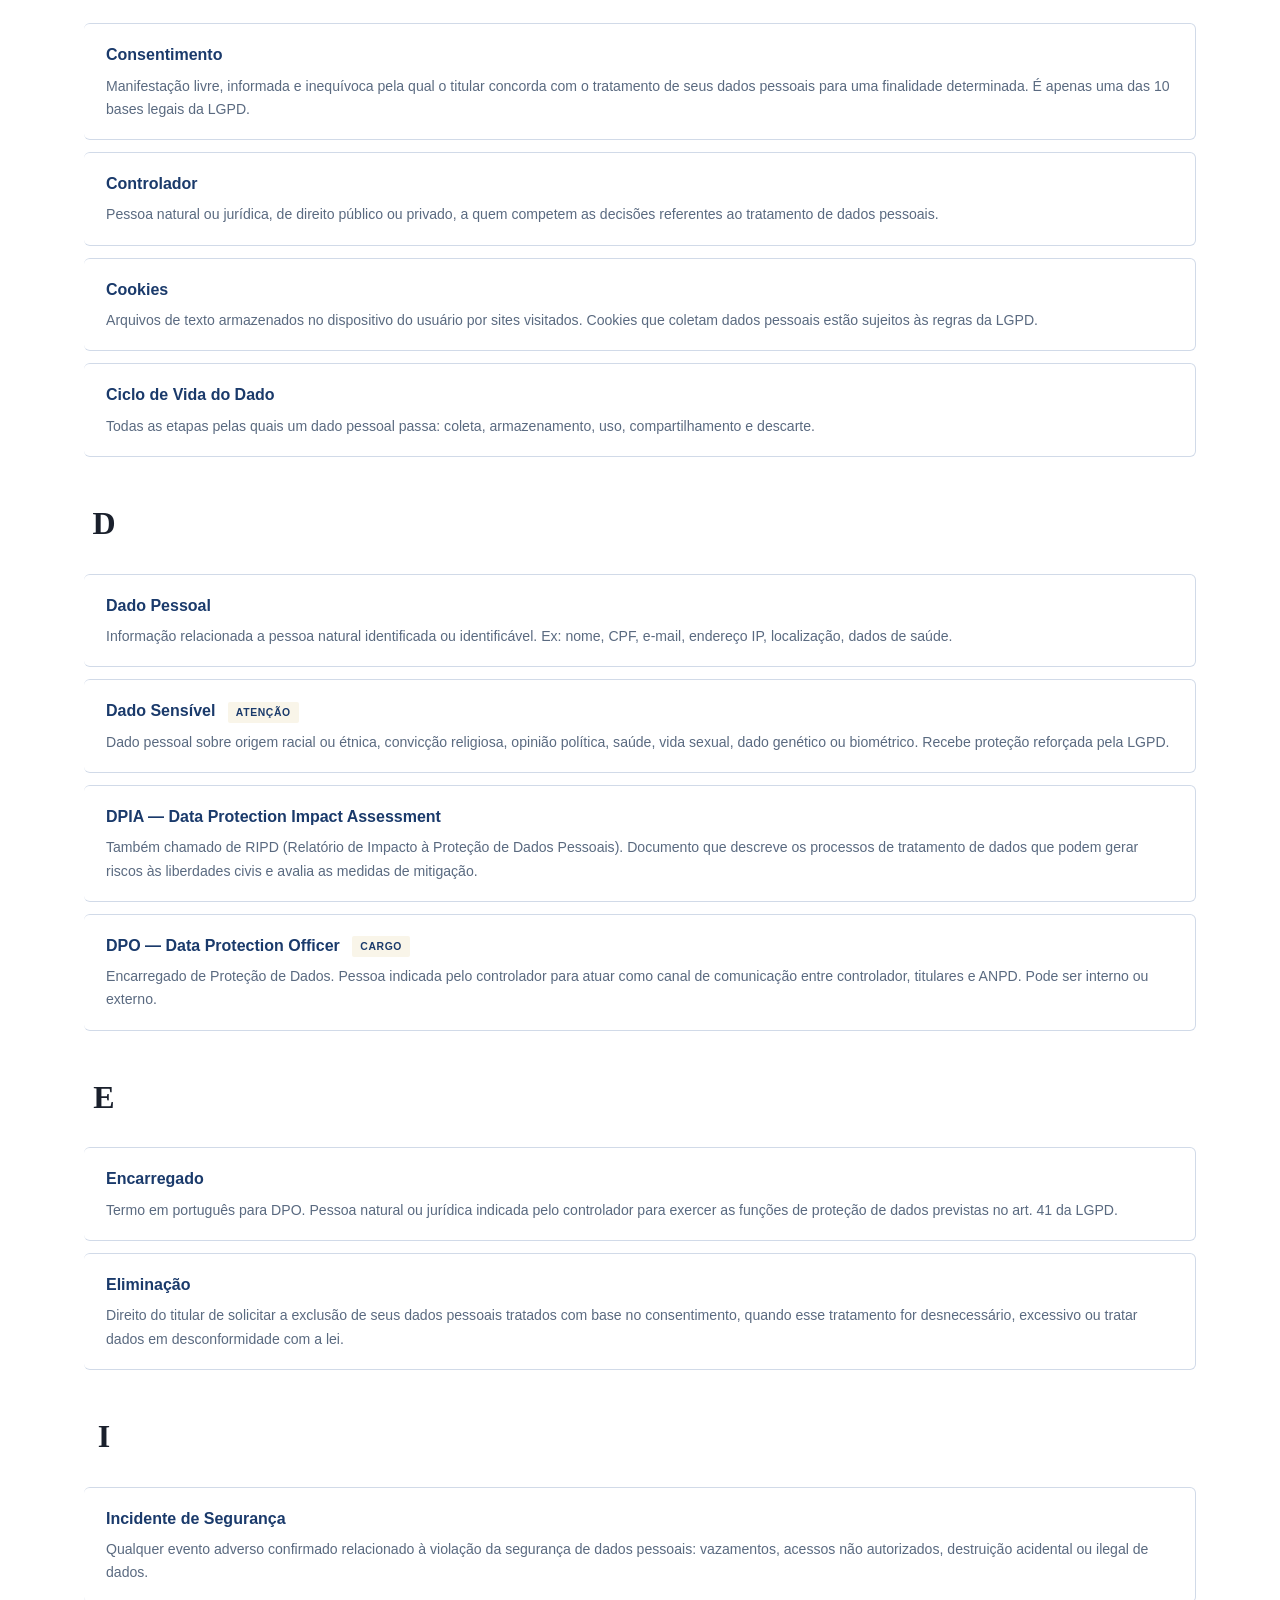
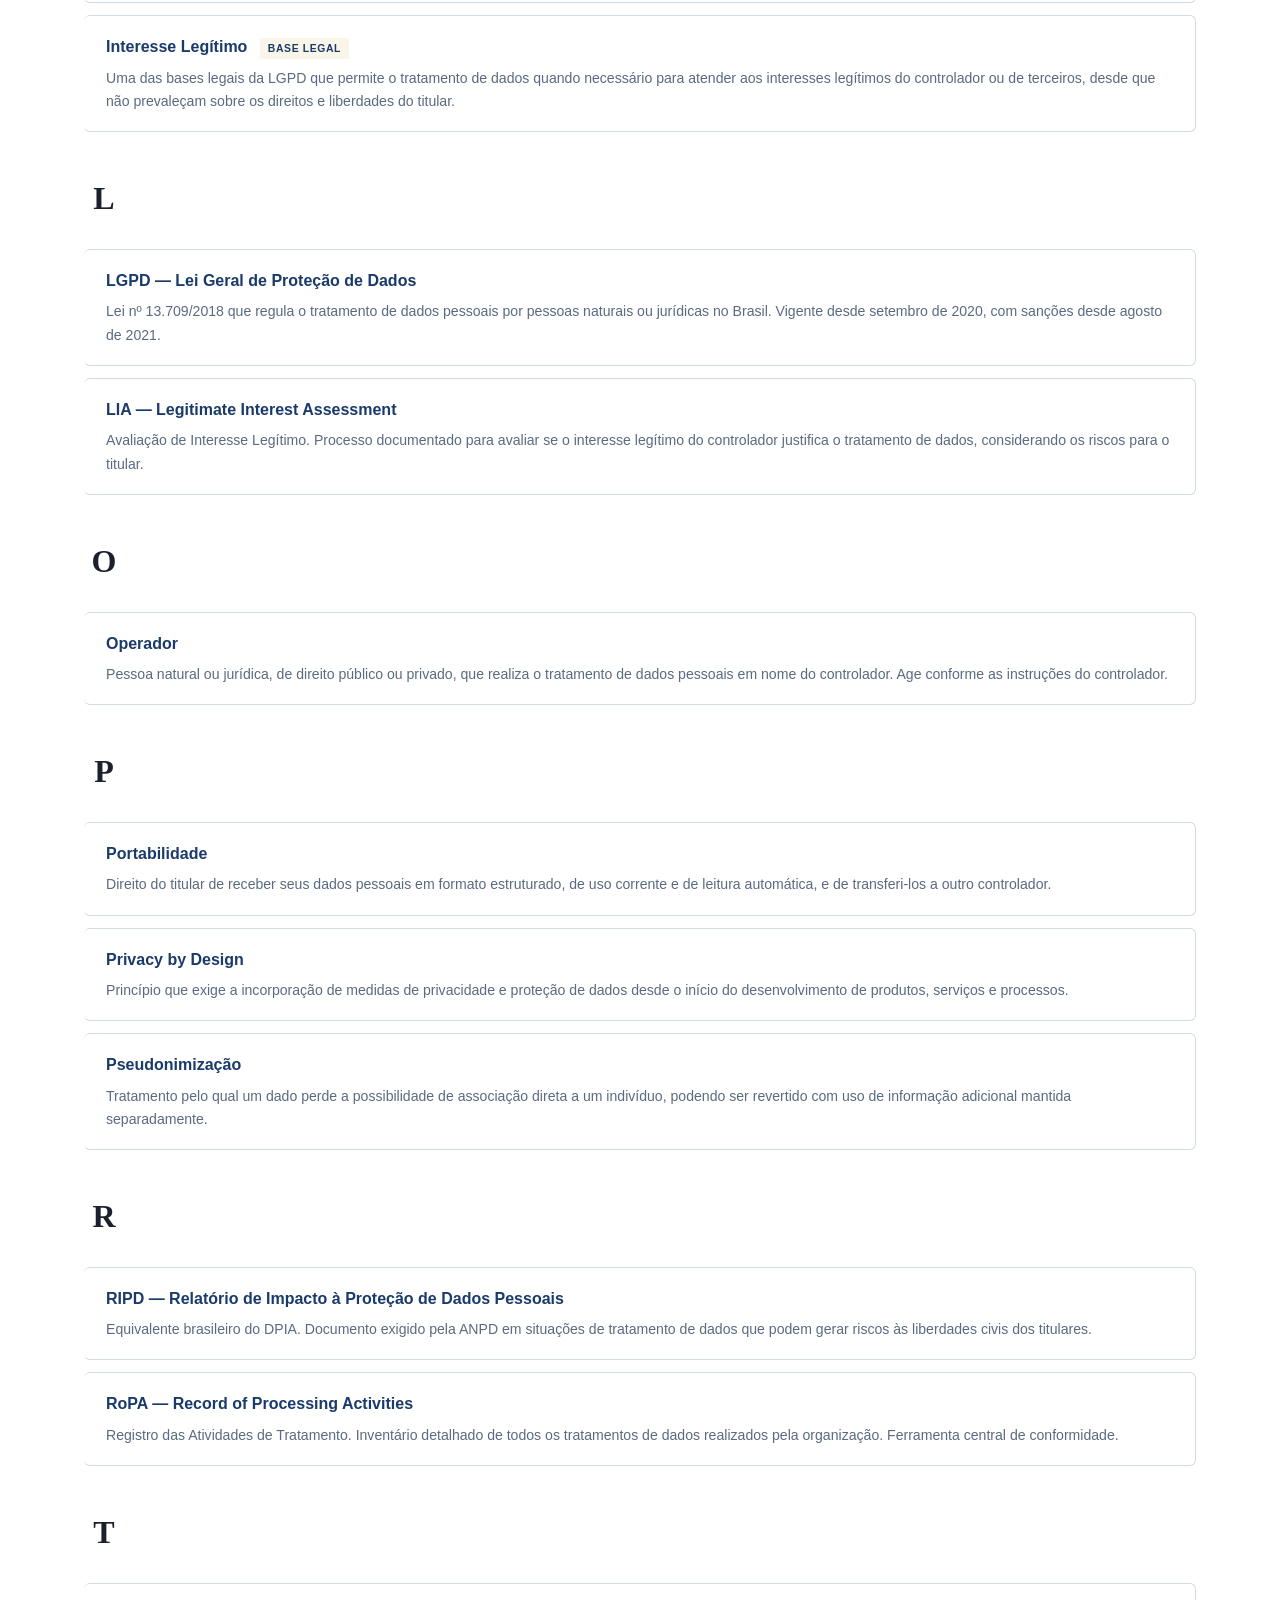
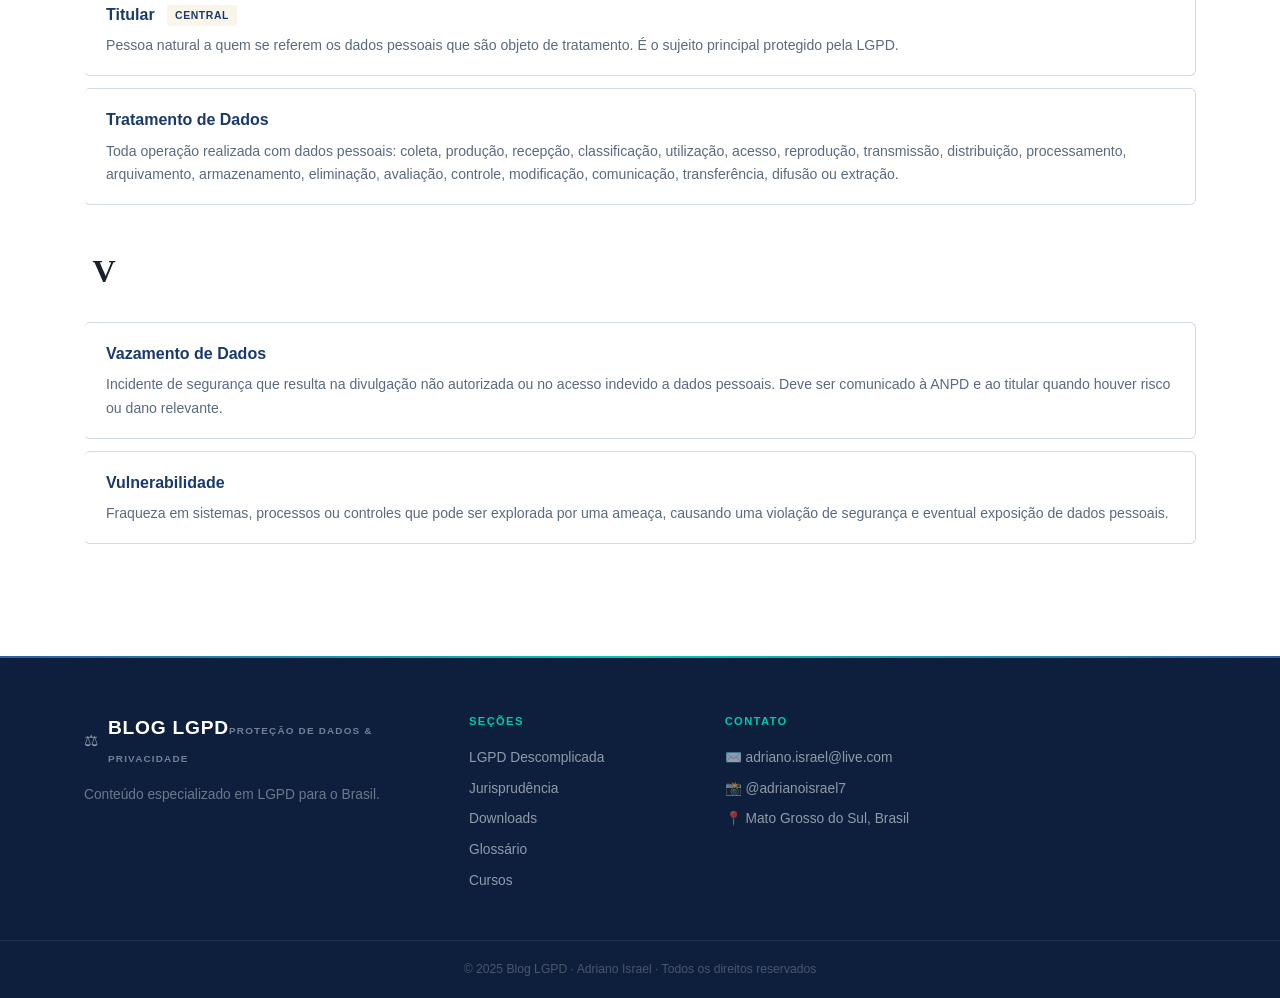
<file: pages/glossario.html>
<!DOCTYPE html>
<html lang="pt-BR">
<head>
  <meta charset="UTF-8"/><meta name="viewport" content="width=device-width, initial-scale=1.0"/>
    <meta http-equiv="Content-Security-Policy" content="default-src 'self'; script-src 'self' 'unsafe-inline' https://cdn.jsdelivr.net https://script.google.com; style-src 'self' 'unsafe-inline' https://fonts.googleapis.com; font-src 'self' https://fonts.gstatic.com; img-src 'self' data: https:; connect-src 'self' https://script.google.com https://script.googleusercontent.com https://raw.githubusercontent.com;">
  <meta http-equiv="X-Content-Type-Options" content="nosniff">
  <meta name="referrer" content="strict-origin-when-cross-origin">
  <title>Glossário LGPD | Blog LGPD</title>
  <link rel="preconnect" href="https://fonts.googleapis.com">
  <link href="https://fonts.googleapis.com/css2?family=Playfair+Display:wght@400;600;700;900&family=Source+Sans+3:wght@300;400;500;600&display=swap" rel="stylesheet">
  <link rel="stylesheet" href="../assets/css/style.css">
  <style>
    .glossario-search { background:var(--gray-bg); padding:40px 0; }
    .search-box { display:flex; gap:12px; max-width:560px; }
    .search-box input { flex:1; padding:12px 18px; border:1px solid var(--gray-border); border-radius:var(--radius); font-size:.95rem; font-family:inherit; }
    .search-box input:focus { outline:2px solid var(--gold); border-color:transparent; }
    .alfa-nav { display:flex; gap:6px; flex-wrap:wrap; margin-bottom:32px; }
    .alfa-nav a { width:34px; height:34px; display:flex; align-items:center; justify-content:center; border:1px solid var(--gray-border); border-radius:var(--radius); font-size:.85rem; font-weight:600; color:var(--navy); transition:.2s; }
    .alfa-nav a:hover, .alfa-nav a.active { background:var(--gold); border-color:var(--gold); color:var(--navy); }
    .glossario-group { margin-bottom:40px; }
    .glossario-letra { font-family:'Playfair Display',serif; font-size:2rem; color:var(--gold); font-weight:900; border-bottom:2px solid var(--gold); display:inline-block; padding-bottom:4px; margin-bottom:20px; min-width:40px; text-align:center; }
    .termo-card { background:var(--white); border:1px solid var(--gray-border); border-left:3px solid var(--gold); border-radius:var(--radius); padding:18px 22px; margin-bottom:12px; }
    .termo-card h3 { font-size:1rem; font-weight:700; color:var(--navy); margin-bottom:6px; }
    .termo-card p { font-size:.88rem; color:var(--text-muted); line-height:1.65; }
    .termo-tag { display:inline-block; font-size:.65rem; font-weight:700; text-transform:uppercase; letter-spacing:.06em; padding:2px 8px; border-radius:2px; margin-left:8px; background:rgba(201,168,76,.12); color:var(--gold); vertical-align:middle; }
  </style>
</head>
<body>
  <div class="topbar"><span>📋 ANPD publica nova resolução sobre cookies — <a href="noticias.html">Leia mais</a></span><span class="topbar-right">📧 adriano.israel@live.com</span></div>
 
  <!-- HEADER -->
  <header class="header" id="header">
    <div class="container header-inner">
      <a href="../index.html" class="logo">
        <div class="logo-shield">
          <span class="logo-shield-icon">🛡</span>
        </div>
        <div class="logo-text-wrap">
          <span class="logo-title">Guardião</span>
          <span class="logo-sub">Sistema de LGPD</span>
        </div>
      </a>
      <nav class="nav" id="nav">
        <a href="../index.html" class="nav-link">Início</a>
        <a href="lgpd-descomplicada.html" class="nav-link">LGPD Descomplicada</a>
        <a href="noticias.html" class="nav-link">Jurisprudência & Notícias</a>
        <a href="downloads.html" class="nav-link">Downloads</a>
        <a href="glossario.html" class="nav-link  active">Glossário</a>
        <a href="categorias.html" class="nav-link">Categorias</a>
        <a href="cursos.html" class="nav-link nav-cta">Cursos & Formação</a>
      </nav>
      <button class="menu-toggle" id="menuToggle" aria-label="Menu"><span></span><span></span><span></span></button>
    </div>
  </header>

  <section class="page-hero">
    <div class="container">
      <div class="hero-badge">📖 Referência</div>
      <h1>Glossário <em>LGPD</em></h1>
      <p>Todos os termos técnicos da proteção de dados explicados de forma clara e objetiva.</p>
    </div>
  </section>

  <section class="glossario-search">
    <div class="container">
      <div class="search-box">
        <input type="text" id="searchTermo" placeholder="Buscar termo (ex: DPO, DPIA, consentimento)..." />
        <button class="btn btn-primary" onclick="filtrarTermos()">Buscar</button>
      </div>
    </div>
  </section>

  <section class="section">
    <div class="container">
      <div class="alfa-nav">
        <a href="#A" class="active">A</a><a href="#B">B</a><a href="#C">C</a><a href="#D">D</a>
        <a href="#E">E</a><a href="#F">F</a><a href="#G">G</a><a href="#I">I</a>
        <a href="#L">L</a><a href="#M">M</a><a href="#O">O</a><a href="#P">P</a>
        <a href="#R">R</a><a href="#S">S</a><a href="#T">T</a><a href="#V">V</a>
      </div>

      <div id="listaTermos">
        <div class="glossario-group" id="A">
          <div class="glossario-letra">A</div>
          <div class="termo-card"><h3>ANPD — Autoridade Nacional de Proteção de Dados <span class="termo-tag">Órgão</span></h3><p>Órgão da administração pública federal responsável por zelar pela proteção dos dados pessoais, fiscalizar o cumprimento da LGPD e aplicar sanções administrativas.</p></div>
          <div class="termo-card"><h3>Anonimização</h3><p>Processo pelo qual um dado perde a possibilidade de associação, direta ou indireta, a um indivíduo. Dados anonimizados não são considerados dados pessoais pela LGPD.</p></div>
          <div class="termo-card"><h3>Agentes de Tratamento</h3><p>São o controlador e o operador — as pessoas naturais ou jurídicas responsáveis pelo tratamento de dados pessoais.</p></div>
          <div class="termo-card"><h3>Autoridade</h3><p>Denominação usada na LGPD para se referir à ANPD quando no exercício de suas atribuições de fiscalização e normatização.</p></div>
        </div>

        <div class="glossario-group" id="B">
          <div class="glossario-letra">B</div>
          <div class="termo-card"><h3>Base Legal</h3><p>Fundamento jurídico que autoriza o tratamento de dados pessoais. A LGPD prevê 10 bases legais, como consentimento, cumprimento de obrigação legal, execução de contrato, interesse legítimo, entre outros.</p></div>
          <div class="termo-card"><h3>Banco de Dados</h3><p>Conjunto estruturado de dados pessoais, estabelecido em um ou em vários locais, em suporte eletrônico ou físico.</p></div>
        </div>

        <div class="glossario-group" id="C">
          <div class="glossario-letra">C</div>
          <div class="termo-card"><h3>Consentimento</h3><p>Manifestação livre, informada e inequívoca pela qual o titular concorda com o tratamento de seus dados pessoais para uma finalidade determinada. É apenas uma das 10 bases legais da LGPD.</p></div>
          <div class="termo-card"><h3>Controlador</h3><p>Pessoa natural ou jurídica, de direito público ou privado, a quem competem as decisões referentes ao tratamento de dados pessoais.</p></div>
          <div class="termo-card"><h3>Cookies</h3><p>Arquivos de texto armazenados no dispositivo do usuário por sites visitados. Cookies que coletam dados pessoais estão sujeitos às regras da LGPD.</p></div>
          <div class="termo-card"><h3>Ciclo de Vida do Dado</h3><p>Todas as etapas pelas quais um dado pessoal passa: coleta, armazenamento, uso, compartilhamento e descarte.</p></div>
        </div>

        <div class="glossario-group" id="D">
          <div class="glossario-letra">D</div>
          <div class="termo-card"><h3>Dado Pessoal</h3><p>Informação relacionada a pessoa natural identificada ou identificável. Ex: nome, CPF, e-mail, endereço IP, localização, dados de saúde.</p></div>
          <div class="termo-card"><h3>Dado Sensível <span class="termo-tag">Atenção</span></h3><p>Dado pessoal sobre origem racial ou étnica, convicção religiosa, opinião política, saúde, vida sexual, dado genético ou biométrico. Recebe proteção reforçada pela LGPD.</p></div>
          <div class="termo-card"><h3>DPIA — Data Protection Impact Assessment</h3><p>Também chamado de RIPD (Relatório de Impacto à Proteção de Dados Pessoais). Documento que descreve os processos de tratamento de dados que podem gerar riscos às liberdades civis e avalia as medidas de mitigação.</p></div>
          <div class="termo-card"><h3>DPO — Data Protection Officer <span class="termo-tag">Cargo</span></h3><p>Encarregado de Proteção de Dados. Pessoa indicada pelo controlador para atuar como canal de comunicação entre controlador, titulares e ANPD. Pode ser interno ou externo.</p></div>
        </div>

        <div class="glossario-group" id="E">
          <div class="glossario-letra">E</div>
          <div class="termo-card"><h3>Encarregado</h3><p>Termo em português para DPO. Pessoa natural ou jurídica indicada pelo controlador para exercer as funções de proteção de dados previstas no art. 41 da LGPD.</p></div>
          <div class="termo-card"><h3>Eliminação</h3><p>Direito do titular de solicitar a exclusão de seus dados pessoais tratados com base no consentimento, quando esse tratamento for desnecessário, excessivo ou tratar dados em desconformidade com a lei.</p></div>
        </div>

        <div class="glossario-group" id="I">
          <div class="glossario-letra">I</div>
          <div class="termo-card"><h3>Incidente de Segurança</h3><p>Qualquer evento adverso confirmado relacionado à violação da segurança de dados pessoais: vazamentos, acessos não autorizados, destruição acidental ou ilegal de dados.</p></div>
          <div class="termo-card"><h3>Interesse Legítimo <span class="termo-tag">Base Legal</span></h3><p>Uma das bases legais da LGPD que permite o tratamento de dados quando necessário para atender aos interesses legítimos do controlador ou de terceiros, desde que não prevaleçam sobre os direitos e liberdades do titular.</p></div>
        </div>

        <div class="glossario-group" id="L">
          <div class="glossario-letra">L</div>
          <div class="termo-card"><h3>LGPD — Lei Geral de Proteção de Dados</h3><p>Lei nº 13.709/2018 que regula o tratamento de dados pessoais por pessoas naturais ou jurídicas no Brasil. Vigente desde setembro de 2020, com sanções desde agosto de 2021.</p></div>
          <div class="termo-card"><h3>LIA — Legitimate Interest Assessment</h3><p>Avaliação de Interesse Legítimo. Processo documentado para avaliar se o interesse legítimo do controlador justifica o tratamento de dados, considerando os riscos para o titular.</p></div>
        </div>

        <div class="glossario-group" id="O">
          <div class="glossario-letra">O</div>
          <div class="termo-card"><h3>Operador</h3><p>Pessoa natural ou jurídica, de direito público ou privado, que realiza o tratamento de dados pessoais em nome do controlador. Age conforme as instruções do controlador.</p></div>
        </div>

        <div class="glossario-group" id="P">
          <div class="glossario-letra">P</div>
          <div class="termo-card"><h3>Portabilidade</h3><p>Direito do titular de receber seus dados pessoais em formato estruturado, de uso corrente e de leitura automática, e de transferi-los a outro controlador.</p></div>
          <div class="termo-card"><h3>Privacy by Design</h3><p>Princípio que exige a incorporação de medidas de privacidade e proteção de dados desde o início do desenvolvimento de produtos, serviços e processos.</p></div>
          <div class="termo-card"><h3>Pseudonimização</h3><p>Tratamento pelo qual um dado perde a possibilidade de associação direta a um indivíduo, podendo ser revertido com uso de informação adicional mantida separadamente.</p></div>
        </div>

        <div class="glossario-group" id="R">
          <div class="glossario-letra">R</div>
          <div class="termo-card"><h3>RIPD — Relatório de Impacto à Proteção de Dados Pessoais</h3><p>Equivalente brasileiro do DPIA. Documento exigido pela ANPD em situações de tratamento de dados que podem gerar riscos às liberdades civis dos titulares.</p></div>
          <div class="termo-card"><h3>RoPA — Record of Processing Activities</h3><p>Registro das Atividades de Tratamento. Inventário detalhado de todos os tratamentos de dados realizados pela organização. Ferramenta central de conformidade.</p></div>
        </div>

        <div class="glossario-group" id="T">
          <div class="glossario-letra">T</div>
          <div class="termo-card"><h3>Titular <span class="termo-tag">Central</span></h3><p>Pessoa natural a quem se referem os dados pessoais que são objeto de tratamento. É o sujeito principal protegido pela LGPD.</p></div>
          <div class="termo-card"><h3>Tratamento de Dados</h3><p>Toda operação realizada com dados pessoais: coleta, produção, recepção, classificação, utilização, acesso, reprodução, transmissão, distribuição, processamento, arquivamento, armazenamento, eliminação, avaliação, controle, modificação, comunicação, transferência, difusão ou extração.</p></div>
        </div>

        <div class="glossario-group" id="V">
          <div class="glossario-letra">V</div>
          <div class="termo-card"><h3>Vazamento de Dados</h3><p>Incidente de segurança que resulta na divulgação não autorizada ou no acesso indevido a dados pessoais. Deve ser comunicado à ANPD e ao titular quando houver risco ou dano relevante.</p></div>
          <div class="termo-card"><h3>Vulnerabilidade</h3><p>Fraqueza em sistemas, processos ou controles que pode ser explorada por uma ameaça, causando uma violação de segurança e eventual exposição de dados pessoais.</p></div>
        </div>
      </div>
    </div>
  </section>

  <footer class="footer"><div class="container footer-grid"><div><div class="logo"><span class="logo-icon">⚖</span><div><span class="logo-title">Blog <strong>LGPD</strong></span><span class="logo-sub">Proteção de Dados & Privacidade</span></div></div><p class="footer-desc">Conteúdo especializado em LGPD para o Brasil.</p></div><div><h4>Seções</h4><ul><li><a href="lgpd-descomplicada.html">LGPD Descomplicada</a></li><li><a href="noticias.html">Jurisprudência</a></li><li><a href="downloads.html">Downloads</a></li><li><a href="glossario.html">Glossário</a></li><li><a href="cursos.html">Cursos</a></li></ul></div><div><h4>Contato</h4><ul><li>✉️ adriano.israel@live.com</li><li>📸 @adrianoisrael7</li><li>📍 Mato Grosso do Sul, Brasil</li></ul></div></div><div class="footer-bottom"><p>© 2025 Blog LGPD · Adriano Israel · Todos os direitos reservados</p></div></footer>
  <script src="../assets/js/script.js"></script>
  <script>
    function filtrarTermos() {
      const q = document.getElementById('searchTermo').value.toLowerCase();
      document.querySelectorAll('.termo-card').forEach(card => {
        card.style.display = card.textContent.toLowerCase().includes(q) ? '' : 'none';
      });
    }
    document.getElementById('searchTermo').addEventListener('keyup', filtrarTermos);
  </script>
</body>
</html>
</file>
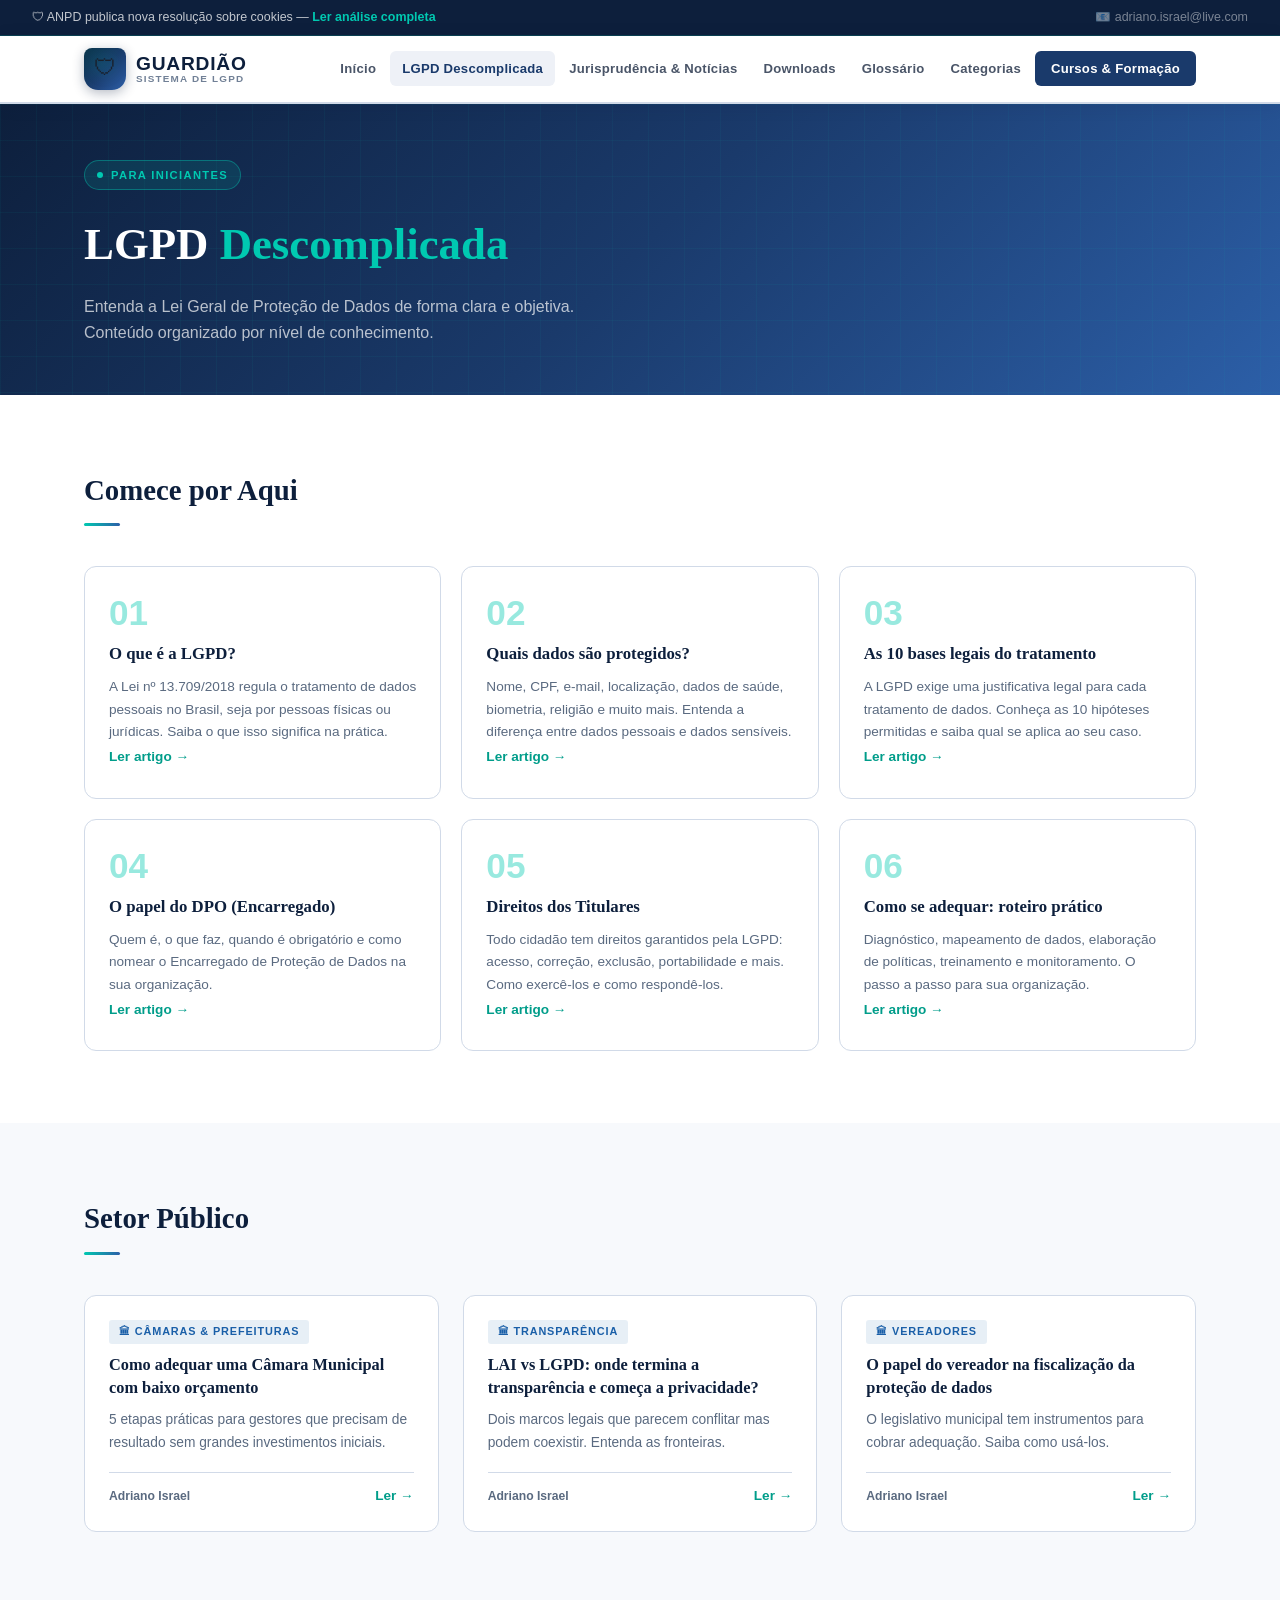
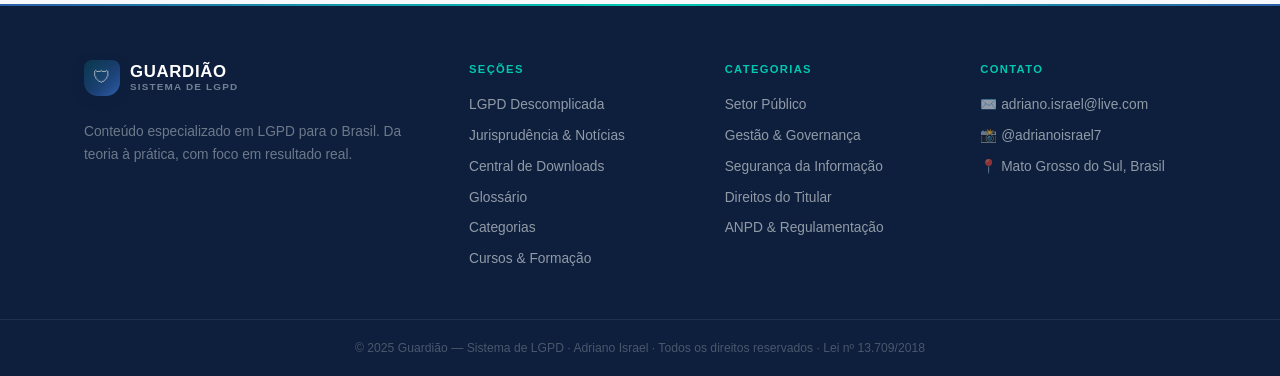
<file: pages/lgpd-descomplicada.html>
<!DOCTYPE html>
<html lang="pt-BR">
<head>
  <meta charset="UTF-8"/><meta name="viewport" content="width=device-width, initial-scale=1.0"/>
    <meta http-equiv="Content-Security-Policy" content="default-src 'self'; script-src 'self' 'unsafe-inline' https://cdn.jsdelivr.net https://script.google.com; style-src 'self' 'unsafe-inline' https://fonts.googleapis.com; font-src 'self' https://fonts.gstatic.com; img-src 'self' data: https:; connect-src 'self' https://script.google.com https://script.googleusercontent.com https://raw.githubusercontent.com;">
  <meta http-equiv="X-Content-Type-Options" content="nosniff">
  <meta name="referrer" content="strict-origin-when-cross-origin">
  <title>LGPD Descomplicada | Guardião — Sistema de LGPD</title>
  <meta name="description" content="Entenda a Lei Geral de Proteção de Dados de forma clara e objetiva. Conteúdo organizado por nível de conhecimento.">
  <link rel="preconnect" href="https://fonts.googleapis.com">
  <link href="https://fonts.googleapis.com/css2?family=Montserrat:wght@400;500;600;700;800;900&family=Source+Serif+4:ital,wght@0,300;0,400;0,600;0,700;1,400&family=JetBrains+Mono:wght@400;500&display=swap" rel="stylesheet">
  <link rel="stylesheet" href="../assets/css/style.css">
</head>
<body>

  <!-- TOPBAR -->
  <div class="topbar">
    <span>🛡 ANPD publica nova resolução sobre cookies — <a href="noticias.html">Ler análise completa</a></span>
    <span class="topbar-right">📧 adriano.israel@live.com</span>
  </div>

  <!-- HEADER -->
  <header class="header" id="header">
    <div class="container header-inner">
      <a href="../index.html" class="logo">
        <div class="logo-shield">
          <span class="logo-shield-icon">🛡</span>
        </div>
        <div class="logo-text-wrap">
          <span class="logo-title">Guardião</span>
          <span class="logo-sub">Sistema de LGPD</span>
        </div>
      </a>
      <nav class="nav" id="nav">
        <a href="../index.html" class="nav-link">Início</a>
        <a href="lgpd-descomplicada.html" class="nav-link active">LGPD Descomplicada</a>
        <a href="noticias.html" class="nav-link">Jurisprudência & Notícias</a>
        <a href="downloads.html" class="nav-link">Downloads</a>
        <a href="glossario.html" class="nav-link">Glossário</a>
        <a href="categorias.html" class="nav-link">Categorias</a>
        <a href="cursos.html" class="nav-link nav-cta">Cursos & Formação</a>
      </nav>
      <button class="menu-toggle" id="menuToggle" aria-label="Menu"><span></span><span></span><span></span></button>
    </div>
  </header>

  <!-- PAGE HERO -->
  <div class="page-hero">
    <div class="container">
      <div class="hero-badge">Para Iniciantes</div>
      <h1>LGPD <em>Descomplicada</em></h1>
      <p>Entenda a Lei Geral de Proteção de Dados de forma clara e objetiva. Conteúdo organizado por nível de conhecimento.</p>
    </div>
  </div>

  <!-- TRILHA: COMECE POR AQUI -->
  <section class="section">
    <div class="container">
      <div class="section-header"><h2>Comece por Aqui</h2></div>
      <div class="trilha-grid">

        <div class="trilha-card">
          <div class="trilha-num">01</div>
          <h3>O que é a LGPD?</h3>
          <p>A Lei nº 13.709/2018 regula o tratamento de dados pessoais no Brasil, seja por pessoas físicas ou jurídicas. Saiba o que isso significa na prática.</p>
          <a href="artigo.html?file=/blog-lgpd/content/lgpd-descomplicada/01-o-que-e-lgpd.md" class="btn-text">Ler artigo →</a>
        </div>

        <div class="trilha-card">
          <div class="trilha-num">02</div>
          <h3>Quais dados são protegidos?</h3>
          <p>Nome, CPF, e-mail, localização, dados de saúde, biometria, religião e muito mais. Entenda a diferença entre dados pessoais e dados sensíveis.</p>
          <a href="artigo.html?file=/blog-lgpd/content/lgpd-descomplicada/02-quais-dados-sao-protegidos.md" class="btn-text">Ler artigo →</a>
        </div>

        <div class="trilha-card">
          <div class="trilha-num">03</div>
          <h3>As 10 bases legais do tratamento</h3>
          <p>A LGPD exige uma justificativa legal para cada tratamento de dados. Conheça as 10 hipóteses permitidas e saiba qual se aplica ao seu caso.</p>
          <a href="artigo.html?file=/blog-lgpd/content/lgpd-descomplicada/03-bases-legais.md" class="btn-text">Ler artigo →</a>
        </div>

        <div class="trilha-card">
          <div class="trilha-num">04</div>
          <h3>O papel do DPO (Encarregado)</h3>
          <p>Quem é, o que faz, quando é obrigatório e como nomear o Encarregado de Proteção de Dados na sua organização.</p>
          <a href="artigo.html?file=/blog-lgpd/content/lgpd-descomplicada/04-papel-do-dpo.md" class="btn-text">Ler artigo →</a>
        </div>

        <div class="trilha-card">
          <div class="trilha-num">05</div>
          <h3>Direitos dos Titulares</h3>
          <p>Todo cidadão tem direitos garantidos pela LGPD: acesso, correção, exclusão, portabilidade e mais. Como exercê-los e como respondê-los.</p>
          <a href="artigo.html?file=/blog-lgpd/content/lgpd-descomplicada/05-direitos-dos-titulares.md" class="btn-text">Ler artigo →</a>
        </div>

        <div class="trilha-card">
          <div class="trilha-num">06</div>
          <h3>Como se adequar: roteiro prático</h3>
          <p>Diagnóstico, mapeamento de dados, elaboração de políticas, treinamento e monitoramento. O passo a passo para sua organização.</p>
          <a href="artigo.html?file=/blog-lgpd/content/lgpd-descomplicada/06-como-se-adequar.md" class="btn-text">Ler artigo →</a>
        </div>

      </div>
    </div>
  </section>

  <!-- SETOR PÚBLICO -->
  <section class="section section-gray">
    <div class="container">
      <div class="section-header"><h2>Setor Público</h2></div>
      <div class="artigos-grid">

        <article class="artigo-card">
          <div class="artigo-cat setor">🏛 Câmaras & Prefeituras</div>
          <h3>Como adequar uma Câmara Municipal com baixo orçamento</h3>
          <p>5 etapas práticas para gestores que precisam de resultado sem grandes investimentos iniciais.</p>
          <div class="artigo-footer">
            <span class="autor">Adriano Israel</span>
            <a href="artigo.html?file=/blog-lgpd/content/artigos/setor-publico/camara-municipal-baixo-orcamento.md" class="btn-text">Ler →</a>
          </div>
        </article>

        <article class="artigo-card">
          <div class="artigo-cat setor">🏛 Transparência</div>
          <h3>LAI vs LGPD: onde termina a transparência e começa a privacidade?</h3>
          <p>Dois marcos legais que parecem conflitar mas podem coexistir. Entenda as fronteiras.</p>
          <div class="artigo-footer">
            <span class="autor">Adriano Israel</span>
            <a href="artigo.html?file=/blog-lgpd/content/artigos/setor-publico/lai-vs-lgpd.md" class="btn-text">Ler →</a>
          </div>
        </article>

        <article class="artigo-card">
          <div class="artigo-cat setor">🏛 Vereadores</div>
          <h3>O papel do vereador na fiscalização da proteção de dados</h3>
          <p>O legislativo municipal tem instrumentos para cobrar adequação. Saiba como usá-los.</p>
          <div class="artigo-footer">
            <span class="autor">Adriano Israel</span>
            <a href="artigo.html?file=/blog-lgpd/content/artigos/setor-publico/papel-vereador-lgpd.md" class="btn-text">Ler →</a>
          </div>
        </article>

      </div>
    </div>
  </section>

  <!-- FOOTER -->
  <footer class="footer">
    <div class="container footer-grid">
      <div>
        <a href="../index.html" class="logo" style="margin-bottom:12px;display:inline-flex;">
          <div class="logo-shield" style="width:36px;height:36px;"><span class="logo-shield-icon" style="font-size:1.1rem;">🛡</span></div>
          <div class="logo-text-wrap">
            <span class="logo-title" style="color:white;font-size:1.05rem;">Guardião</span>
            <span class="logo-sub">Sistema de LGPD</span>
          </div>
        </a>
        <p class="footer-desc">Conteúdo especializado em LGPD para o Brasil. Da teoria à prática, com foco em resultado real.</p>
      </div>
      <div>
        <h4>Seções</h4>
        <ul>
          <li><a href="lgpd-descomplicada.html">LGPD Descomplicada</a></li>
          <li><a href="noticias.html">Jurisprudência & Notícias</a></li>
          <li><a href="downloads.html">Central de Downloads</a></li>
          <li><a href="glossario.html">Glossário</a></li>
          <li><a href="categorias.html">Categorias</a></li>
          <li><a href="cursos.html">Cursos & Formação</a></li>
        </ul>
      </div>
      <div>
        <h4>Categorias</h4>
        <ul>
          <li><a href="categorias.html">Setor Público</a></li>
          <li><a href="categorias.html">Gestão & Governança</a></li>
          <li><a href="categorias.html">Segurança da Informação</a></li>
          <li><a href="categorias.html">Direitos do Titular</a></li>
          <li><a href="categorias.html">ANPD & Regulamentação</a></li>
        </ul>
      </div>
      <div>
        <h4>Contato</h4>
        <ul>
          <li>✉️ adriano.israel@live.com</li>
          <li>📸 @adrianoisrael7</li>
          <li>📍 Mato Grosso do Sul, Brasil</li>
        </ul>
      </div>
    </div>
    <div class="footer-bottom">
      <p>© 2025 Guardião — Sistema de LGPD · Adriano Israel · Todos os direitos reservados · Lei nº 13.709/2018</p>
    </div>
  </footer>

  <script src="../assets/js/script.js"></script>
</body>
</html>
</file>
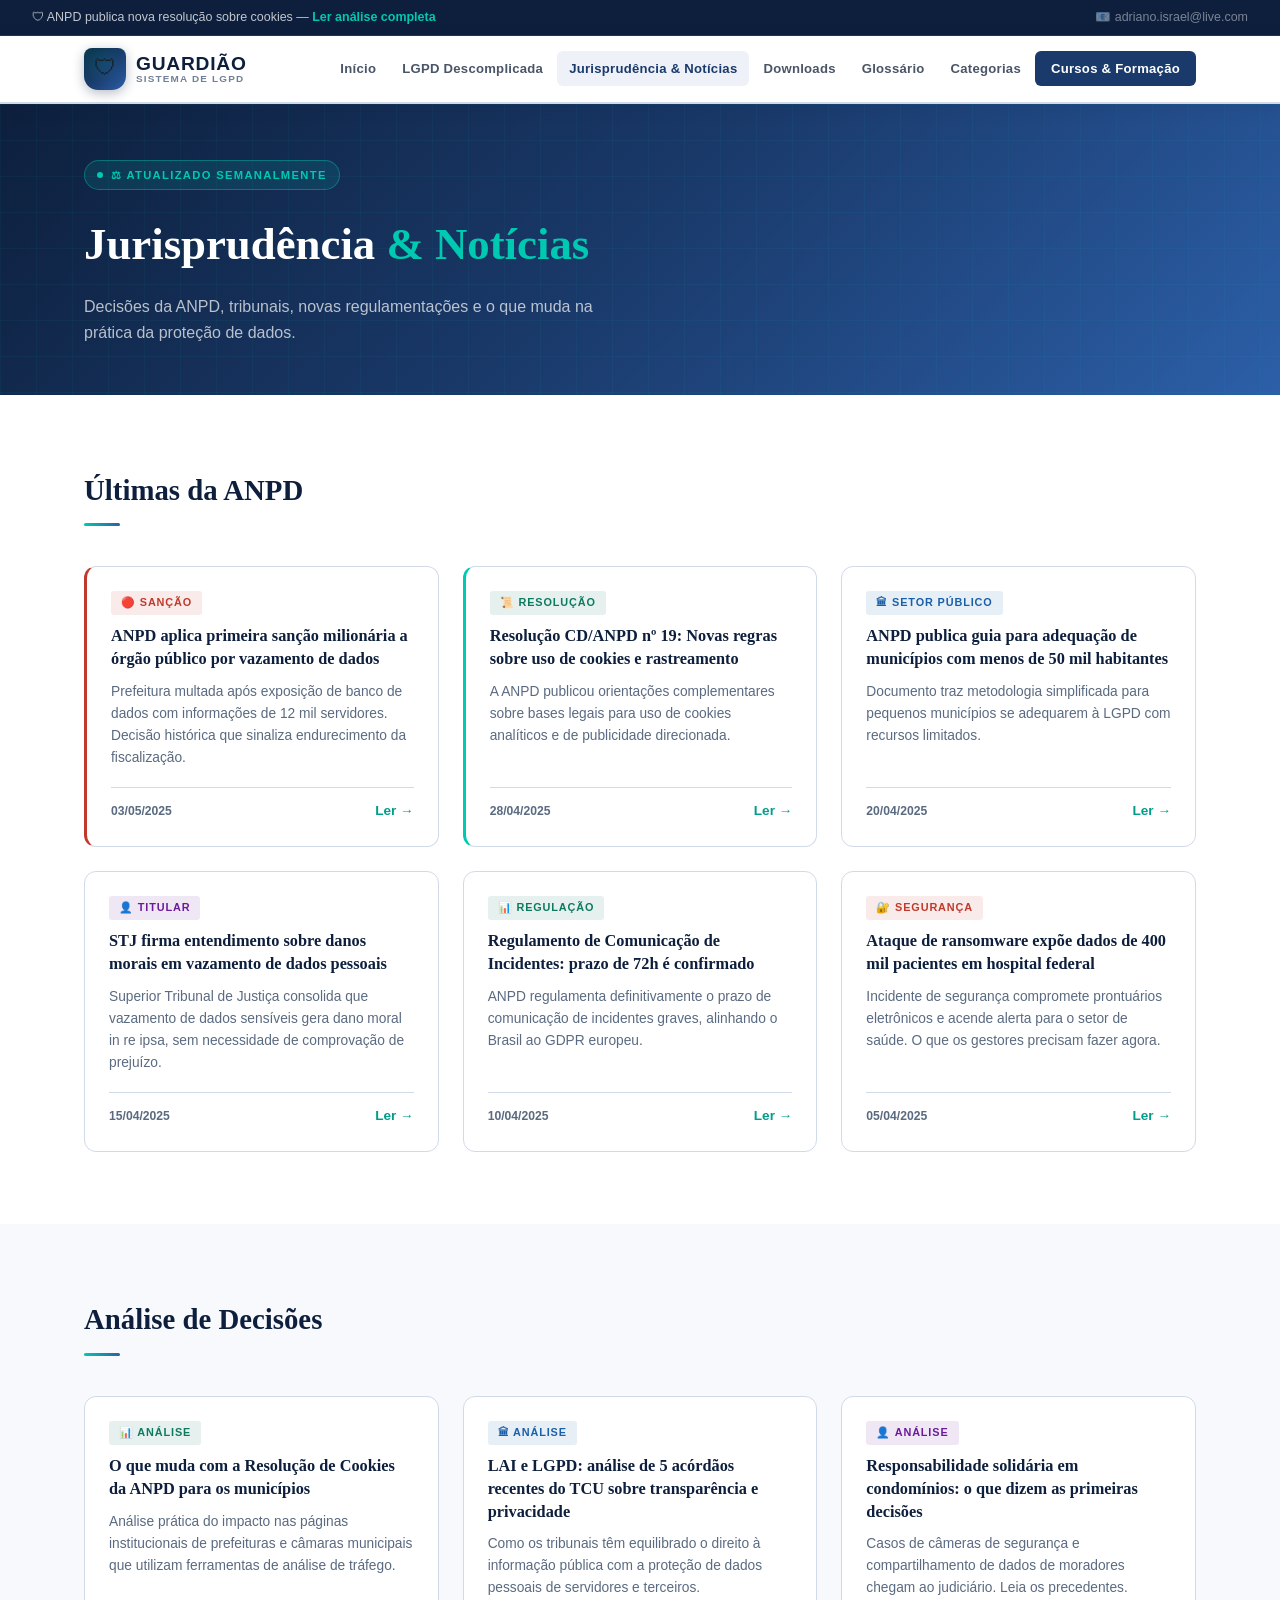
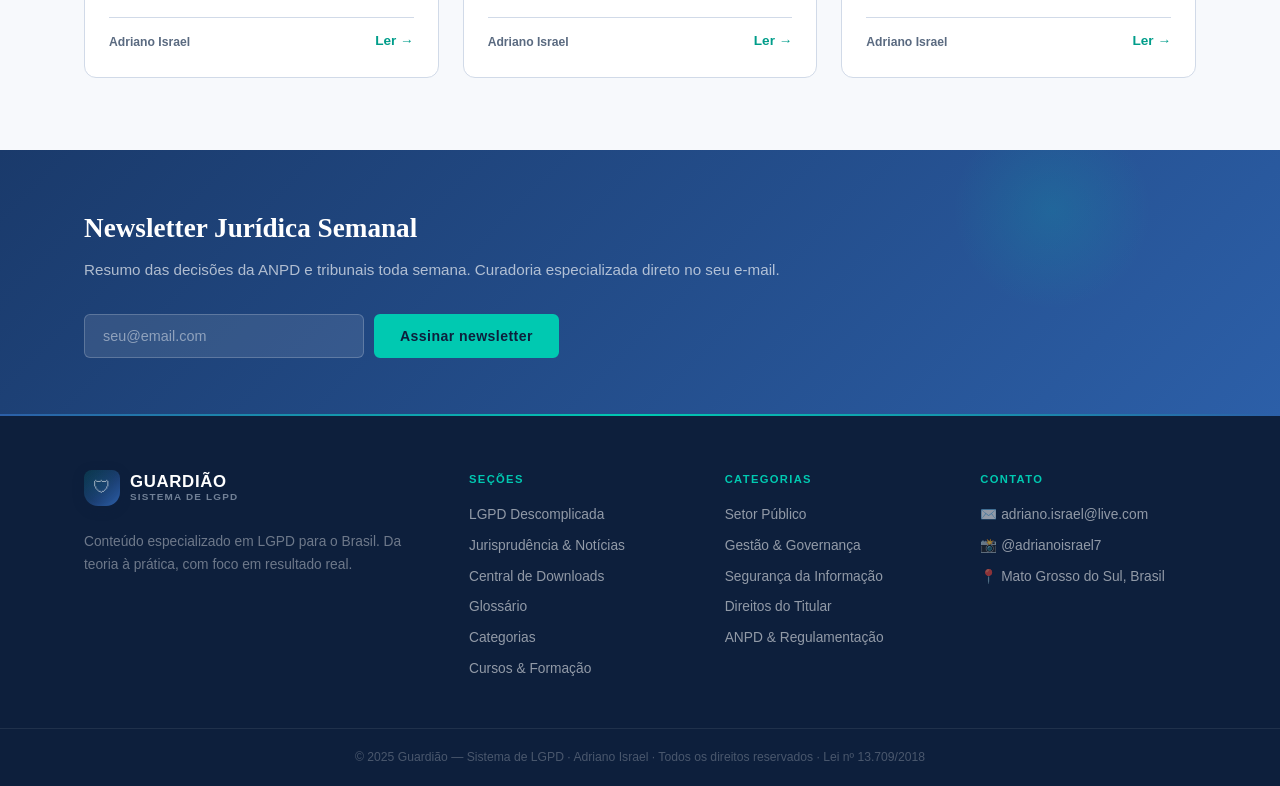
<file: pages/noticias.html>
<!DOCTYPE html>
<html lang="pt-BR">
<head>
  <meta charset="UTF-8"/><meta name="viewport" content="width=device-width, initial-scale=1.0"/>
    <meta http-equiv="Content-Security-Policy" content="default-src 'self'; script-src 'self' 'unsafe-inline' https://cdn.jsdelivr.net https://script.google.com; style-src 'self' 'unsafe-inline' https://fonts.googleapis.com; font-src 'self' https://fonts.gstatic.com; img-src 'self' data: https:; connect-src 'self' https://script.google.com https://script.googleusercontent.com https://raw.githubusercontent.com;">
  <meta http-equiv="X-Content-Type-Options" content="nosniff">
  <meta name="referrer" content="strict-origin-when-cross-origin">
  <title>Jurisprudência & Notícias | Guardião — Sistema de LGPD</title>
  <meta name="description" content="Decisões da ANPD, tribunais, novas regulamentações e o que muda na prática da proteção de dados.">
  <link rel="preconnect" href="https://fonts.googleapis.com">
  <link href="https://fonts.googleapis.com/css2?family=Montserrat:wght@400;500;600;700;800;900&family=Source+Serif+4:ital,wght@0,300;0,400;0,600;0,700;1,400&family=JetBrains+Mono:wght@400;500&display=swap" rel="stylesheet">
  <link rel="stylesheet" href="../assets/css/style.css">
</head>
<body>

  <!-- TOPBAR -->
  <div class="topbar">
    <span>🛡 ANPD publica nova resolução sobre cookies — <a href="noticias.html">Ler análise completa</a></span>
    <span class="topbar-right">📧 adriano.israel@live.com</span>
  </div>

  <!-- HEADER -->
  <header class="header" id="header">
    <div class="container header-inner">
      <a href="../index.html" class="logo">
        <div class="logo-shield">
          <span class="logo-shield-icon">🛡</span>
        </div>
        <div class="logo-text-wrap">
          <span class="logo-title">Guardião</span>
          <span class="logo-sub">Sistema de LGPD</span>
        </div>
      </a>
      <nav class="nav" id="nav">
        <a href="../index.html" class="nav-link">Início</a>
        <a href="lgpd-descomplicada.html" class="nav-link">LGPD Descomplicada</a>
        <a href="noticias.html" class="nav-link active">Jurisprudência & Notícias</a>
        <a href="downloads.html" class="nav-link">Downloads</a>
        <a href="glossario.html" class="nav-link">Glossário</a>
        <a href="categorias.html" class="nav-link">Categorias</a>
        <a href="cursos.html" class="nav-link nav-cta">Cursos & Formação</a>
      </nav>
      <button class="menu-toggle" id="menuToggle" aria-label="Menu"><span></span><span></span><span></span></button>
    </div>
  </header>

  <!-- PAGE HERO -->
  <div class="page-hero">
    <div class="container">
      <div class="hero-badge">⚖ Atualizado Semanalmente</div>
      <h1>Jurisprudência <em>& Notícias</em></h1>
      <p>Decisões da ANPD, tribunais, novas regulamentações e o que muda na prática da proteção de dados.</p>
    </div>
  </div>

  <!-- ÚLTIMAS DA ANPD -->
  <section class="section">
    <div class="container">
      <div class="section-header"><h2>Últimas da ANPD</h2></div>
      <div class="artigos-grid">

        <article class="artigo-card" style="border-left: 3px solid var(--seguranca);">
          <div class="artigo-cat seguranca">🔴 Sanção</div>
          <h3>ANPD aplica primeira sanção milionária a órgão público por vazamento de dados</h3>
          <p>Prefeitura multada após exposição de banco de dados com informações de 12 mil servidores. Decisão histórica que sinaliza endurecimento da fiscalização.</p>
          <div class="artigo-footer">
            <span class="autor">03/05/2025</span>
            <a href="artigo.html?file=/blog-lgpd/content/noticias/sancao-milionaria-orgao-publico.md" class="btn-text">Ler →</a>
          </div>
        </article>

        <article class="artigo-card" style="border-left: 3px solid var(--cyan);">
          <div class="artigo-cat governanca">📜 Resolução</div>
          <h3>Resolução CD/ANPD nº 19: Novas regras sobre uso de cookies e rastreamento</h3>
          <p>A ANPD publicou orientações complementares sobre bases legais para uso de cookies analíticos e de publicidade direcionada.</p>
          <div class="artigo-footer">
            <span class="autor">28/04/2025</span>
            <a href="artigo.html?file=/blog-lgpd/content/noticias/resolucao-cd-anpd-19-cookies-rastreamento.md" class="btn-text">Ler →</a>
          </div>
        </article>

        <article class="artigo-card">
          <div class="artigo-cat setor">🏛 Setor Público</div>
          <h3>ANPD publica guia para adequação de municípios com menos de 50 mil habitantes</h3>
          <p>Documento traz metodologia simplificada para pequenos municípios se adequarem à LGPD com recursos limitados.</p>
          <div class="artigo-footer">
            <span class="autor">20/04/2025</span>
            <a href="artigo.html?file=/blog-lgpd/content/noticias/anpd-guia-municipios-50-mil-habitantes.md" class="btn-text">Ler →</a>
          </div>
        </article>

        <article class="artigo-card">
          <div class="artigo-cat direitos">👤 Titular</div>
          <h3>STJ firma entendimento sobre danos morais em vazamento de dados pessoais</h3>
          <p>Superior Tribunal de Justiça consolida que vazamento de dados sensíveis gera dano moral in re ipsa, sem necessidade de comprovação de prejuízo.</p>
          <div class="artigo-footer">
            <span class="autor">15/04/2025</span>
            <a href="artigo.html?file=/blog-lgpd/content/noticias/stj-danos-morais-vazamento-dados.md" class="btn-text">Ler →</a>
          </div>
        </article>

        <article class="artigo-card">
          <div class="artigo-cat governanca">📊 Regulação</div>
          <h3>Regulamento de Comunicação de Incidentes: prazo de 72h é confirmado</h3>
          <p>ANPD regulamenta definitivamente o prazo de comunicação de incidentes graves, alinhando o Brasil ao GDPR europeu.</p>
          <div class="artigo-footer">
            <span class="autor">10/04/2025</span>
            <a href="artigo.html?file=/blog-lgpd/content/noticias/regulamento-comunicacao-incidentes-72h.md" class="btn-text">Ler →</a>
          </div>
        </article>

        <article class="artigo-card">
          <div class="artigo-cat seguranca">🔐 Segurança</div>
          <h3>Ataque de ransomware expõe dados de 400 mil pacientes em hospital federal</h3>
          <p>Incidente de segurança compromete prontuários eletrônicos e acende alerta para o setor de saúde. O que os gestores precisam fazer agora.</p>
          <div class="artigo-footer">
            <span class="autor">05/04/2025</span>
            <a href="artigo.html?file=/blog-lgpd/content/noticias/ataque-ransomware-hospital-federal.md" class="btn-text">Ler →</a>
          </div>
        </article>

      </div>
    </div>
  </section>

  <!-- ANÁLISE DE DECISÕES -->
  <section class="section section-gray">
    <div class="container">
      <div class="section-header"><h2>Análise de Decisões</h2></div>
      <div class="artigos-grid">

        <article class="artigo-card">
          <div class="artigo-cat governanca">📊 Análise</div>
          <h3>O que muda com a Resolução de Cookies da ANPD para os municípios</h3>
          <p>Análise prática do impacto nas páginas institucionais de prefeituras e câmaras municipais que utilizam ferramentas de análise de tráfego.</p>
          <div class="artigo-footer">
            <span class="autor">Adriano Israel</span>
            <a href="artigo.html?file=/blog-lgpd/content/noticias/resolucao-cd-anpd-19-cookies-rastreamento.md" class="btn-text">Ler →</a>
          </div>
        </article>

        <article class="artigo-card">
          <div class="artigo-cat setor">🏛 Análise</div>
          <h3>LAI e LGPD: análise de 5 acórdãos recentes do TCU sobre transparência e privacidade</h3>
          <p>Como os tribunais têm equilibrado o direito à informação pública com a proteção de dados pessoais de servidores e terceiros.</p>
          <div class="artigo-footer">
            <span class="autor">Adriano Israel</span>
            <a href="artigo.html?file=/blog-lgpd/content/noticias/lai-lgpd-acordaos-tcu-transparencia-privacidade.md" class="btn-text">Ler →</a>
          </div>
        </article>

        <article class="artigo-card">
          <div class="artigo-cat direitos">👤 Análise</div>
          <h3>Responsabilidade solidária em condomínios: o que dizem as primeiras decisões</h3>
          <p>Casos de câmeras de segurança e compartilhamento de dados de moradores chegam ao judiciário. Leia os precedentes.</p>
          <div class="artigo-footer">
            <span class="autor">Adriano Israel</span>
            <a href="artigo.html?file=/blog-lgpd/content/noticias/responsabilidade-solidaria-condominios-decisoes.md" class="btn-text">Ler →</a>
          </div>
        </article>

      </div>
    </div>
  </section>

  <!-- NEWSLETTER -->
  <section class="section-newsletter">
    <div class="container newsletter-inner">
      <div>
        <h2>Newsletter Jurídica Semanal</h2>
        <p>Resumo das decisões da ANPD e tribunais toda semana. Curadoria especializada direto no seu e-mail.</p>
      </div>
      <form class="newsletter-form" onsubmit="return false;">
        <input type="email" placeholder="seu@email.com" required />
        <button type="submit" class="btn btn-primary">Assinar newsletter</button>
      </form>
    </div>
  </section>

  <!-- FOOTER -->
  <footer class="footer">
    <div class="container footer-grid">
      <div>
        <a href="../index.html" class="logo" style="margin-bottom:12px;display:inline-flex;">
          <div class="logo-shield" style="width:36px;height:36px;"><span class="logo-shield-icon" style="font-size:1.1rem;">🛡</span></div>
          <div class="logo-text-wrap">
            <span class="logo-title" style="color:white;font-size:1.05rem;">Guardião</span>
            <span class="logo-sub">Sistema de LGPD</span>
          </div>
        </a>
        <p class="footer-desc">Conteúdo especializado em LGPD para o Brasil. Da teoria à prática, com foco em resultado real.</p>
      </div>
      <div>
        <h4>Seções</h4>
        <ul>
          <li><a href="lgpd-descomplicada.html">LGPD Descomplicada</a></li>
          <li><a href="noticias.html">Jurisprudência & Notícias</a></li>
          <li><a href="downloads.html">Central de Downloads</a></li>
          <li><a href="glossario.html">Glossário</a></li>
          <li><a href="categorias.html">Categorias</a></li>
          <li><a href="cursos.html">Cursos & Formação</a></li>
        </ul>
      </div>
      <div>
        <h4>Categorias</h4>
        <ul>
          <li><a href="categorias.html">Setor Público</a></li>
          <li><a href="categorias.html">Gestão & Governança</a></li>
          <li><a href="categorias.html">Segurança da Informação</a></li>
          <li><a href="categorias.html">Direitos do Titular</a></li>
          <li><a href="categorias.html">ANPD & Regulamentação</a></li>
        </ul>
      </div>
      <div>
        <h4>Contato</h4>
        <ul>
          <li>✉️ adriano.israel@live.com</li>
          <li>📸 @adrianoisrael7</li>
          <li>📍 Mato Grosso do Sul, Brasil</li>
        </ul>
      </div>
    </div>
    <div class="footer-bottom">
      <p>© 2025 Guardião — Sistema de LGPD · Adriano Israel · Todos os direitos reservados · Lei nº 13.709/2018</p>
    </div>
  </footer>

  <script src="../assets/js/script.js"></script>
</body>
</html>
</file>
<file: assets/css/style.css>
/* ============================================
   GUARDIÃO — Sistema de LGPD
   Identidade Visual: Escudo | Águia | Proteção
   Paleta: Azul institucional + Ciano tecnológico
   Fontes: Montserrat + Source Serif 4
============================================ */

@import url('https://fonts.googleapis.com/css2?family=Montserrat:wght@400;500;600;700;800;900&family=Source+Serif+4:ital,wght@0,300;0,400;0,600;0,700;1,400&family=JetBrains+Mono:wght@400;500&display=swap');

:root {
  /* ── Paleta Guardião ── */
  --navy-deep:    #0d1f3c;
  --navy:         #1a3a6b;
  --navy-mid:     #2c5fa8;
  --navy-light:   #3d74c4;
  --cyan:         #00c9b1;
  --cyan-dark:    #009d8a;
  --cyan-glow:    rgba(0, 201, 177, 0.15);
  --steel:        #4a5568;
  --steel-light:  #718096;
  --off-white:    #f7f9fc;
  --gray-bg:      #eef1f7;
  --gray-border:  #d1dae8;
  --text:         #1a202c;
  --text-muted:   #5a6a80;
  --white:        #ffffff;

  /* ── Semânticas ── */
  --primary:      var(--navy);
  --accent:       var(--cyan);
  --surface:      var(--white);

  /* ── Categoria cores ── */
  --setor:        #1a5fa8;
  --governanca:   #0d7a5f;
  --seguranca:    #c0392b;
  --direitos:     #6a1b9a;

  /* ── Utilitários ── */
  --radius:       6px;
  --radius-lg:    12px;
  --shadow:       0 2px 16px rgba(13, 31, 60, 0.10);
  --shadow-lg:    0 8px 40px rgba(13, 31, 60, 0.18);
  --shadow-cyan:  0 4px 24px rgba(0, 201, 177, 0.25);
  --transition:   0.22s ease;

  /* ── Shield pattern ── */
  --shield-gradient: linear-gradient(135deg, var(--navy-deep) 0%, var(--navy) 50%, var(--navy-mid) 100%);
}

*, *::before, *::after { box-sizing: border-box; margin: 0; padding: 0; }
html { scroll-behavior: smooth; }

body {
  font-family: 'Montserrat', sans-serif;
  color: var(--text);
  background: var(--white);
  line-height: 1.65;
}

a { color: inherit; text-decoration: none; }
ul { list-style: none; }
img { max-width: 100%; }

.container {
  max-width: 1160px;
  margin: 0 auto;
  padding: 0 24px;
}

/* ── TOPBAR ── */
.topbar {
  background: var(--navy-deep);
  color: rgba(255,255,255,0.75);
  font-size: 0.78rem;
  font-weight: 500;
  padding: 7px 32px;
  display: flex;
  justify-content: space-between;
  align-items: center;
  gap: 12px;
  border-bottom: 1px solid rgba(0, 201, 177, 0.2);
}
.topbar a { color: var(--cyan); font-weight: 600; }
.topbar-right { opacity: 0.6; }

/* ── HEADER ── */
.header {
  position: sticky;
  top: 0;
  z-index: 100;
  background: var(--white);
  border-bottom: 2px solid var(--gray-border);
  box-shadow: var(--shadow);
  transition: box-shadow var(--transition);
}
.header.scrolled {
  box-shadow: 0 4px 28px rgba(13, 31, 60, 0.15);
  border-bottom-color: var(--cyan);
}
.header-inner {
  display: flex;
  align-items: center;
  justify-content: space-between;
  padding-top: 12px;
  padding-bottom: 12px;
  gap: 24px;
}

/* ── LOGO ── */
.logo {
  display: flex;
  align-items: center;
  gap: 10px;
  text-decoration: none;
}
.logo-shield {
  width: 42px;
  height: 42px;
  background: var(--shield-gradient);
  border-radius: 8px 8px 14px 14px;
  display: flex;
  align-items: center;
  justify-content: center;
  position: relative;
  overflow: hidden;
  flex-shrink: 0;
  box-shadow: 0 3px 12px rgba(13, 31, 60, 0.3);
}
.logo-shield::before {
  content: '';
  position: absolute;
  inset: 0;
  background: linear-gradient(135deg, rgba(0,201,177,0.15) 0%, transparent 60%);
}
.logo-shield-icon {
  font-size: 1.4rem;
  position: relative;
  z-index: 1;
  filter: drop-shadow(0 0 6px rgba(0,201,177,0.6));
}
.logo-text-wrap { display: flex; flex-direction: column; line-height: 1.1; }
.logo-title {
  font-family: 'Montserrat', sans-serif;
  font-size: 1.2rem;
  font-weight: 800;
  color: var(--navy-deep);
  letter-spacing: 0.04em;
  text-transform: uppercase;
}
.logo-title span { color: var(--cyan-dark); }
.logo-sub {
  font-size: 0.62rem;
  font-weight: 600;
  color: var(--steel-light);
  letter-spacing: 0.12em;
  text-transform: uppercase;
}

/* ── NAV ── */
.nav {
  display: flex;
  align-items: center;
  gap: 2px;
}
.nav-link {
  padding: 7px 12px;
  font-size: 0.82rem;
  font-weight: 600;
  color: var(--steel);
  border-radius: var(--radius);
  transition: all var(--transition);
  letter-spacing: 0.02em;
  white-space: nowrap;
}
.nav-link:hover, .nav-link.active {
  background: var(--gray-bg);
  color: var(--navy);
}
.nav-cta {
  background: var(--navy);
  color: var(--white) !important;
  padding: 7px 16px;
  position: relative;
  overflow: hidden;
}
.nav-cta::before {
  content: '';
  position: absolute;
  inset: 0;
  background: linear-gradient(90deg, transparent, rgba(0,201,177,0.15), transparent);
  transform: translateX(-100%);
  transition: transform 0.4s ease;
}
.nav-cta:hover { background: var(--navy-mid) !important; }
.nav-cta:hover::before { transform: translateX(100%); }

.menu-toggle {
  display: none;
  flex-direction: column;
  gap: 5px;
  background: none;
  border: none;
  cursor: pointer;
  padding: 4px;
}
.menu-toggle span {
  display: block;
  width: 24px;
  height: 2px;
  background: var(--navy);
  border-radius: 2px;
  transition: var(--transition);
}

/* ── HERO ── */
.hero {
  position: relative;
  background: var(--navy-deep);
  color: var(--white);
  padding: 88px 0 80px;
  overflow: hidden;
}

/* Circuit board pattern */
.hero::before {
  content: '';
  position: absolute;
  inset: 0;
  background-image:
    linear-gradient(rgba(0,201,177,0.06) 1px, transparent 1px),
    linear-gradient(90deg, rgba(0,201,177,0.06) 1px, transparent 1px);
  background-size: 48px 48px;
  mask-image: radial-gradient(ellipse 80% 80% at 80% 50%, black 0%, transparent 70%);
}
.hero-bg {
  position: absolute;
  inset: 0;
  background:
    radial-gradient(ellipse 55% 70% at 85% 50%, rgba(44, 95, 168, 0.35) 0%, transparent 65%),
    radial-gradient(ellipse 30% 40% at 75% 80%, rgba(0, 201, 177, 0.12) 0%, transparent 60%);
}

/* Large decorative shield */
.hero::after {
  content: '🛡';
  position: absolute;
  right: -30px;
  top: 50%;
  transform: translateY(-50%);
  font-size: 28rem;
  opacity: 0.025;
  line-height: 1;
  pointer-events: none;
}

.hero-content {
  position: relative;
  z-index: 2;
  max-width: 680px;
}
.hero-badge {
  display: inline-flex;
  align-items: center;
  gap: 8px;
  background: rgba(0, 201, 177, 0.12);
  border: 1px solid rgba(0, 201, 177, 0.4);
  color: var(--cyan);
  font-size: 0.72rem;
  font-weight: 700;
  letter-spacing: 0.12em;
  text-transform: uppercase;
  padding: 6px 14px;
  border-radius: 20px;
  margin-bottom: 22px;
}
.hero-badge::before { content: ''; width: 6px; height: 6px; background: var(--cyan); border-radius: 50%; animation: pulse-dot 2s infinite; }
@keyframes pulse-dot {
  0%, 100% { opacity: 1; transform: scale(1); }
  50% { opacity: 0.5; transform: scale(0.8); }
}

.hero-title {
  font-family: 'Source Serif 4', serif;
  font-size: clamp(2.4rem, 5vw, 3.8rem);
  font-weight: 700;
  line-height: 1.12;
  margin-bottom: 22px;
  letter-spacing: -0.01em;
}
.hero-title em {
  color: var(--cyan);
  font-style: normal;
  position: relative;
}
.hero-title em::after {
  content: '';
  position: absolute;
  bottom: 2px;
  left: 0;
  right: 0;
  height: 2px;
  background: var(--cyan);
  opacity: 0.4;
  border-radius: 2px;
}

.hero-desc {
  font-size: 1rem;
  font-weight: 400;
  color: rgba(255,255,255,0.7);
  max-width: 520px;
  margin-bottom: 36px;
  line-height: 1.75;
}
.hero-actions {
  display: flex;
  gap: 14px;
  flex-wrap: wrap;
  margin-bottom: 52px;
}
.hero-stats {
  display: flex;
  gap: 40px;
  flex-wrap: wrap;
  border-top: 1px solid rgba(255,255,255,0.1);
  padding-top: 32px;
}
.stat { display: flex; flex-direction: column; }
.stat strong {
  font-family: 'Montserrat', sans-serif;
  font-size: 1.7rem;
  font-weight: 800;
  color: var(--cyan);
  line-height: 1.1;
}
.stat span {
  font-size: 0.72rem;
  font-weight: 600;
  color: rgba(255,255,255,0.45);
  text-transform: uppercase;
  letter-spacing: 0.1em;
  margin-top: 2px;
}

/* ── BUTTONS ── */
.btn {
  display: inline-flex;
  align-items: center;
  gap: 8px;
  padding: 12px 24px;
  border-radius: var(--radius);
  font-family: 'Montserrat', sans-serif;
  font-size: 0.88rem;
  font-weight: 700;
  cursor: pointer;
  transition: all var(--transition);
  border: 2px solid transparent;
  letter-spacing: 0.03em;
  white-space: nowrap;
  text-decoration: none;
}
.btn-primary {
  background: var(--cyan);
  color: var(--navy-deep);
  border-color: var(--cyan);
  box-shadow: 0 0 0 0 rgba(0, 201, 177, 0);
}
.btn-primary:hover {
  background: var(--cyan-dark);
  border-color: var(--cyan-dark);
  box-shadow: var(--shadow-cyan);
  transform: translateY(-1px);
}
.btn-outline {
  background: transparent;
  color: var(--white);
  border-color: rgba(255,255,255,0.35);
}
.btn-outline:hover {
  border-color: var(--cyan);
  color: var(--cyan);
  background: rgba(0,201,177,0.08);
}
.btn-white {
  background: var(--white);
  color: var(--navy);
  border-color: var(--white);
}
.btn-white:hover { background: var(--off-white); transform: translateY(-1px); }
.btn-sm { padding: 8px 16px; font-size: 0.78rem; }
.btn-text {
  color: var(--cyan-dark);
  font-weight: 700;
  font-size: 0.85rem;
  display: inline-flex;
  align-items: center;
  gap: 4px;
  transition: gap var(--transition);
  font-family: 'Montserrat', sans-serif;
}
.btn-text:hover { gap: 8px; }

/* ── MARKDOWN BODY ── */
.markdown-body {
  background: var(--white);
  border: 1px solid var(--gray-border);
  border-radius: var(--radius-lg);
  padding: 40px 44px;
  line-height: 1.85;
  color: var(--text);
}
.markdown-body h1, .markdown-body h2, .markdown-body h3,
.markdown-body h4, .markdown-body h5, .markdown-body h6 {
  font-family: 'Source Serif 4', serif;
  color: var(--navy-deep);
  margin-top: 2.6rem;
  margin-bottom: 1rem;
  line-height: 1.2;
}
.markdown-body h1 { font-size: clamp(2rem, 4vw, 2.8rem); }
.markdown-body h2 { font-size: clamp(1.5rem, 3vw, 2rem); }
.markdown-body h3 { font-size: 1.35rem; }
.markdown-body p { margin-bottom: 1.3rem; color: var(--text); font-size: 1rem; }
.markdown-body ul, .markdown-body ol { padding-left: 1.4rem; margin-bottom: 1.3rem; }
.markdown-body li { margin-bottom: 0.7rem; }
.markdown-body a { color: var(--navy-mid); text-decoration: underline; }
.markdown-body blockquote {
  border-left: 4px solid var(--cyan);
  padding: 12px 20px;
  color: var(--text-muted);
  margin: 24px 0;
  background: var(--cyan-glow);
  border-radius: 0 var(--radius) var(--radius) 0;
}
.markdown-body pre {
  background: var(--navy-deep);
  color: var(--cyan);
  padding: 20px;
  border-radius: var(--radius);
  overflow-x: auto;
  margin-bottom: 1.5rem;
  font-family: 'JetBrains Mono', monospace;
  font-size: 0.88rem;
}
.markdown-body code {
  background: var(--gray-bg);
  color: var(--navy);
  padding: 0.2rem 0.4rem;
  border-radius: 4px;
  font-family: 'JetBrains Mono', monospace;
  font-size: 0.88em;
}
.markdown-body pre code { background: transparent; color: inherit; padding: 0; }
.markdown-body img { display: block; max-width: 100%; margin: 24px auto; border-radius: var(--radius); }
.markdown-body table { width: 100%; border-collapse: collapse; margin-bottom: 1.5rem; }
.markdown-body th, .markdown-body td { border: 1px solid var(--gray-border); padding: 10px 14px; font-size: 0.9rem; }
.markdown-body th { background: var(--navy-deep); color: var(--white); font-weight: 700; }
.markdown-body tr:nth-child(even) { background: var(--off-white); }

/* ── SECTIONS ── */
.section { padding: 72px 0; }
.section-gray { background: var(--off-white); }

.section-header {
  display: flex;
  align-items: baseline;
  justify-content: space-between;
  margin-bottom: 40px;
}
.section-header h2 {
  font-family: 'Source Serif 4', serif;
  font-size: 1.8rem;
  font-weight: 700;
  color: var(--navy-deep);
  position: relative;
  padding-bottom: 12px;
}
.section-header h2::after {
  content: '';
  position: absolute;
  bottom: 0;
  left: 0;
  width: 36px;
  height: 3px;
  background: linear-gradient(90deg, var(--cyan), var(--navy-mid));
  border-radius: 2px;
}
.ver-mais { font-size: 0.85rem; font-weight: 700; color: var(--navy-mid); letter-spacing: 0.03em; }
.ver-mais:hover { color: var(--cyan-dark); }

/* ── DESTAQUES ── */
.destaque-grid {
  display: grid;
  grid-template-columns: 1fr 320px;
  gap: 24px;
}
.card-tag {
  display: inline-flex;
  align-items: center;
  gap: 6px;
  font-size: 0.68rem;
  font-weight: 800;
  letter-spacing: 0.1em;
  text-transform: uppercase;
  margin-bottom: 12px;
  color: var(--cyan);
  background: rgba(0, 201, 177, 0.12);
  border: 1px solid rgba(0, 201, 177, 0.25);
  padding: 4px 10px;
  border-radius: 3px;
}
.destaque-principal {
  background: var(--shield-gradient);
  color: var(--white);
  padding: 40px;
  border-radius: var(--radius-lg);
  display: flex;
  flex-direction: column;
  gap: 14px;
  position: relative;
  overflow: hidden;
}
.destaque-principal::before {
  content: '';
  position: absolute;
  top: -60px;
  right: -60px;
  width: 200px;
  height: 200px;
  background: radial-gradient(circle, rgba(0,201,177,0.15) 0%, transparent 70%);
  border-radius: 50%;
}
.destaque-principal::after {
  content: '🛡';
  position: absolute;
  bottom: -20px;
  right: -10px;
  font-size: 8rem;
  opacity: 0.06;
  line-height: 1;
}
.destaque-principal h3 {
  font-family: 'Source Serif 4', serif;
  font-size: 1.5rem;
  font-weight: 700;
  line-height: 1.3;
  position: relative;
}
.destaque-principal p { color: rgba(255,255,255,0.72); font-size: 0.93rem; position: relative; }
.destaque-principal .card-meta { color: rgba(255,255,255,0.4); margin-top: auto; position: relative; }
.destaque-principal .btn-text { color: var(--cyan); position: relative; }

.destaque-side { display: flex; flex-direction: column; gap: 16px; }
.mini-card {
  background: var(--white);
  border: 1px solid var(--gray-border);
  border-left: 3px solid var(--cyan);
  padding: 18px 20px;
  border-radius: var(--radius);
  transition: all var(--transition);
  cursor: pointer;
}
.mini-card:hover {
  box-shadow: var(--shadow);
  border-left-color: var(--navy-mid);
  transform: translateX(3px);
}
.mini-card h4 {
  font-family: 'Source Serif 4', serif;
  font-size: 0.97rem;
  font-weight: 600;
  margin-bottom: 8px;
  line-height: 1.4;
  color: var(--navy-deep);
}
.card-meta {
  display: flex;
  gap: 16px;
  font-size: 0.75rem;
  font-weight: 500;
  color: var(--text-muted);
}

/* ── CATEGORIAS ── */
.cat-grid {
  display: grid;
  grid-template-columns: repeat(3, 1fr);
  gap: 20px;
}
.cat-card {
  background: var(--white);
  border: 1px solid var(--gray-border);
  padding: 28px 24px;
  border-radius: var(--radius-lg);
  transition: all 0.28s;
  cursor: pointer;
  display: block;
  position: relative;
  overflow: hidden;
}
.cat-card::before {
  content: '';
  position: absolute;
  top: 0;
  left: 0;
  right: 0;
  height: 3px;
  background: linear-gradient(90deg, var(--cyan), var(--navy-mid));
  transform: scaleX(0);
  transition: transform 0.3s ease;
}
.cat-card:hover {
  border-color: var(--gray-border);
  box-shadow: var(--shadow-lg);
  transform: translateY(-4px);
}
.cat-card:hover::before { transform: scaleX(1); }
.cat-icon {
  font-size: 2rem;
  margin-bottom: 14px;
  display: block;
}
.cat-card h3 {
  font-family: 'Source Serif 4', serif;
  font-size: 1.05rem;
  margin-bottom: 8px;
  color: var(--navy-deep);
  font-weight: 700;
}
.cat-card p { font-size: 0.85rem; color: var(--text-muted); line-height: 1.6; }
.cat-count {
  display: inline-block;
  margin-top: 14px;
  font-size: 0.72rem;
  font-weight: 800;
  color: var(--cyan-dark);
  letter-spacing: 0.08em;
  text-transform: uppercase;
}

/* ── ARTIGOS GRID ── */
.artigos-grid {
  display: grid;
  grid-template-columns: repeat(3, 1fr);
  gap: 24px;
}
.artigo-card {
  background: var(--white);
  border: 1px solid var(--gray-border);
  border-radius: var(--radius-lg);
  padding: 24px;
  display: flex;
  flex-direction: column;
  gap: 10px;
  transition: all var(--transition);
  position: relative;
}
.artigo-card:hover {
  box-shadow: var(--shadow);
  border-color: var(--gray-border);
  transform: translateY(-2px);
}
.artigo-cat {
  display: inline-flex;
  align-items: center;
  gap: 5px;
  font-size: 0.68rem;
  font-weight: 800;
  text-transform: uppercase;
  letter-spacing: 0.08em;
  padding: 3px 10px;
  border-radius: 3px;
  width: fit-content;
}
.artigo-cat.setor { background: rgba(26,95,168,0.1); color: var(--setor); }
.artigo-cat.governanca { background: rgba(13,122,95,0.1); color: var(--governanca); }
.artigo-cat.seguranca { background: rgba(192,57,43,0.1); color: var(--seguranca); }
.artigo-cat.direitos { background: rgba(106,27,154,0.1); color: var(--direitos); }

.artigo-card h3 {
  font-family: 'Source Serif 4', serif;
  font-size: 1.02rem;
  font-weight: 600;
  line-height: 1.4;
  color: var(--navy-deep);
}
.artigo-card p { font-size: 0.86rem; color: var(--text-muted); flex: 1; line-height: 1.6; }
.artigo-footer {
  display: flex;
  align-items: center;
  justify-content: space-between;
  margin-top: 8px;
  padding-top: 12px;
  border-top: 1px solid var(--gray-border);
}
.autor { font-size: 0.76rem; color: var(--text-muted); font-weight: 600; }

/* ── CTA CURSOS ── */
.section-cta {
  background: var(--navy-deep);
  padding: 80px 0;
  position: relative;
  overflow: hidden;
}
.section-cta::before {
  content: '';
  position: absolute;
  inset: 0;
  background-image:
    linear-gradient(rgba(0,201,177,0.04) 1px, transparent 1px),
    linear-gradient(90deg, rgba(0,201,177,0.04) 1px, transparent 1px);
  background-size: 40px 40px;
}
.section-cta::after {
  content: '🔒';
  position: absolute;
  right: 40px;
  top: 50%;
  transform: translateY(-50%);
  font-size: 16rem;
  opacity: 0.04;
  line-height: 1;
}
.cta-inner { position: relative; z-index: 1; }
.cta-text h2 {
  font-family: 'Source Serif 4', serif;
  font-size: 2.2rem;
  color: var(--white);
  margin-bottom: 12px;
  font-weight: 700;
}
.cta-text > p { color: rgba(255,255,255,0.65); margin-bottom: 36px; font-size: 1.02rem; }
.cursos-preview { display: flex; flex-direction: column; gap: 12px; margin-bottom: 36px; }
.curso-item {
  display: flex;
  align-items: center;
  gap: 16px;
  background: rgba(255,255,255,0.06);
  border: 1px solid rgba(255,255,255,0.1);
  border-radius: var(--radius);
  padding: 14px 20px;
  transition: all var(--transition);
}
.curso-item:hover {
  background: rgba(0, 201, 177, 0.08);
  border-color: rgba(0,201,177,0.25);
}
.curso-item strong { color: var(--white); font-size: 0.92rem; flex: 1; font-weight: 600; }
.curso-item span:last-child { color: rgba(255,255,255,0.45); font-size: 0.8rem; }
.curso-nivel {
  font-size: 0.66rem;
  font-weight: 800;
  text-transform: uppercase;
  letter-spacing: 0.1em;
  padding: 4px 10px;
  border-radius: 3px;
  white-space: nowrap;
}
.gratuito  { background: rgba(13,122,95,0.3);  color: #4fd1a5; }
.pago      { background: rgba(0,201,177,0.2);   color: var(--cyan); }
.avancado  { background: rgba(192,57,43,0.3);   color: #f4a09a; }

/* ── DOWNLOADS ── */
.downloads-grid { display: flex; flex-direction: column; gap: 14px; }
.download-card {
  display: flex;
  align-items: center;
  gap: 18px;
  background: var(--white);
  border: 1px solid var(--gray-border);
  border-radius: var(--radius);
  padding: 18px 24px;
  transition: all var(--transition);
}
.download-card:hover {
  box-shadow: var(--shadow);
  border-color: var(--cyan);
  transform: translateX(3px);
}
.download-icon { font-size: 2rem; flex-shrink: 0; }
.download-card h4 { font-size: 0.96rem; font-weight: 700; color: var(--navy-deep); margin-bottom: 3px; }
.download-card p { font-size: 0.82rem; color: var(--text-muted); }
.download-card .btn-outline {
  margin-left: auto;
  color: var(--navy);
  border-color: var(--gray-border);
  flex-shrink: 0;
}
.download-card .btn-outline:hover { border-color: var(--cyan); color: var(--cyan-dark); background: transparent; }

/* ── NEWSLETTER ── */
.section-newsletter {
  background: linear-gradient(135deg, var(--navy) 0%, var(--navy-mid) 100%);
  padding: 56px 0;
  position: relative;
  overflow: hidden;
}
.section-newsletter::before {
  content: '';
  position: absolute;
  top: -40px;
  right: 10%;
  width: 200px;
  height: 200px;
  background: radial-gradient(circle, rgba(0,201,177,0.15) 0%, transparent 70%);
  border-radius: 50%;
}
.newsletter-inner {
  display: flex;
  align-items: center;
  justify-content: space-between;
  gap: 32px;
  flex-wrap: wrap;
}
.newsletter-inner h2 {
  font-family: 'Source Serif 4', serif;
  font-size: 1.7rem;
  color: var(--white);
  margin-bottom: 6px;
}
.newsletter-inner p { color: rgba(255,255,255,0.65); font-size: 0.95rem; }
.newsletter-form { display: flex; gap: 10px; flex-shrink: 0; }
.newsletter-form input {
  padding: 12px 18px;
  border: 1px solid rgba(255,255,255,0.2);
  background: rgba(255,255,255,0.1);
  color: var(--white);
  border-radius: var(--radius);
  font-size: 0.9rem;
  width: 280px;
  font-family: 'Montserrat', sans-serif;
  outline: none;
  transition: all var(--transition);
}
.newsletter-form input::placeholder { color: rgba(255,255,255,0.45); }
.newsletter-form input:focus { border-color: var(--cyan); background: rgba(255,255,255,0.15); }

/* ── AUTOR ── */
.autor-section {
  display: flex;
  align-items: center;
  gap: 36px;
}
.autor-avatar {
  width: 100px;
  height: 100px;
  border-radius: 50%;
  background: var(--shield-gradient);
  color: var(--cyan);
  font-family: 'Montserrat', sans-serif;
  font-size: 1.8rem;
  font-weight: 800;
  display: flex;
  align-items: center;
  justify-content: center;
  flex-shrink: 0;
  border: 3px solid var(--cyan);
  box-shadow: var(--shadow-cyan);
}
.autor-info h2 {
  font-family: 'Source Serif 4', serif;
  font-size: 1.5rem;
  color: var(--navy-deep);
  font-weight: 700;
}
.autor-cargo {
  color: var(--cyan-dark);
  font-size: 0.78rem;
  font-weight: 800;
  text-transform: uppercase;
  letter-spacing: 0.1em;
  margin-bottom: 10px;
}
.autor-info p { color: var(--text-muted); font-size: 0.92rem; max-width: 580px; line-height: 1.7; }
.autor-contatos { display: flex; gap: 24px; margin-top: 14px; flex-wrap: wrap; }
.autor-contatos a { font-size: 0.86rem; font-weight: 700; color: var(--navy); }
.autor-contatos a:hover { color: var(--cyan-dark); }

/* ── FOOTER ── */
.footer {
  background: var(--navy-deep);
  color: rgba(255,255,255,0.55);
  padding: 56px 0 0;
  position: relative;
}
.footer::before {
  content: '';
  position: absolute;
  top: 0;
  left: 0;
  right: 0;
  height: 2px;
  background: linear-gradient(90deg, var(--navy-mid), var(--cyan), var(--navy-mid));
}
.footer-grid {
  display: grid;
  grid-template-columns: 1.6fr 1fr 1fr 1fr;
  gap: 40px;
  padding-bottom: 40px;
}
.footer .logo-title { color: var(--white); }
.footer-desc { font-size: 0.86rem; margin-top: 12px; color: rgba(255,255,255,0.4); line-height: 1.7; }
.footer h4 {
  font-size: 0.7rem;
  font-weight: 800;
  text-transform: uppercase;
  letter-spacing: 0.12em;
  color: var(--cyan);
  margin-bottom: 16px;
}
.footer ul li { margin-bottom: 8px; font-size: 0.86rem; }
.footer ul a { transition: color var(--transition); }
.footer ul a:hover { color: var(--white); }
.footer-bottom {
  border-top: 1px solid rgba(255,255,255,0.08);
  text-align: center;
  padding: 18px 0;
  font-size: 0.76rem;
  color: rgba(255,255,255,0.25);
}

/* ── PAGE HERO (páginas internas) ── */
.page-hero {
  background: var(--shield-gradient);
  color: var(--white);
  padding: 56px 0 48px;
  position: relative;
  overflow: hidden;
}
.page-hero::before {
  content: '';
  position: absolute;
  inset: 0;
  background-image:
    linear-gradient(rgba(0,201,177,0.05) 1px, transparent 1px),
    linear-gradient(90deg, rgba(0,201,177,0.05) 1px, transparent 1px);
  background-size: 36px 36px;
}
.page-hero h1 {
  font-family: 'Source Serif 4', serif;
  font-size: clamp(1.8rem, 4vw, 2.8rem);
  font-weight: 700;
  margin-bottom: 12px;
  position: relative;
}
.page-hero h1 em { color: var(--cyan); font-style: normal; }
.page-hero p {
  color: rgba(255,255,255,0.7);
  max-width: 560px;
  font-size: 1rem;
  position: relative;
}
.hero-badge {
  display: inline-flex;
  align-items: center;
  gap: 8px;
  background: rgba(0, 201, 177, 0.12);
  border: 1px solid rgba(0, 201, 177, 0.4);
  color: var(--cyan);
  font-size: 0.7rem;
  font-weight: 700;
  letter-spacing: 0.12em;
  text-transform: uppercase;
  padding: 5px 12px;
  border-radius: 20px;
  margin-bottom: 18px;
  position: relative;
}

/* ── TRILHA ── */
.trilha-grid {
  display: grid;
  grid-template-columns: repeat(3, 1fr);
  gap: 20px;
}
.trilha-card {
  background: var(--white);
  border: 1px solid var(--gray-border);
  border-radius: var(--radius-lg);
  padding: 28px 24px;
  transition: all 0.28s;
  position: relative;
}
.trilha-card:hover {
  box-shadow: var(--shadow-lg);
  border-color: var(--cyan);
  transform: translateY(-3px);
}
.trilha-num {
  font-family: 'Montserrat', sans-serif;
  font-size: 2.2rem;
  font-weight: 900;
  color: var(--cyan);
  opacity: 0.4;
  margin-bottom: 10px;
  line-height: 1;
}
.trilha-card h3 {
  font-family: 'Source Serif 4', serif;
  font-size: 1.05rem;
  color: var(--navy-deep);
  margin-bottom: 8px;
  font-weight: 700;
}
.trilha-card p { font-size: 0.85rem; color: var(--text-muted); line-height: 1.65; }

/* ── SECURITY BADGE ── */
.security-strip {
  background: var(--navy-deep);
  border-top: 1px solid rgba(0,201,177,0.15);
  border-bottom: 1px solid rgba(0,201,177,0.15);
  padding: 10px 0;
}
.security-strip-inner {
  display: flex;
  align-items: center;
  justify-content: center;
  gap: 32px;
  flex-wrap: wrap;
}
.security-item {
  display: flex;
  align-items: center;
  gap: 8px;
  font-size: 0.75rem;
  font-weight: 600;
  color: rgba(255,255,255,0.55);
  letter-spacing: 0.05em;
}
.security-item .dot {
  width: 6px;
  height: 6px;
  background: var(--cyan);
  border-radius: 50%;
}

/* ── RESPONSIVE ── */
@media (max-width: 960px) {
  .destaque-grid { grid-template-columns: 1fr; }
  .cat-grid { grid-template-columns: repeat(2, 1fr); }
  .artigos-grid { grid-template-columns: repeat(2, 1fr); }
  .footer-grid { grid-template-columns: 1fr 1fr; }
  .trilha-grid { grid-template-columns: repeat(2, 1fr); }
}
@media (max-width: 640px) {
  .topbar { font-size: 0.72rem; padding: 6px 16px; }
  .topbar-right { display: none; }
  .nav { display: none; flex-direction: column; position: absolute; top: 100%; left: 0; right: 0; background: var(--white); padding: 16px; box-shadow: var(--shadow-lg); gap: 4px; border-top: 2px solid var(--cyan); }
  .nav.open { display: flex; }
  .menu-toggle { display: flex; }
  .cat-grid { grid-template-columns: 1fr; }
  .artigos-grid { grid-template-columns: 1fr; }
  .footer-grid { grid-template-columns: 1fr; }
  .trilha-grid { grid-template-columns: 1fr; }
  .newsletter-inner { flex-direction: column; align-items: flex-start; }
  .newsletter-form { flex-direction: column; width: 100%; }
  .newsletter-form input { width: 100%; }
  .autor-section { flex-direction: column; text-align: center; }
  .autor-contatos { justify-content: center; }
  .hero::after { display: none; }
}
</file>
